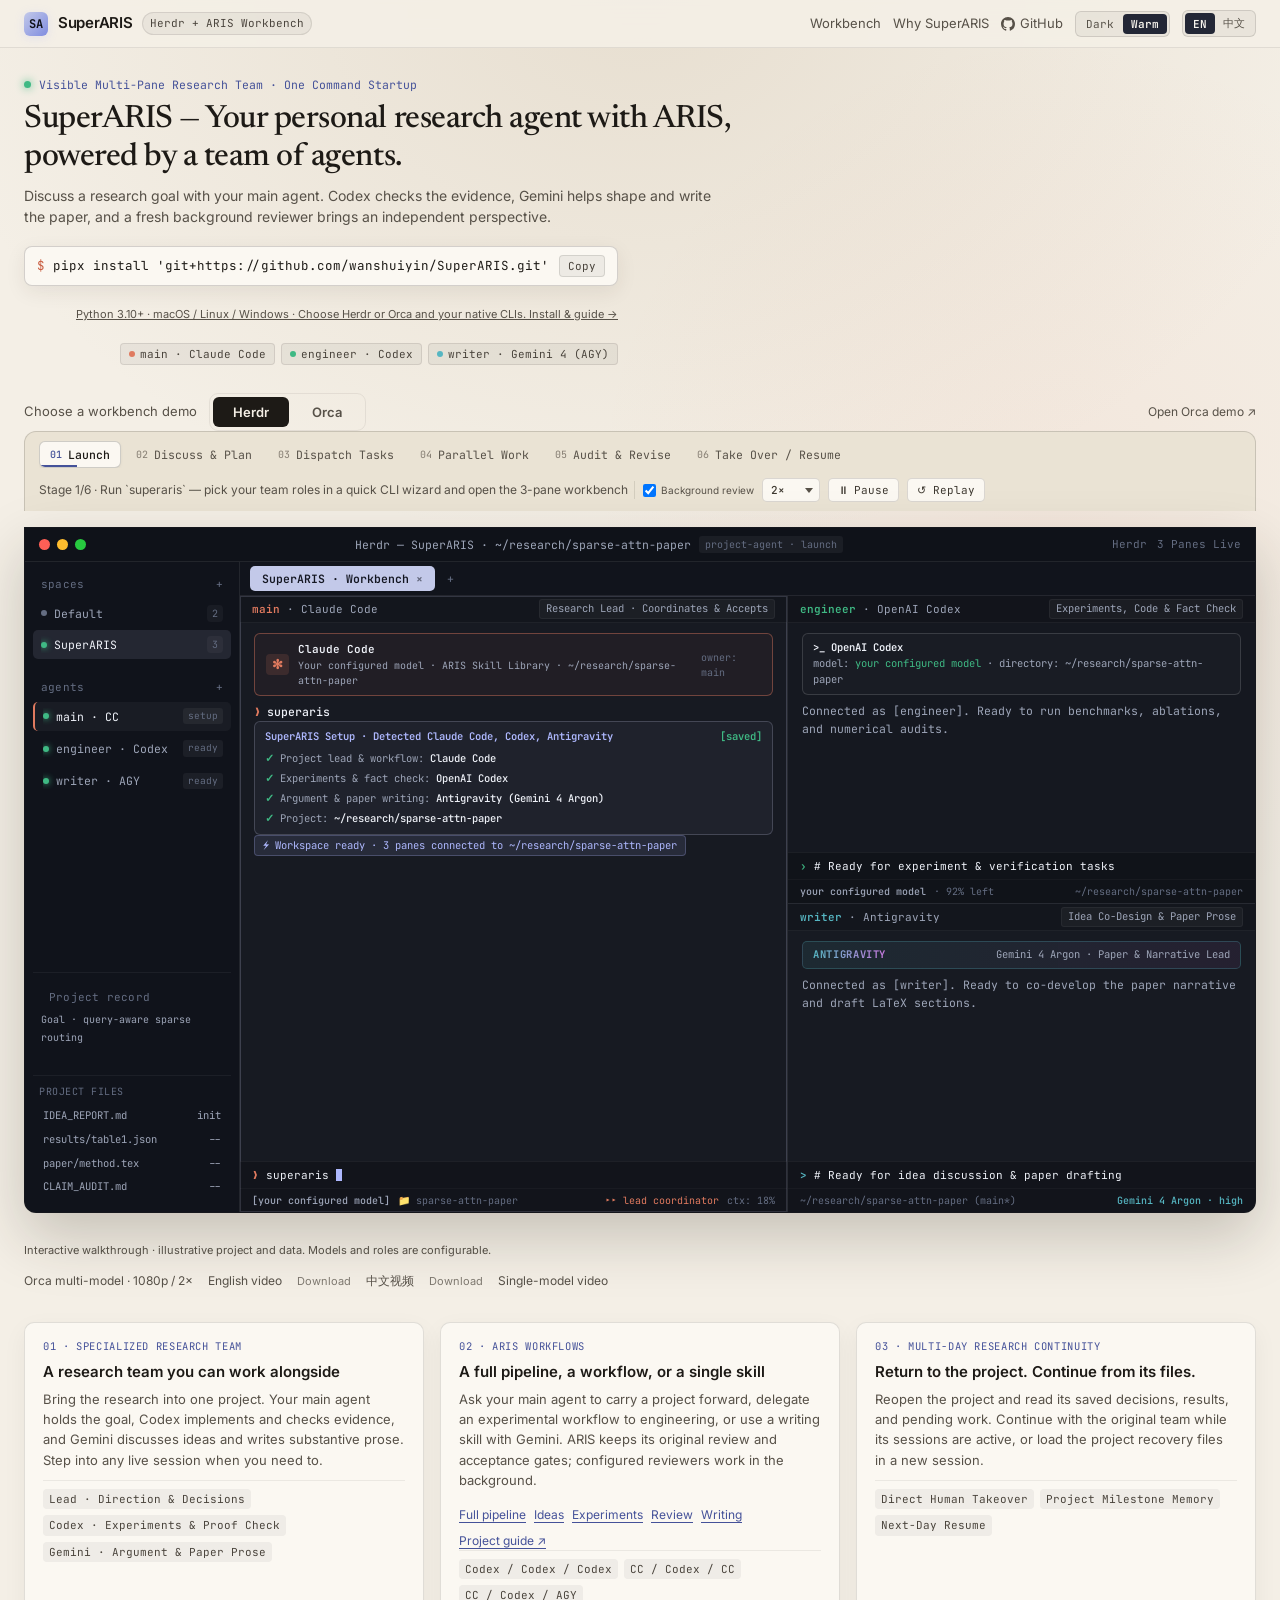
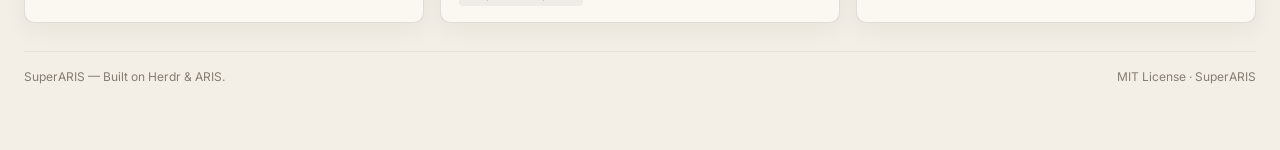
<file: site/index.html>
<!DOCTYPE html>
<html lang="en">
<head>
  <meta charset="UTF-8" />
  <meta name="viewport" content="width=device-width, initial-scale=1.0" />
  <title>SuperARIS — Your personal research agent with ARIS, powered by a team of agents.</title>
  <meta name="description" content="SuperARIS — Your personal research agent with ARIS, powered by a team of agents. Live inside a real multi-pane CLI workbench with Claude Code, Codex, and Gemini." />
  <link rel="icon" href="./favicon.svg" type="image/svg+xml" />
  <link rel="preconnect" href="https://fonts.googleapis.com" />
  <link rel="preconnect" href="https://fonts.gstatic.com" crossorigin />
  <link href="https://fonts.googleapis.com/css2?family=Inter:wght@400;500;600;700&family=JetBrains+Mono:ital,wght@0,400;0,500;0,600;1,400&family=Newsreader:ital,opsz,wght@0,6..72,500;0,6..72,600;1,6..72,400&display=swap" rel="stylesheet" />
  <style>
    :root {
      --bg-canvas: #090b10;
      --bg-canvas-elev: #0e1118;
      --herdr-chrome: #13161f;
      --herdr-sidebar: #10131b;
      --herdr-pane: #171a22;
      --herdr-pane-alt: #151820;
      --herdr-tab-active: #c3c9e9;
      --herdr-tab-text: #141722;
      --border-outer: rgba(255, 255, 255, 0.11);
      --border-pane: rgba(255, 255, 255, 0.08);
      --border-subtle: rgba(255, 255, 255, 0.05);

      --text-primary: #eef1f8;
      --text-secondary: #9da5b8;
      --text-muted: #646d82;

      --cc-coral: #e07a5f;
      --cc-coral-soft: rgba(224, 122, 95, 0.14);
      --codex-green: #3fb984;
      --codex-green-soft: rgba(63, 185, 132, 0.14);
      --agy-cyan: #56b6c2;
      --agy-purple: #c678dd;
      --agy-soft: rgba(86, 182, 194, 0.14);
      --amber-warn: #e5c07b;
      --periwinkle: #aeb8fe;
      --periwinkle-glow: rgba(174, 184, 254, 0.18);

      --font-sans: 'Inter', -apple-system, BlinkMacSystemFont, "Segoe UI", Roboto, "PingFang SC", "Microsoft YaHei", sans-serif;
      --font-serif: 'Newsreader', Georgia, "Songti SC", serif;
      --font-mono: 'JetBrains Mono', ui-monospace, SFMono-Regular, Menlo, Monaco, Consolas, monospace;
    }

    * {
      box-sizing: border-box;
      margin: 0;
      padding: 0;
    }

    html, body {
      width: 100%;
      max-width: 100%;
      overflow-x: hidden;
      background-color: var(--bg-canvas);
      color: var(--text-primary);
      font-family: var(--font-sans);
      -webkit-font-smoothing: antialiased;
      -moz-osx-font-smoothing: grayscale;
      line-height: 1.5;
    }

    body {
      background-image:
        radial-gradient(ellipse 80% 45% at 50% 0%, rgba(138, 152, 240, 0.09), transparent 70%),
        radial-gradient(ellipse 55% 40% at 82% 28%, rgba(86, 182, 194, 0.05), transparent 65%);
      min-height: 100vh;
    }

    a {
      color: inherit;
      text-decoration: none;
    }

    button {
      font-family: inherit;
      cursor: pointer;
      border: none;
      background: none;
      color: inherit;
    }

    /* Top Navigation */
    .topbar {
      position: sticky;
      top: 0;
      z-index: 40;
      backdrop-filter: blur(14px);
      -webkit-backdrop-filter: blur(14px);
      background: rgba(9, 11, 16, 0.82);
      border-bottom: 1px solid var(--border-subtle);
    }

    .topbar-inner {
      max-width: 1440px;
      margin: 0 auto;
      padding: 10px 24px;
      display: flex;
      align-items: center;
      justify-content: space-between;
      gap: 12px;
    }

    .brand {
      display: flex;
      align-items: center;
      gap: 10px;
      min-width: 0;
      flex-shrink: 0;
    }

    .brand-mark {
      width: 24px;
      height: 24px;
      border-radius: 6px;
      background: linear-gradient(135deg, #c3c9e9 0%, #7f8ce0 100%);
      color: #0e1118;
      font-family: var(--font-mono);
      font-weight: 700;
      font-size: 12px;
      display: grid;
      place-items: center;
      box-shadow: 0 2px 10px rgba(174, 184, 254, 0.25);
      flex-shrink: 0;
    }

    .brand-name {
      font-weight: 600;
      font-size: 15px;
      letter-spacing: -0.02em;
      color: var(--text-primary);
      white-space: nowrap;
    }

    .brand-badge {
      font-family: var(--font-mono);
      font-size: 11px;
      padding: 2px 7px;
      border-radius: 999px;
      background: rgba(255, 255, 255, 0.06);
      border: 1px solid var(--border-pane);
      color: var(--text-secondary);
      white-space: nowrap;
    }

    .topbar-actions {
      display: flex;
      align-items: center;
      gap: 12px;
      flex-shrink: 0;
    }

    .nav-link {
      font-size: 13px;
      color: var(--text-secondary);
      transition: color 0.15s ease;
      display: inline-flex;
      align-items: center;
      gap: 5px;
      white-space: nowrap;
    }

    .nav-link:hover {
      color: var(--text-primary);
    }

    .lang-switch {
      display: inline-flex;
      background: rgba(255, 255, 255, 0.05);
      border: 1px solid var(--border-pane);
      border-radius: 6px;
      padding: 2px;
    }

    .lang-btn {
      font-size: 11px;
      font-family: var(--font-mono);
      padding: 3px 8px;
      border-radius: 4px;
      color: var(--text-secondary);
      transition: all 0.15s ease;
    }

    .lang-btn.active {
      background: var(--herdr-tab-active);
      color: var(--herdr-tab-text);
      font-weight: 600;
    }

    /* Main Container */
    .page-shell {
      max-width: 1440px;
      width: 100%;
      margin: 0 auto;
      padding: 22px 24px 64px;
    }

    /* Compact Hero Header */
    .hero-header {
      display: flex;
      flex-wrap: wrap;
      align-items: flex-end;
      justify-content: space-between;
      gap: 18px;
      margin-bottom: 16px;
    }

    .hero-copy {
      max-width: 790px;
      min-width: 0;
    }

    .hero-eyebrow {
      display: inline-flex;
      align-items: center;
      gap: 8px;
      font-family: var(--font-mono);
      font-size: 11.5px;
      color: var(--periwinkle);
      margin-bottom: 8px;
      flex-wrap: wrap;
    }

    .eyebrow-dot {
      width: 7px;
      height: 7px;
      border-radius: 50%;
      background: var(--codex-green);
      box-shadow: 0 0 8px var(--codex-green);
      flex-shrink: 0;
    }

    .hero-title {
      font-family: var(--font-serif);
      font-size: clamp(23px, 2.5vw, 35px);
      font-weight: 500;
      line-height: 1.18;
      letter-spacing: -0.015em;
      color: var(--text-primary);
      margin-bottom: 8px;
    }

    .hero-subtitle {
      font-size: 14px;
      color: var(--text-secondary);
      line-height: 1.55;
      max-width: 700px;
    }

    .hero-install-box {
      display: flex;
      flex-direction: column;
      align-items: flex-end;
      gap: 7px;
      max-width: 100%;
    }

    .install-pill {
      display: flex;
      align-items: center;
      gap: 10px;
      background: #12151e;
      border: 1px solid var(--border-outer);
      border-radius: 8px;
      padding: 8px 12px;
      font-family: var(--font-mono);
      font-size: 12.5px;
      color: var(--text-primary);
      box-shadow: 0 8px 24px rgba(0, 0, 0, 0.35);
      max-width: 100%;
      overflow-x: auto;
    }

    .install-pill .prompt-dollar {
      color: var(--cc-coral);
      user-select: none;
    }

    .install-pill .cmd-divider {
      color: var(--text-muted);
    }

    .copy-btn {
      font-family: var(--font-mono);
      font-size: 11px;
      padding: 3px 8px;
      border-radius: 4px;
      background: rgba(255, 255, 255, 0.07);
      color: var(--text-secondary);
      border: 1px solid var(--border-subtle);
      transition: all 0.15s ease;
      flex-shrink: 0;
    }

    .copy-btn:hover {
      background: rgba(255, 255, 255, 0.13);
      color: var(--text-primary);
    }

    .hero-role-badges {
      display: flex;
      flex-wrap: wrap;
      gap: 6px;
      font-family: var(--font-mono);
      font-size: 11px;
      color: var(--text-secondary);
    }

    .role-chip {
      display: inline-flex;
      align-items: center;
      gap: 5px;
      padding: 2px 8px;
      border-radius: 4px;
      background: rgba(255, 255, 255, 0.035);
      border: 1px solid var(--border-subtle);
    }

    .chip-dot {
      width: 6px;
      height: 6px;
      border-radius: 50%;
      flex-shrink: 0;
    }

    /* Stage Director Bar (Above Workbench) */
    .director-bar {
      display: flex;
      flex-wrap: wrap;
      align-items: center;
      justify-content: space-between;
      gap: 10px;
      background: #11141d;
      border: 1px solid var(--border-outer);
      border-bottom: none;
      border-radius: 12px 12px 0 0;
      padding: 9px 14px;
    }

    .stage-steps {
      display: flex;
      align-items: center;
      gap: 4px;
      overflow-x: auto;
      max-width: 100%;
      scrollbar-width: none;
    }

    .stage-steps::-webkit-scrollbar {
      display: none;
    }

    .stage-btn {
      display: inline-flex;
      align-items: center;
      gap: 6px;
      padding: 5px 10px;
      border-radius: 6px;
      font-family: var(--font-mono);
      font-size: 11.5px;
      color: var(--text-secondary);
      background: transparent;
      border: 1px solid transparent;
      transition: all 0.15s ease;
      white-space: nowrap;
      position: relative;
      overflow: hidden;
    }

    .stage-btn:hover {
      color: var(--text-primary);
      background: rgba(255, 255, 255, 0.04);
    }

    .stage-btn.active {
      color: var(--text-primary);
      background: rgba(195, 201, 233, 0.12);
      border-color: rgba(195, 201, 233, 0.28);
      font-weight: 500;
    }

    .stage-num {
      font-size: 10px;
      color: var(--text-muted);
    }

    .stage-btn.active .stage-num {
      color: var(--periwinkle);
    }

    .stage-progress {
      position: absolute;
      left: 0;
      bottom: 0;
      height: 2px;
      background: var(--periwinkle);
      width: 0%;
    }

    .director-controls {
      display: flex;
      align-items: center;
      gap: 8px;
      flex-shrink: 0;
    }

    .stage-caption-pill {
      font-size: 12px;
      color: var(--text-secondary);
      padding-right: 6px;
      border-right: 1px solid var(--border-pane);
    }

    .ctrl-btn {
      display: inline-flex;
      align-items: center;
      gap: 5px;
      font-family: var(--font-mono);
      font-size: 11px;
      padding: 4px 9px;
      border-radius: 5px;
      background: rgba(255, 255, 255, 0.05);
      border: 1px solid var(--border-pane);
      color: var(--text-secondary);
      transition: all 0.15s ease;
      white-space: nowrap;
    }

    .ctrl-btn:hover {
      background: rgba(255, 255, 255, 0.1);
      color: var(--text-primary);
    }

    /* =====================================================
       HERDR NATIVE WORKBENCH WINDOW
       ===================================================== */
    .herdr-window {
      background: var(--herdr-chrome);
      border: 1px solid var(--border-outer);
      border-radius: 0 0 12px 12px;
      box-shadow:
        0 26px 70px rgba(0, 0, 0, 0.65),
        0 0 0 1px rgba(255, 255, 255, 0.03) inset;
      overflow: hidden;
      position: relative;
    }

    /* macOS Window Titlebar */
    .herdr-titlebar {
      height: 34px;
      background: #0f1219;
      border-bottom: 1px solid var(--border-pane);
      display: flex;
      align-items: center;
      justify-content: space-between;
      padding: 0 14px;
      user-select: none;
      gap: 8px;
    }

    .window-Lights {
      display: flex;
      align-items: center;
      gap: 7px;
      flex-shrink: 0;
    }

    .light {
      width: 11px;
      height: 11px;
      border-radius: 50%;
    }
    .light.red { background: #ff5f56; }
    .light.yellow { background: #ffbd2e; }
    .light.green { background: #27c93f; }

    .window-title {
      font-family: var(--font-mono);
      font-size: 11.5px;
      color: var(--text-secondary);
      display: flex;
      align-items: center;
      gap: 8px;
      min-width: 0;
      overflow: hidden;
      text-overflow: ellipsis;
      white-space: nowrap;
    }

    .window-title-badge {
      font-size: 10px;
      padding: 1px 6px;
      border-radius: 3px;
      background: rgba(255, 255, 255, 0.05);
      color: var(--text-muted);
    }

    .window-meta {
      font-family: var(--font-mono);
      font-size: 11px;
      color: var(--text-muted);
      display: flex;
      align-items: center;
      gap: 10px;
      flex-shrink: 0;
    }

    /* Main Herdr Body: Left Sidebar + Right Workspace */
    .herdr-body {
      display: grid;
      grid-template-columns: 215px minmax(0, 1fr);
      height: 650px;
      position: relative;
    }

    /* Left Herdr Sidebar (spaces + agents) */
    .herdr-sidebar {
      background: var(--herdr-sidebar);
      border-right: 1px solid var(--border-pane);
      padding: 10px 8px;
      display: flex;
      flex-direction: column;
      justify-content: space-between;
      font-family: var(--font-mono);
      user-select: none;
      min-width: 0;
    }

    .sidebar-section {
      margin-bottom: 16px;
    }

    .sidebar-heading {
      display: flex;
      align-items: center;
      justify-content: space-between;
      font-size: 11px;
      color: var(--text-muted);
      padding: 4px 8px 6px;
      letter-spacing: 0.02em;
    }

    .sidebar-item {
      display: flex;
      align-items: center;
      justify-content: space-between;
      padding: 6px 8px;
      border-radius: 5px;
      font-size: 11.5px;
      color: var(--text-secondary);
      margin-bottom: 2px;
      transition: background 0.15s ease;
    }

    .sidebar-item.active {
      background: rgba(195, 201, 233, 0.11);
      color: var(--text-primary);
    }

    .sidebar-item-left {
      display: flex;
      align-items: center;
      gap: 7px;
      min-width: 0;
      overflow: hidden;
      text-overflow: ellipsis;
      white-space: nowrap;
    }

    .status-dot {
      width: 6px;
      height: 6px;
      border-radius: 50%;
      background: var(--text-muted);
      flex-shrink: 0;
    }

    .status-dot.live {
      background: var(--codex-green);
      box-shadow: 0 0 6px var(--codex-green);
    }

    .status-dot.busy {
      background: var(--amber-warn);
      box-shadow: 0 0 6px var(--amber-warn);
    }

    .sidebar-count {
      font-size: 10px;
      color: var(--text-muted);
      padding: 1px 5px;
      border-radius: 4px;
      background: rgba(255, 255, 255, 0.04);
      flex-shrink: 0;
    }

    .agent-row {
      display: flex;
      align-items: center;
      justify-content: space-between;
      padding: 6px 8px;
      border-radius: 5px;
      font-size: 11.5px;
      color: var(--text-secondary);
      margin-bottom: 3px;
      border-left: 2px solid transparent;
      transition: all 0.15s ease;
    }

    .agent-row.active-role {
      background: rgba(255, 255, 255, 0.04);
      color: var(--text-primary);
    }

    .agent-row.role-main.active-role { border-left-color: var(--cc-coral); }
    .agent-row.role-eng.active-role { border-left-color: var(--codex-green); }
    .agent-row.role-writer.active-role { border-left-color: var(--agy-cyan); }

    .agent-badge {
      font-size: 9.5px;
      padding: 1px 5px;
      border-radius: 3px;
      background: rgba(255, 255, 255, 0.05);
      color: var(--text-muted);
    }

    .sidebar-footer {
      border-top: 1px solid var(--border-subtle);
      padding: 8px 6px 2px;
      font-size: 10.5px;
      color: var(--text-muted);
    }

    .artifact-tree-title {
      font-size: 10px;
      text-transform: uppercase;
      letter-spacing: 0.05em;
      color: var(--text-muted);
      margin-bottom: 6px;
    }

    .artifact-file {
      display: flex;
      align-items: center;
      justify-content: space-between;
      padding: 3px 4px;
      border-radius: 4px;
      font-size: 10.5px;
      color: var(--text-secondary);
      margin-bottom: 2px;
      transition: all 0.2s ease;
    }

    .artifact-file.updated {
      background: rgba(63, 185, 132, 0.12);
      color: #a8f0ce;
    }

    /* Right Workspace Area (Top Tabbar + 3-Pane Split) */
    .herdr-workspace {
      display: flex;
      flex-direction: column;
      height: 100%;
      min-width: 0;
      min-height: 0;
      background: var(--herdr-pane);
      position: relative;
    }

    /* Herdr Space Tabbar */
    .herdr-tabbar {
      height: 34px;
      background: #11141c;
      border-bottom: 1px solid var(--border-pane);
      display: flex;
      align-items: center;
      justify-content: space-between;
      padding: 0 10px;
      font-family: var(--font-mono);
      font-size: 11.5px;
      flex-shrink: 0;
    }

    .herdr-tabs-left {
      display: flex;
      align-items: center;
      gap: 6px;
      min-width: 0;
    }

    .herdr-tab {
      display: inline-flex;
      align-items: center;
      gap: 7px;
      padding: 4px 12px;
      border-radius: 5px;
      background: var(--herdr-tab-active);
      color: var(--herdr-tab-text);
      font-weight: 600;
      font-size: 11.5px;
      white-space: nowrap;
    }

    .herdr-tab-add {
      color: var(--text-muted);
      padding: 2px 6px;
    }

    /* Mobile Pane Switcher (Only visible on small screens) */
    .mobile-pane-tabs {
      display: none;
      gap: 4px;
    }

    .mobile-pane-btn {
      font-family: var(--font-mono);
      font-size: 10.5px;
      padding: 3px 7px;
      border-radius: 4px;
      background: rgba(255, 255, 255, 0.05);
      color: var(--text-secondary);
      border: 1px solid var(--border-subtle);
      white-space: nowrap;
    }

    .mobile-pane-btn.active {
      background: rgba(195, 201, 233, 0.18);
      color: var(--text-primary);
      border-color: var(--periwinkle);
    }

    /* 3-Pane Split Grid: Left Full Height (CC), Right Stacked (Codex Top, AGY Bottom) */
    .panes-grid {
      flex: 1;
      display: grid;
      grid-template-columns: 1.08fr 0.92fr;
      grid-template-rows: 1fr 1fr;
      min-height: 0;
      position: relative;
    }

    .cli-pane {
      display: flex;
      flex-direction: column;
      min-width: 0;
      min-height: 0;
      background: var(--herdr-pane);
      position: relative;
      transition: box-shadow 0.2s ease, background-color 0.2s ease;
    }

    .cli-pane.pane-main {
      grid-column: 1 / 2;
      grid-row: 1 / 3;
      border-right: 1px solid var(--border-pane);
    }

    .cli-pane.pane-engineer {
      grid-column: 2 / 3;
      grid-row: 1 / 2;
      border-bottom: 1px solid var(--border-pane);
      background: var(--herdr-pane-alt);
    }

    .cli-pane.pane-writer {
      grid-column: 2 / 3;
      grid-row: 2 / 3;
    }

    .cli-pane.pane-focused {
      box-shadow: inset 0 0 0 1px rgba(195, 201, 233, 0.22);
    }

    /* Pane Header Bar */
    .pane-topbar {
      height: 27px;
      padding: 0 12px;
      border-bottom: 1px solid var(--border-subtle);
      display: flex;
      align-items: center;
      justify-content: space-between;
      font-family: var(--font-mono);
      font-size: 11px;
      background: rgba(0, 0, 0, 0.16);
      flex-shrink: 0;
      gap: 6px;
    }

    .pane-id {
      display: flex;
      align-items: center;
      gap: 7px;
      color: var(--text-secondary);
      min-width: 0;
      white-space: nowrap;
    }

    .pane-role-tag {
      font-weight: 600;
      color: var(--text-primary);
    }

    .pane-main .pane-role-tag { color: var(--cc-coral); }
    .pane-engineer .pane-role-tag { color: var(--codex-green); }
    .pane-writer .pane-role-tag { color: var(--agy-cyan); }

    .pane-right-meta {
      display: flex;
      align-items: center;
      gap: 8px;
      font-size: 10.5px;
      color: var(--text-muted);
      min-width: 0;
      overflow: hidden;
      text-overflow: ellipsis;
      white-space: nowrap;
    }

    .write-scope-pill {
      padding: 1px 6px;
      border-radius: 3px;
      background: rgba(255, 255, 255, 0.04);
      border: 1px solid var(--border-subtle);
      color: var(--text-secondary);
    }

    /* Terminal Scroll Content */
    .pane-stream {
      flex: 1;
      padding: 10px 14px;
      font-family: var(--font-mono);
      font-size: 11.5px;
      line-height: 1.52;
      overflow-y: auto;
      display: flex;
      flex-direction: column;
      gap: 7px;
      scrollbar-width: thin;
      scrollbar-color: rgba(255,255,255,0.12) transparent;
    }

    /* Native CLI Banner Boxes */
    .cc-welcome-box {
      border: 1px solid rgba(224, 122, 95, 0.42);
      border-radius: 6px;
      padding: 7px 11px;
      background: rgba(224, 122, 95, 0.05);
      display: flex;
      align-items: center;
      justify-content: space-between;
      gap: 10px;
      font-size: 11px;
      flex-shrink: 0;
    }

    .cc-welcome-left {
      display: flex;
      align-items: center;
      gap: 9px;
      min-width: 0;
    }

    .cc-mascot {
      color: var(--cc-coral);
      font-weight: 700;
      font-size: 13px;
      line-height: 1;
      padding: 4px 6px;
      background: rgba(224, 122, 95, 0.14);
      border-radius: 4px;
      flex-shrink: 0;
    }

    .codex-banner-box {
      border: 1px solid rgba(255, 255, 255, 0.14);
      border-radius: 6px;
      padding: 6px 10px;
      background: rgba(255, 255, 255, 0.02);
      font-size: 10.5px;
      color: var(--text-secondary);
      flex-shrink: 0;
    }

    .agy-banner-box {
      display: flex;
      align-items: center;
      justify-content: space-between;
      padding: 5px 10px;
      border-radius: 5px;
      background: linear-gradient(90deg, rgba(86, 182, 194, 0.1), rgba(198, 120, 221, 0.08));
      border: 1px solid rgba(86, 182, 194, 0.25);
      font-size: 10.5px;
      flex-shrink: 0;
    }

    .agy-logo-text {
      font-weight: 700;
      letter-spacing: 0.06em;
      background: linear-gradient(90deg, #56b6c2, #c678dd);
      -webkit-background-clip: text;
      -webkit-text-fill-color: transparent;
    }

    /* Terminal History Separator */
    .history-divider {
      display: flex;
      align-items: center;
      gap: 8px;
      font-size: 10px;
      color: var(--text-muted);
      margin: 2px 0;
      user-select: none;
    }

    .history-divider::before,
    .history-divider::after {
      content: "";
      flex: 1;
      height: 1px;
      background: var(--border-subtle);
    }

    /* Terminal Log Lines */
    .t-entry {
      opacity: 0;
      transform: translateY(3px);
      animation: termFadeIn 0.2s ease forwards;
    }

    .t-entry.t-history {
      opacity: 0.72;
      transform: none;
      animation: none;
    }

    @keyframes termFadeIn {
      to {
        opacity: 1;
        transform: translateY(0);
      }
    }

    .t-cmd {
      color: var(--text-primary);
      font-weight: 500;
    }

    .t-cmd .p-char {
      color: var(--cc-coral);
      margin-right: 6px;
    }

    .pane-engineer .t-cmd .p-char { color: var(--codex-green); }
    .pane-writer .t-cmd .p-char { color: var(--agy-cyan); }

    .t-skill {
      display: inline-flex;
      align-items: center;
      gap: 6px;
      padding: 2px 8px;
      border-radius: 4px;
      background: rgba(174, 184, 254, 0.11);
      border: 1px solid rgba(174, 184, 254, 0.25);
      color: var(--periwinkle);
      font-size: 10.5px;
    }

    .t-info {
      color: var(--text-secondary);
    }

    .t-muted {
      color: var(--text-muted);
      font-size: 10.5px;
    }

    .t-file-card {
      background: rgba(0, 0, 0, 0.26);
      border: 1px solid var(--border-pane);
      border-left: 2px solid var(--periwinkle);
      border-radius: 5px;
      padding: 6px 9px;
      font-size: 10.5px;
    }

    .pane-engineer .t-file-card { border-left-color: var(--codex-green); }
    .pane-writer .t-file-card { border-left-color: var(--agy-cyan); }

    .t-file-head {
      display: flex;
      align-items: center;
      justify-content: space-between;
      color: var(--text-primary);
      font-weight: 500;
      margin-bottom: 3px;
      gap: 8px;
    }

    .t-diff-add { color: #58d68d; }
    .t-diff-del { color: #ec7063; }

    /* Compact Inline CLI Wizard inside Main Pane (Scene 1) */
    .t-cli-wizard {
      background: rgba(195, 201, 233, 0.05);
      border: 1px solid rgba(195, 201, 233, 0.22);
      border-radius: 6px;
      padding: 7px 10px;
      font-size: 10.5px;
      display: flex;
      flex-direction: column;
      gap: 4px;
    }

    .t-cli-wizard-title {
      color: var(--periwinkle);
      font-weight: 600;
      display: flex;
      align-items: center;
      justify-content: space-between;
      margin-bottom: 2px;
    }

    .t-cli-wizard-row {
      display: flex;
      align-items: baseline;
      gap: 6px;
      color: var(--text-secondary);
    }

    .t-cli-wizard-row .q-mark {
      color: var(--codex-green);
      font-weight: 600;
      flex-shrink: 0;
    }

    .t-cli-wizard-row .ans-val {
      color: var(--text-primary);
      font-weight: 500;
    }

    .t-handoff {
      display: flex;
      align-items: center;
      gap: 7px;
      padding: 5px 9px;
      border-radius: 5px;
      background: rgba(224, 122, 95, 0.09);
      border: 1px solid rgba(224, 122, 95, 0.25);
      color: #f3b5a4;
      font-size: 10.5px;
    }

    /* Native CLI Input & Status Bar at Bottom of Each Pane */
    .pane-bottom {
      border-top: 1px solid var(--border-subtle);
      background: rgba(0, 0, 0, 0.22);
      font-family: var(--font-mono);
      flex-shrink: 0;
    }

    .pane-input-line {
      padding: 5px 12px;
      font-size: 11px;
      color: var(--text-primary);
      display: flex;
      align-items: center;
      gap: 7px;
      border-bottom: 1px solid rgba(255, 255, 255, 0.03);
      min-height: 27px;
    }

    .input-prompt-char {
      color: var(--cc-coral);
      font-weight: 600;
      flex-shrink: 0;
    }
    .pane-engineer .input-prompt-char { color: var(--codex-green); }
    .pane-writer .input-prompt-char { color: var(--agy-cyan); }

    .typing-text {
      color: var(--text-primary);
      white-space: nowrap;
      overflow: hidden;
      text-overflow: ellipsis;
    }

    .cursor-block {
      display: inline-block;
      width: 6px;
      height: 12px;
      background: var(--periwinkle);
      vertical-align: middle;
      animation: blink 1s step-end infinite;
      flex-shrink: 0;
    }

    @keyframes blink {
      50% { opacity: 0; }
    }

    .pane-statusbar {
      padding: 4px 12px;
      font-size: 10px;
      color: var(--text-muted);
      display: flex;
      align-items: center;
      justify-content: space-between;
      gap: 6px;
    }

    .status-left, .status-right {
      display: flex;
      align-items: center;
      gap: 8px;
      white-space: nowrap;
      overflow: hidden;
      text-overflow: ellipsis;
    }

    .model-tag {
      color: var(--text-secondary);
      font-weight: 500;
    }

    /* Background Review Drawer (Docked above bottom status bar so writer input stays visible) */
    .mcp-drawer {
      position: absolute;
      right: 14px;
      bottom: 64px;
      z-index: 25;
      width: 390px;
      max-width: calc(100% - 28px);
      background: rgba(15, 18, 26, 0.96);
      backdrop-filter: blur(12px);
      border: 1px solid rgba(229, 192, 123, 0.45);
      border-radius: 8px;
      padding: 10px 12px;
      box-shadow: 0 14px 36px rgba(0, 0, 0, 0.65);
      font-family: var(--font-mono);
      font-size: 11px;
      opacity: 0;
      pointer-events: none;
      transform: translateY(8px);
      transition: all 0.22s ease;
    }

    .mcp-drawer.visible {
      opacity: 1;
      pointer-events: auto;
      transform: translateY(0);
    }

    .mcp-head {
      display: flex;
      align-items: center;
      justify-content: space-between;
      margin-bottom: 5px;
      color: var(--amber-warn);
      font-weight: 600;
      gap: 8px;
    }

    .mcp-body {
      color: var(--text-secondary);
      font-size: 10.5px;
      line-height: 1.45;
    }

    /* Compact Secondary Section Below Workbench (3 Cards) */
    .below-fold {
      margin-top: 24px;
      display: grid;
      grid-template-columns: repeat(3, 1fr);
      gap: 16px;
    }

    .info-card {
      background: #11141d;
      border: 1px solid var(--border-pane);
      border-radius: 10px;
      padding: 16px 18px;
    }

    .info-card-kicker {
      font-family: var(--font-mono);
      font-size: 10.5px;
      text-transform: uppercase;
      letter-spacing: 0.06em;
      color: var(--periwinkle);
      margin-bottom: 6px;
    }

    .info-card-title {
      font-size: 15px;
      font-weight: 600;
      color: var(--text-primary);
      margin-bottom: 6px;
    }

    .info-card-desc {
      font-size: 13px;
      color: var(--text-secondary);
      line-height: 1.55;
      margin-bottom: 10px;
    }

    .info-card-meta {
      font-family: var(--font-mono);
      font-size: 11px;
      color: var(--text-muted);
      padding-top: 8px;
      border-top: 1px solid var(--border-subtle);
      display: flex;
      flex-wrap: wrap;
      gap: 6px;
    }

    .meta-tag {
      padding: 2px 6px;
      border-radius: 4px;
      background: rgba(255, 255, 255, 0.04);
      color: var(--text-secondary);
    }

    /* Footer */
    .page-footer {
      margin-top: 28px;
      padding-top: 16px;
      border-top: 1px solid var(--border-subtle);
      display: flex;
      flex-wrap: wrap;
      align-items: center;
      justify-content: space-between;
      gap: 12px;
      font-size: 12px;
      color: var(--text-muted);
    }

    /* Responsive adjustments */
    @media (max-width: 1080px) {
      .herdr-body {
        grid-template-columns: 175px minmax(0, 1fr);
        height: 620px;
      }
      .below-fold {
        grid-template-columns: 1fr;
      }
    }

    @media (max-width: 780px) {
      .topbar-inner {
        padding: 8px 12px;
        gap: 8px;
      }
      .brand-badge,
      .nav-link-anchor {
        display: none;
      }
      .page-shell {
        padding: 14px 10px 44px;
      }
      .hero-header {
        flex-direction: column;
        align-items: flex-start;
        gap: 12px;
      }
      .hero-install-box {
        align-items: flex-start;
        width: 100%;
      }
      .install-pill {
        width: 100%;
        justify-content: space-between;
        font-size: 11.5px;
        padding: 7px 10px;
      }
      .director-bar {
        padding: 8px 10px;
      }
      .stage-caption-pill,
      .window-meta {
        display: none;
      }
      .herdr-body {
        grid-template-columns: 1fr;
        grid-template-rows: auto minmax(0, 1fr);
        height: 560px;
      }
      .herdr-sidebar {
        height: auto;
        border-right: none;
        border-bottom: 1px solid var(--border-pane);
        padding: 6px 10px;
        flex-direction: row;
        align-items: center;
         gap: 8px;
        overflow-x: auto;
      }
      .sidebar-section {
        margin-bottom: 0;
        display: flex;
        align-items: center;
        gap: 6px;
        flex-shrink: 0;
      }
      .sidebar-heading,
      .sidebar-footer {
        display: none;
      }
      .herdr-tabbar {
        height: auto;
        min-height: 34px;
        padding: 5px 8px;
        flex-wrap: wrap;
        gap: 6px;
      }
      .herdr-tab {
        padding: 3px 8px;
        font-size: 10.5px;
      }
      .herdr-tab-add {
        display: none;
      }
      .mobile-pane-tabs {
        display: flex;
        flex-wrap: wrap;
      }
      .panes-grid {
        grid-template-columns: 1fr;
        grid-template-rows: 1fr;
      }
      .cli-pane {
        display: none;
      }
      .cli-pane.mobile-active {
        display: flex;
        grid-column: 1 / -1;
        grid-row: 1 / -1;
      }
      .mcp-drawer {
        left: 10px;
        right: 10px;
        bottom: 62px;
        width: auto;
      }
    }

    @media (prefers-reduced-motion: reduce) {
      *, *::before, *::after {
        animation-duration: 0.01ms !important;
        animation-iteration-count: 1 !important;
        transition-duration: 0.01ms !important;
      }
    }
      /* =====================================================
       THEME SWITCHER, PLAYBACK SPEED & WARM BEIGE PAGE THEME
       ===================================================== */
    .theme-switch {
      display: inline-flex;
      background: rgba(255, 255, 255, 0.05);
      border: 1px solid var(--border-pane);
      border-radius: 6px;
      padding: 2px;
      gap: 1px;
    }

    .theme-btn {
      font-size: 11px;
      font-family: var(--font-mono);
      padding: 3px 8px;
      border-radius: 4px;
      color: var(--text-secondary);
      transition: all 0.15s ease;
      white-space: nowrap;
    }

    .theme-btn:hover {
      color: var(--text-primary);
    }

    .theme-btn.active,
    body:not([data-theme="warm"]) #themeDarkBtn,
    body[data-theme="warm"] #themeWarmBtn {
      background: var(--herdr-tab-active);
      color: var(--herdr-tab-text);
      font-weight: 600;
    }

    .speed-select {
      appearance: none;
      -webkit-appearance: none;
      font-family: var(--font-mono);
      font-size: 11px;
      font-weight: 500;
      padding: 4px 20px 4px 8px;
      border-radius: 5px;
      background-color: rgba(255, 255, 255, 0.05);
      background-image: url("data:image/svg+xml,%3Csvg xmlns='http://www.w3.org/2000/svg' width='8' height='5' viewBox='0 0 8 5'%3E%3Cpath fill='%239da5b8' d='M0 0l4 5 4-5z'/%3E%3C/svg%3E");
      background-repeat: no-repeat;
      background-position: right 6px center;
      border: 1px solid var(--border-pane);
      color: var(--text-secondary);
      cursor: pointer;
      transition: all 0.15s ease;
    }

    .speed-select:hover,
    .speed-select:focus {
      color: var(--text-primary);
      border-color: var(--border-outer);
      outline: none;
    }

    .speed-select option {
      background: #13161f;
      color: #eef1f8;
    }

    /* Warm Beige Outer Page Theme (Herdr terminal stays native dark) */
    body[data-theme="warm"] {
      --bg-canvas: #f4efe6;
      --bg-canvas-elev: #fbf8f2;
      --text-primary: #1d1a16;
      --text-secondary: #575148;
      --text-muted: #857d72;
      --border-outer: rgba(29, 26, 22, 0.16);
      --border-pane: rgba(29, 26, 22, 0.11);
      --border-subtle: rgba(29, 26, 22, 0.07);
      --periwinkle: #455299;

      background-color: var(--bg-canvas);
      background-image:
        radial-gradient(ellipse 80% 45% at 50% 0%, rgba(186, 165, 132, 0.22), transparent 70%),
        radial-gradient(ellipse 55% 40% at 82% 28%, rgba(224, 122, 95, 0.07), transparent 65%);
      color: var(--text-primary);
    }

    body[data-theme="warm"] .topbar {
      background: rgba(244, 239, 230, 0.88);
      border-bottom-color: rgba(29, 26, 22, 0.09);
    }

    body[data-theme="warm"] .brand-badge,
    body[data-theme="warm"] .role-chip,
    body[data-theme="warm"] .meta-tag {
      background: rgba(29, 26, 22, 0.05);
      border-color: rgba(29, 26, 22, 0.1);
      color: #4a443c;
    }

    body[data-theme="warm"] .theme-switch,
    body[data-theme="warm"] .lang-switch {
      background: rgba(29, 26, 22, 0.05);
      border-color: rgba(29, 26, 22, 0.13);
    }

    body[data-theme="warm"] #themeDarkBtn {
      background: transparent;
      color: var(--text-secondary);
      font-weight: 400;
    }

    body[data-theme="warm"] #themeWarmBtn,
    body[data-theme="warm"] .lang-btn.active {
      background: #232736;
      color: #f7f4ed;
      font-weight: 600;
    }

    body[data-theme="warm"] .install-pill {
      background: #fbf8f2;
      border-color: rgba(29, 26, 22, 0.18);
      color: #1d1a16;
      box-shadow: 0 6px 20px rgba(45, 38, 28, 0.08);
    }

    body[data-theme="warm"] .install-pill .prompt-dollar {
      color: #c85a3d;
    }

    body[data-theme="warm"] .copy-btn {
      background: rgba(29, 26, 22, 0.06);
      border-color: rgba(29, 26, 22, 0.12);
      color: #4a443c;
    }

    body[data-theme="warm"] .copy-btn:hover {
      background: rgba(29, 26, 22, 0.11);
      color: #1d1a16;
    }

    body[data-theme="warm"] .director-bar {
      background: #eae3d4;
      border-color: rgba(29, 26, 22, 0.16);
    }

    body[data-theme="warm"] .stage-btn:hover {
      background: rgba(29, 26, 22, 0.05);
    }

    body[data-theme="warm"] .stage-btn.active {
      background: #fbf8f2;
      border-color: rgba(29, 26, 22, 0.2);
      color: #1d1a16;
      box-shadow: 0 1px 3px rgba(29, 26, 22, 0.06);
    }

    body[data-theme="warm"] .ctrl-btn,
    body[data-theme="warm"] .speed-select {
      background-color: #fbf8f2;
      border-color: rgba(29, 26, 22, 0.15);
      color: #3d3830;
    }

    body[data-theme="warm"] .speed-select {
      background-image: url("data:image/svg+xml,%3Csvg xmlns='http://www.w3.org/2000/svg' width='8' height='5' viewBox='0 0 8 5'%3E%3Cpath fill='%23575148' d='M0 0l4 5 4-5z'/%3E%3C/svg%3E");
    }

    body[data-theme="warm"] .ctrl-btn:hover,
    body[data-theme="warm"] .speed-select:hover {
      background-color: #ffffff;
      color: #1d1a16;
    }

    body[data-theme="warm"] .info-card {
      background: #fbf8f2;
      border-color: rgba(29, 26, 22, 0.12);
      box-shadow: 0 8px 24px rgba(45, 38, 28, 0.05);
    }

    /* Strictly lock Herdr workbench internal tokens so terminal stays 100% dark */
    body[data-theme="warm"] .herdr-window {
      --text-primary: #eef1f8;
      --text-secondary: #9da5b8;
      --text-muted: #646d82;
      --border-outer: rgba(255, 255, 255, 0.11);
      --border-pane: rgba(255, 255, 255, 0.08);
      --border-subtle: rgba(255, 255, 255, 0.05);
      --periwinkle: #aeb8fe;
      color: #eef1f8;
      border-color: rgba(29, 26, 22, 0.24);
      box-shadow:
        0 24px 60px rgba(36, 30, 20, 0.22),
        0 0 0 1px rgba(255, 255, 255, 0.04) inset;
    }

    @media (max-width: 780px) {
      .topbar-actions {
        gap: 6px;
      }
      .topbar-actions .nav-link span {
        display: none;
      }
      .theme-btn,
      .lang-btn {
        padding: 3px 6px;
        font-size: 10.5px;
      }
      .director-controls {
        gap: 5px;
      }
      .speed-select,
      .ctrl-btn {
        padding: 4px 7px;
        font-size: 10.5px;
      }
      .speed-select {
        padding-right: 17px;
      }
    }

    .project-record {margin-top:auto;padding:12px 8px;border-top:1px solid var(--border-subtle)}
    @media(max-width:780px){.project-record {display:none}.review-control{font-size:9px!important}}
    .workflow-links {display:flex;flex-wrap:wrap;gap:8px;margin-top:16px;font-size:12px;color:var(--periwinkle)}
    .workflow-links a {text-decoration:underline;text-underline-offset:3px}
    .demo-note,.install-note {font-size:11px;color:var(--text-secondary);margin:12px 0;line-height:1.7}
    .install-note a {text-decoration:underline}
    .install-pill {min-width:0;max-width:100%}
    .install-pill > span {overflow-wrap:anywhere;min-width:0}
    button:focus-visible,a:focus-visible,select:focus-visible {outline:2px solid var(--periwinkle);outline-offset:3px}
  </style>
  <link rel="stylesheet" href="workbench-hosts.css">
</head>
<body data-theme="warm">

  <!-- Top Bar -->
  <header class="topbar">
    <div class="topbar-inner">
      <div class="brand">
        <div class="brand-mark">SA</div>
        <span class="brand-name">SuperARIS</span>
        <span class="brand-badge">Herdr + ARIS Workbench</span>
      </div>
      <div class="topbar-actions">
        <a href="#workbench" class="nav-link nav-link-anchor" data-i18n="nav_workbench">Workbench</a>
        <a href="#capabilities" class="nav-link nav-link-anchor" data-i18n="nav_architecture">Why SuperARIS</a>
        <a href="https://github.com/wanshuiyin/SuperARIS" target="_blank" rel="noopener" class="nav-link">
          <svg width="14" height="14" viewBox="0 0 16 16" fill="currentColor"><path d="M8 0C3.58 0 0 3.58 0 8c0 3.54 2.29 6.53 5.47 7.59.4.07.55-.17.55-.38 0-.19-.01-.82-.01-1.49-2.01.37-2.53-.49-2.69-.94-.09-.23-.48-.94-.82-1.13-.28-.15-.68-.52-.01-.53.63-.01 1.08.58 1.23.82.72 1.21 1.87.87 2.33.66.07-.52.28-.87.51-1.07-1.78-.2-3.64-.89-3.64-3.95 0-.87.31-1.59.82-2.15-.08-.2-.36-1.02.08-2.12 0 0 .67-.21 2.2.82.64-.18 1.32-.27 2-.27.68 0 1.36.09 2 .27 1.53-1.04 2.2-.82 2.2-.82.44 1.1.16 1.92.08 2.12.51.56.82 1.27.82 2.15 0 3.07-1.87 3.75-3.65 3.95.29.25.54.73.54 1.48 0 1.07-.01 1.93-.01 2.2 0 .21.15.46.55.38A8.013 8.013 0 0016 8c0-4.42-3.58-8-8-8z"/></svg>
          <span>GitHub</span>
        </a>
        <div class="theme-switch" role="group" aria-label="Page theme">
<button type="button" class="theme-btn" id="themeDarkBtn" aria-pressed="false" data-i18n="theme_dark">Dark</button>
<button type="button" class="theme-btn active" id="themeWarmBtn" aria-pressed="true" data-i18n="theme_warm">Warm</button>
</div>
<div class="lang-switch" role="group" aria-label="Language switch">
          <button type="button" class="lang-btn active" id="lang-en" data-lang="en">EN</button>
          <button type="button" class="lang-btn" id="lang-zh" data-lang="zh">中文</button>
        </div>
      </div>
    </div>
  </header>

  <!-- Main Content -->
  <main class="page-shell">

    <!-- Compact Hero Header -->
    <section class="hero-header">
      <div class="hero-copy">
        <div class="hero-eyebrow">
          <span class="eyebrow-dot"></span>
          <span data-i18n="eyebrow">Visible Multi-Pane Research Team · One Command Startup</span>
        </div>
        <h1 class="hero-title">SuperARIS — Your personal research agent with ARIS, powered by a team of agents.</h1>
        <p class="hero-subtitle" id="hero-subtitle">Discuss a research goal with your main agent. Codex checks the evidence, Gemini helps shape and write the paper, and a fresh background reviewer brings an independent perspective.</p>
      </div>

      <div class="hero-install-box">
        <div class="install-pill">
          <span><span class="prompt-dollar">$</span> pipx install 'git+https://github.com/wanshuiyin/SuperARIS.git'</span>
          <button type="button" class="copy-btn" id="copy-cmd-btn">Copy</button>
        </div>
        <p class="install-note"><a href="https://github.com/wanshuiyin/SuperARIS#install-and-open" data-i18n="install_note">Python 3.10+ · macOS / Linux / Windows · Choose Herdr or Orca and your native CLIs. Install &amp; guide →</a></p>
        <div class="hero-role-badges">
          <span class="role-chip"><span class="chip-dot" style="background: var(--cc-coral)"></span>main · Claude Code</span>
          <span class="role-chip"><span class="chip-dot" style="background: var(--codex-green)"></span>engineer · Codex</span>
          <span class="role-chip"><span class="chip-dot" style="background: var(--agy-cyan)"></span>writer · Gemini 4 (AGY)</span>
        </div>
      </div>
    </section>

    <section class="host-picker" id="workbench" aria-label="Workbench demo">
      <div class="host-picker-title" data-host-i18n="choose">Choose a workbench demo</div>
      <div class="host-picker-tabs" role="tablist" aria-label="Workbench host">
        <button type="button" id="host-herdr" role="tab" aria-selected="true" aria-controls="herdr-demo-panel">Herdr</button>
        <button type="button" id="host-orca" role="tab" aria-selected="false" aria-controls="orca-demo-panel">Orca</button>
      </div>
      <a class="host-standalone" id="host-standalone" href="orca-demo/?lang=en" data-host-i18n="standalone">Open Orca demo ↗</a>
    </section>
    <div id="herdr-demo-panel" class="host-panel" role="tabpanel" aria-labelledby="host-herdr">
    <!-- Stage Director Bar -->
    <div class="director-bar" id="herdr-workflow">
      <div class="stage-steps" id="stage-steps" role="tablist" aria-label="Research workflow stages">
        <!-- Populated by JS -->
      </div>
      <div class="director-controls">
        <span class="stage-caption-pill" id="stage-caption">Stage 1/6 · One-command setup</span>
        <label class="review-control" style="display:inline-flex;gap:5px;align-items:center;font-size:10px;color:var(--text-secondary)"><input type="checkbox" id="includeReview" checked><span data-i18n="review_toggle">Background review</span></label>
<select class="speed-select" id="playbackSpeed" aria-label="Playback speed"><option value="1">1×</option><option value="1.5">1.5×</option><option value="2" selected>2×</option></select>
<button type="button" class="ctrl-btn" id="play-pause-btn" aria-label="Pause or play">
          <span id="play-pause-icon">⏸</span>
          <span id="play-pause-label">Pause</span>
        </button>
        <button type="button" class="ctrl-btn" id="replay-btn" aria-label="Replay workflow" data-i18n="replay">↺ Replay</button>
      </div>
    </div>

    <!-- =====================================================
         HERDR NATIVE WORKBENCH SHOWCASE
         ===================================================== -->
    <section class="herdr-window" aria-label="SuperARIS Herdr Multi-Agent Workbench">

      <!-- Window Chrome -->
      <div class="herdr-titlebar">
        <div class="window-Lights">
          <span class="light red"></span>
          <span class="light yellow"></span>
          <span class="light green"></span>
        </div>
        <div class="window-title">
          <span>Herdr — SuperARIS · ~/research/sparse-attn-paper</span>
          <span class="window-title-badge" id="window-stage-badge">project-agent · active</span>
        </div>
        <div class="window-meta">
          <span>Herdr</span>
          <span>3 Panes Live</span>
        </div>
      </div>

      <!-- Herdr Body: Left Sidebar + Right 3-Pane Split -->
      <div class="herdr-body">

        <!-- Left Herdr Sidebar -->
        <aside class="herdr-sidebar" aria-label="Herdr spaces and agents">
          <div>
            <div class="sidebar-section">
              <div class="sidebar-heading">
                <span>spaces</span>
                <span>+</span>
              </div>
              <div class="sidebar-item">
                <div class="sidebar-item-left">
                  <span class="status-dot"></span>
                  <span>Default</span>
                </div>
                <span class="sidebar-count">2</span>
              </div>
              <div class="sidebar-item active">
                <div class="sidebar-item-left">
                  <span class="status-dot live"></span>
                  <span>SuperARIS</span>
                </div>
                <span class="sidebar-count">3</span>
              </div>
            </div>

            <div class="sidebar-section">
              <div class="sidebar-heading">
                <span>agents</span>
                <span>+</span>
              </div>
              <div class="agent-row role-main active-role" id="sidebar-agent-main">
                <div class="sidebar-item-left">
                  <span class="status-dot live" id="dot-main"></span>
                  <span>main · CC</span>
                </div>
                <span class="agent-badge" id="badge-main">lead</span>
              </div>
              <div class="agent-row role-eng" id="sidebar-agent-eng">
                <div class="sidebar-item-left">
                  <span class="status-dot live" id="dot-eng"></span>
                  <span>engineer · Codex</span>
                </div>
                <span class="agent-badge" id="badge-eng">ready</span>
              </div>
              <div class="agent-row role-writer" id="sidebar-agent-writer">
                <div class="sidebar-item-left">
                  <span class="status-dot live" id="dot-writer"></span>
                  <span>writer · AGY</span>
                </div>
                <span class="agent-badge" id="badge-writer">ready</span>
              </div>
            </div>
          </div>

          <div class="sidebar-section project-record" aria-label="Project record">
            <div class="sidebar-heading"><span data-i18n="record_title">Project record</span></div>
            <div id="project-record" style="font-size:10px;line-height:1.8;color:var(--text-secondary)"></div>
          </div>
          <!-- Project Files Tree -->
          <div class="sidebar-footer">
            <div class="artifact-tree-title" data-i18n="sidebar_artifacts">Project Files</div>
            <div class="artifact-file" id="file-plan">
              <span>IDEA_REPORT.md</span>
              <span id="file-plan-stat">v1</span>
            </div>
            <div class="artifact-file" id="file-exp">
              <span>results/table1.json</span>
              <span id="file-exp-stat">--</span>
            </div>
            <div class="artifact-file" id="file-tex">
              <span>paper/method.tex</span>
              <span id="file-tex-stat">--</span>
            </div>
            <div class="artifact-file" id="file-audit">
              <span>CLAIM_AUDIT.md</span>
              <span id="file-audit-stat">--</span>
            </div>
          </div>
        </aside>

        <!-- Right Workspace -->
        <div class="herdr-workspace">

          <!-- Top Space Tabbar -->
          <div class="herdr-tabbar">
            <div class="herdr-tabs-left">
              <div class="herdr-tab">
                <span>SuperARIS · Workbench</span>
                <span style="opacity:0.55">×</span>
              </div>
              <span class="herdr-tab-add">+</span>
            </div>

            <!-- Mobile Pane Selector -->
            <div class="mobile-pane-tabs" id="mobile-pane-tabs">
              <button type="button" class="mobile-pane-btn active" data-pane="main">main·CC</button>
              <button type="button" class="mobile-pane-btn" data-pane="engineer">engineer·Codex</button>
              <button type="button" class="mobile-pane-btn" data-pane="writer">writer·AGY</button>
            </div>
          </div>

          <!-- 3-Pane Split Grid -->
          <div class="panes-grid">

            <!-- LEFT FULL-HEIGHT PANE: main · Claude Code -->
            <article class="cli-pane pane-main mobile-active" id="pane-main">
              <div class="pane-topbar">
                <div class="pane-id">
                  <span class="pane-role-tag">main</span>
                  <span>· Claude Code</span>
                </div>
                <div class="pane-right-meta">
                  <span class="write-scope-pill" id="scope-main">Research Lead · Coordinates &amp; Accepts</span>
                </div>
              </div>

              <div class="pane-stream" id="stream-main">
                <div class="cc-welcome-box">
                  <div class="cc-welcome-left">
                    <span class="cc-mascot">✻</span>
                    <div>
                      <div style="color:var(--text-primary);font-weight:600;">Claude Code</div>
                      <div style="color:var(--text-secondary);font-size:10px;">Your configured model · ARIS Skill Library · ~/research/sparse-attn-paper</div>
                    </div>
                  </div>
                  <span style="color:var(--text-muted);font-size:10px;">owner: main</span>
                </div>
                <div id="logs-main"></div>
              </div>

              <div class="pane-bottom">
                <div class="pane-input-line">
                  <span class="input-prompt-char">❯</span>
                  <span class="typing-text" id="input-main"></span>
                  <span class="cursor-block" id="cursor-main"></span>
                </div>
                <div class="pane-statusbar">
                  <div class="status-left">
                    <span class="model-tag">[your configured model]</span>
                    <span>📁 sparse-attn-paper</span>
                  </div>
                  <div class="status-right">
                    <span style="color:var(--cc-coral)">▸▸ lead coordinator</span>
                    <span id="ctx-main">ctx: 18%</span>
                  </div>
                </div>
              </div>
            </article>

            <!-- TOP-RIGHT PANE: engineer · Codex -->
            <article class="cli-pane pane-engineer" id="pane-engineer">
              <div class="pane-topbar">
                <div class="pane-id">
                  <span class="pane-role-tag">engineer</span>
                  <span>· OpenAI Codex</span>
                </div>
                <div class="pane-right-meta">
                  <span class="write-scope-pill" id="scope-eng">Experiments, Code &amp; Fact Check</span>
                </div>
              </div>

              <div class="pane-stream" id="stream-engineer">
                <div class="codex-banner-box">
                  <div style="color:var(--text-primary);font-weight:600;">&gt;_ OpenAI Codex</div>
                  <div>model: <span style="color:var(--codex-green)">your configured model</span> · directory: ~/research/sparse-attn-paper</div>
                </div>
                <div id="logs-engineer"></div>
              </div>

              <div class="pane-bottom">
                <div class="pane-input-line">
                  <span class="input-prompt-char">›</span>
                  <span class="typing-text" id="input-engineer"></span>
                  <span class="cursor-block" id="cursor-engineer" style="display:none"></span>
                </div>
                <div class="pane-statusbar">
                  <div class="status-left">
                    <span class="model-tag">your configured model</span>
                    <span>· 92% left</span>
                  </div>
                  <div class="status-right">
                    <span id="status-eng">~/research/sparse-attn-paper</span>
                  </div>
                </div>
              </div>
            </article>

            <!-- BOTTOM-RIGHT PANE: writer · Antigravity (Gemini 4) -->
            <article class="cli-pane pane-writer" id="pane-writer">
              <div class="pane-topbar">
                <div class="pane-id">
                  <span class="pane-role-tag">writer</span>
                  <span>· Antigravity</span>
                </div>
                <div class="pane-right-meta">
                  <span class="write-scope-pill" id="scope-writer">Idea Co-Design &amp; Paper Prose</span>
                </div>
              </div>

              <div class="pane-stream" id="stream-writer">
                <div class="agy-banner-box">
                  <span class="agy-logo-text">ANTIGRAVITY</span>
                  <span style="color:var(--text-secondary)">Gemini 4 Argon · Paper &amp; Narrative Lead</span>
                </div>
                <div id="logs-writer"></div>
              </div>

              <div class="pane-bottom">
                <div class="pane-input-line">
                  <span class="input-prompt-char">&gt;</span>
                  <span class="typing-text" id="input-writer"></span>
                  <span class="cursor-block" id="cursor-writer" style="display:none"></span>
                </div>
                <div class="pane-statusbar">
                  <div class="status-left">
                    <span>~/research/sparse-attn-paper (main*)</span>
                  </div>
                  <div class="status-right">
                    <span class="model-tag" style="color:var(--agy-cyan)">Gemini 4 Argon · high</span>
                  </div>
                </div>
              </div>
            </article>

          </div>

          <!-- Background Reviewer Notification Drawer (Scene 5) -->
          <div class="mcp-drawer" id="mcp-drawer" role="status" aria-live="polite">
            <div class="mcp-head">
              <span id="mcp-title">⚡ Background reviewer · Fresh context</span>
              <span style="font-size:10px;color:var(--text-muted)" data-i18n="fresh_context">Fresh context</span>
            </div>
            <div class="mcp-body" id="mcp-body">Read <code>paper/method.tex</code> alongside <code>results/table1.json</code>. The reviewer asks for a clearer uncertainty statement; Gemini revises it and Codex checks the values.</div>
          </div>

        </div>
      </div>
    </section>

    <p class="demo-note" data-i18n="demo_note">Interactive walkthrough · illustrative project and data. Models and roles are configurable.</p>
    </div>
    <div id="orca-demo-panel" class="host-panel" role="tabpanel" aria-labelledby="host-orca" hidden>
      <iframe id="orca-demo-frame" src="orca-demo/?embedded=1&amp;lang=en" title="SuperARIS Orca Terminal demo" loading="lazy"></iframe>
    </div>
    <nav class="demo-recordings" aria-label="Orca demo videos">
      <span data-host-i18n="videos">Orca multi-model · 1080p / 2×</span>
      <a href="media/orca-multi-demo-en.mp4" data-video-language="en" data-host-i18n="enVideo">English video</a>
      <a href="media/orca-multi-demo-en.mp4" data-video-language="en" download="SuperARIS-orca-multi-demo-en.mp4" data-host-i18n="download">Download</a>
      <a href="media/orca-multi-demo-zh.mp4" data-video-language="zh" data-host-i18n="zhVideo">中文视频</a>
      <a href="media/orca-multi-demo-zh.mp4" data-video-language="zh" download="SuperARIS-orca-multi-demo-zh.mp4" data-host-i18n="download">Download</a>
      <a id="orca-other-video" href="media/orca-demo-en.mp4" data-host-i18n="other">Single-model video</a>
    </nav>
    <!-- Below the Fold: 3 Researcher-Focused Cards -->
    <section class="below-fold" id="capabilities">
      <div class="info-card">
        <div class="info-card-kicker" data-i18n="card1_kicker">01 · Specialized Research Team</div>
        <h2 class="info-card-title" data-i18n="card1_title">A research team you can work alongside</h2>
        <p class="info-card-desc" data-i18n="card1_desc">Bring the research into one project. Your main agent holds the goal, Codex implements and checks evidence, and Gemini discusses ideas and writes substantive prose. Step into any live session when you need to.</p>
        <div class="info-card-meta">
          <span class="meta-tag">Lead · Direction &amp; Decisions</span>
          <span class="meta-tag">Codex · Experiments &amp; Proof Check</span>
          <span class="meta-tag">Gemini · Argument &amp; Paper Prose</span>
        </div>
      </div>

      <div class="info-card">
        <div class="info-card-kicker" data-i18n="card2_kicker">02 · ARIS Workflows</div>
        <h2 class="info-card-title" data-i18n="card2_title">A full pipeline, a workflow, or a single skill</h2>
        <p class="info-card-desc" data-i18n="card2_desc">Ask your main agent to carry a project forward, delegate an experimental workflow to engineering, or use a writing skill with Gemini. ARIS keeps its original review and acceptance gates; configured reviewers work in the background.</p>
        <nav class="workflow-links" aria-label="ARIS workflows"><a href="https://github.com/wanshuiyin/Auto-claude-code-research-in-sleep/blob/main/skills/research-pipeline/SKILL.md" data-i18n="link_pipeline">Full pipeline</a><a href="https://github.com/wanshuiyin/Auto-claude-code-research-in-sleep/blob/main/skills/idea-discovery/SKILL.md" data-i18n="link_ideas">Ideas</a><a href="https://github.com/wanshuiyin/Auto-claude-code-research-in-sleep/blob/main/skills/experiment-bridge/SKILL.md" data-i18n="link_experiments">Experiments</a><a href="https://github.com/wanshuiyin/Auto-claude-code-research-in-sleep/blob/main/skills/auto-review-loop/SKILL.md" data-i18n="link_review">Review</a><a href="https://github.com/wanshuiyin/Auto-claude-code-research-in-sleep/blob/main/skills/paper-writing/SKILL.md" data-i18n="link_writing">Writing</a><a href="https://github.com/wanshuiyin/SuperARIS/blob/main/docs/PROJECT_CONTEXT.md" data-i18n="link_guide">Project guide ↗</a></nav><div class="info-card-meta">
          <span class="meta-tag">Codex / Codex / Codex</span>
          <span class="meta-tag">CC / Codex / CC</span>
          <span class="meta-tag">CC / Codex / AGY</span>
        </div>
      </div>

      <div class="info-card">
        <div class="info-card-kicker" data-i18n="card3_kicker">03 · Multi-Day Research Continuity</div>
        <h2 class="info-card-title" data-i18n="card3_title">Return to the project. Continue from its files.</h2>
        <p class="info-card-desc" data-i18n="card3_desc">Reopen the project and read its saved decisions, results, and pending work. Continue with the original team while its sessions are active, or load the project recovery files in a new session.</p>
        <div class="info-card-meta">
          <span class="meta-tag">Direct Human Takeover</span>
          <span class="meta-tag">Project Milestone Memory</span>
          <span class="meta-tag">Next-Day Resume</span>
        </div>
      </div>
    </section>

    <footer class="page-footer">
      <div>SuperARIS — Built on <a href="https://herdr.dev">Herdr</a> &amp; <a href="https://github.com/wanshuiyin/Auto-claude-code-research-in-sleep">ARIS</a>.</div>
      <div><a href="https://github.com/wanshuiyin/SuperARIS/blob/main/LICENSE">MIT License</a> · SuperARIS</div>
    </footer>

  </main>

  <script>
    (function () {
      "use strict";

      const I18N = {
        en: {
          nav_workbench: "Workbench",
          nav_architecture: "Why SuperARIS",
          eyebrow: "Visible Multi-Pane Research Team · One Command Startup",
          hero_subtitle: "Discuss a research goal with your main agent. Codex checks the evidence, Gemini helps shape and write the paper, and a fresh background reviewer brings an independent perspective.",
          sidebar_artifacts: "Project Files",
          card1_kicker: "01 · Specialized Research Team",
          card1_title: "A research team you can work alongside",
          card1_desc: "Bring the research into one project. Your main agent holds the goal, Codex implements and checks evidence, and Gemini discusses ideas and writes substantive prose. Step into any live session when you need to.",
          card2_kicker: "02 · ARIS Workflows",
          card2_title: "A full pipeline, a workflow, or a single skill",
          card2_desc: "Ask your main agent to carry a project forward, delegate an experimental workflow to engineering, or use a writing skill with Gemini. ARIS keeps its original review and acceptance gates; configured reviewers work in the background.",
          card3_kicker: "03 · Multi-Day Research Continuity",
          card3_title: "Return to the project. Continue from its files.",
          card3_desc: "Reopen the project and read its saved decisions, results, and pending work. Continue with the original team while its sessions are active, or load the project recovery files in a new session.",
          mcp_title: "⚡ Background reviewer · Fresh context",
          mcp_body: "Read <code>paper/method.tex</code> alongside <code>results/table1.json</code>. The reviewer asks for a clearer uncertainty statement; Gemini revises it and Codex checks the values.",
          link_pipeline:"Full pipeline",link_ideas:"Ideas",link_experiments:"Experiments",link_review:"Review",link_writing:"Writing",link_guide:"Project guide ↗",fresh_context:"Fresh context",record_title:"Project record",review_toggle:"Background review",theme_dark:"Dark",theme_warm:"Warm",replay:"↺ Replay",demo_note:"Interactive walkthrough · illustrative project and data. Models and roles are configurable.",install_note:"Python 3.10+ · macOS / Linux / Windows · Choose Herdr or Orca and your native CLIs. Install & guide →",
          history_label: "Earlier in this session"
        },
        zh: {
          nav_workbench: "实景工作台",
          nav_architecture: "核心价值",
          eyebrow: "三窗格可见科研团队 · 单命令即刻启动",
          hero_subtitle: "与主 Agent 讨论研究目标，让 Codex 核查证据，Gemini 共同构思并主写论文，再由全新上下文的后台 reviewer 提出独立意见。",
          sidebar_artifacts: "项目产物",
          card1_kicker: "01 · 科研角色按专长分工",
          card1_title: "与你共同推进研究的团队",
          card1_desc: "把研究放在同一个项目里：主 Agent 持有目标，Codex 实现并核查证据，Gemini 参与想法讨论并主写正文。你可以随时进入常驻会话，直接交流与接手。",
          card2_kicker: "02 · ARIS 科研流程",
          card2_title: "完整 pipeline、单段 workflow，或一个 skill",
          card2_desc: "主 Agent 可以推进完整项目，也可将实验 workflow 委派给工程角色、将写作 skill 交给 Gemini。ARIS 保留原有 review 与验收门槛，已配置的独立 reviewer 继续在后台协作。",
          card3_kicker: "03 · 跨天科研连续性",
          card3_title: "回到项目，沿保存的记录继续",
          card3_desc: "重新打开项目，读取已保存的决定、结果与待办。仍在运行的原团队直接续接；新会话则从项目恢复文件重新接上上下文。",
          mcp_title: "⚡ 后台 reviewer · 全新上下文",
          mcp_body: "对照读取 <code>paper/method.tex</code> 与 <code>results/table1.json</code>。reviewer 提醒补全不确定性说明，Gemini 修订表述，Codex 核对数值。",
          link_pipeline:"完整科研",link_ideas:"选题",link_experiments:"实验",link_review:"评审",link_writing:"论文",link_guide:"项目指南 ↗",fresh_context:"全新上下文",record_title:"项目记录",review_toggle:"后台 review",theme_dark:"深色",theme_warm:"暖米",replay:"↺ 重播",demo_note:"交互演示 · 示例项目与数据。模型与分工可按需配置。",install_note:"Python 3.10+ · macOS / Linux / Windows · 选择 Herdr 或 Orca 与所需原生 CLI。安装与指南 →",
          history_label: "本轮会话前序记录"
        }
      };

      const SCENES = [
        {
          id: "launch",
          num: "01",
          label: { en: "Launch", zh: "一键启动" },
          caption: {
            en: "Stage 1/6 · Run `superaris` — pick your team roles in a quick CLI wizard and open the 3-pane workbench",
            zh: "第 1/6 幕 · 运行 `superaris` — 在终端内快速确认角色分工，一键拉起三窗格科研工作台"
          },
          focusedPane: "main",
          badges: { main: "setup", eng: "ready", writer: "ready" },
          files: { plan: "init", exp: "--", tex: "--", audit: "--" },
          mcpVisible: false,
          inputs: {
            main: "superaris",
            engineer: "# Ready for experiment & verification tasks",
            writer: "# Ready for idea discussion & paper drafting"
          },
          panes: {
            main: {
              history: [],
              steps: [
                { at: 150, type: "cmd", text: "superaris" },
                {
                  at: 950,
                  type: "wizard",
                  title: {
                    en: "SuperARIS Setup · Detected Claude Code, Codex, Antigravity",
                    zh: "SuperARIS 启动向导 · 已检测到 Claude Code、Codex、Antigravity"
                  },
                  rows: {
                    en: [
                      ["Project lead & workflow:", "Claude Code"],
                      ["Experiments & fact check:", "OpenAI Codex"],
                      ["Argument & paper writing:", "Antigravity (Gemini 4 Argon)"],
                      ["Project:", "~/research/sparse-attn-paper"]
                    ],
                    zh: [
                      ["课题统筹与推进主控:", "Claude Code"],
                      ["代码实现、跑实验与核查:", "OpenAI Codex"],
                      ["立意共创与论文正文主写:", "Antigravity (Gemini 4 Argon)"],
                      ["项目目录:", "~/research/sparse-attn-paper"]
                    ]
                  }
                },
                {
                  at: 2200,
                  type: "skill",
                  text: {
                    en: "⚡ Workspace ready · 3 panes connected to ~/research/sparse-attn-paper",
                    zh: "⚡ 工作台已就绪 · 三窗格已连接至 ~/research/sparse-attn-paper"
                  }
                }
              ]
            },
            engineer: {
              history: [],
              steps: [
                {
                  at: 700,
                  type: "info",
                  text: {
                    en: "Connected as [engineer]. Ready to run benchmarks, ablations, and numerical audits.",
                    zh: "已作为 [engineer] 就绪，随时可执行基准实验、消融对比与数值核查。"
                  }
                }
              ]
            },
            writer: {
              history: [],
              steps: [
                {
                  at: 900,
                  type: "info",
                  text: {
                    en: "Connected as [writer]. Ready to co-develop the paper narrative and draft LaTeX sections.",
                    zh: "已作为 [writer] 就绪，随时可参与核心立意讨论并撰写 LaTeX 论文正文。"
                  }
                }
              ]
            }
          }
        },
        {
          id: "recover",
          num: "02",
          label: { en: "Discuss & Plan", zh: "研究讨论" },
          caption: {
            en: "Stage 2/6 · Discuss the research bottleneck with your lead agent and co-design the formulation with Gemini",
            zh: "第 2/6 幕 · 与主 Agent 梳理研究痛点，并拉入 Gemini 共同打磨核心方法立意"
          },
          focusedPane: "main",
          badges: { main: "planning", eng: "ready", writer: "co-design" },
          files: { plan: "updated", exp: "--", tex: "--", audit: "--" },
          mcpVisible: false,
          inputs: {
            main: "/research-refine Focus on sub-quadratic KV routing without accuracy drop on 32k context",
            engineer: "# Standing by for baseline & ablation plan",
            writer: "Framing Theorem 1: bounded routing regret under top-k block sparsity"
          },
          panes: {
            main: {
              history: [
                { type: "cmd", text: "superaris" },
                {
                  type: "info",
                  text: {
                    en: "✓ 3-pane research team active (Lead: CC, Engineer: Codex, Writer: Gemini 4).",
                    zh: "✓ 三窗格科研团队已激活（主控: CC，实验核查: Codex，讨论与主写: Gemini 4）。"
                  }
                }
              ],
              steps: [
                { at: 150, type: "cmd", text: "/research-refine Focus on sub-quadratic KV routing without accuracy drop on 32k context" },
                {
                  at: 1050,
                  type: "skill",
                  text: {
                    en: "⚡ Skill(/research-refine) · Synthesizing literature gap & method hypothesis",
                    zh: "⚡ 调用技能(/research-refine) · 梳理相关文献缺口与核心方法假设"
                  }
                },
                {
                  at: 2150,
                  type: "file",
                  head: "IDEA_REPORT.md",
                  meta: "+48 lines",
                  body: {
                    en: "Hypothesis: Block-wise sinkhorn routing keeps 99.1% recall at 4.2x prefill speedup.",
                    zh: "核心假设：分块 Sinkhorn 路由在 4.2 倍预填充加速下保持 99.1% 注意力召回率。"
                  }
                }
              ]
            },
            engineer: {
              history: [],
              steps: [
                {
                  at: 1300,
                  type: "info",
                  text: {
                    en: "Checked dataset cache: LongBench-32k and RULER splits verified on local NVMe.",
                    zh: "已检查本地数据集缓存：LongBench-32k 与 RULER 评测集已在本地 NVMe 就绪。"
                  }
                }
              ]
            },
            writer: {
              history: [],
              steps: [
                {
                  at: 600,
                  type: "cmd",
                  text: "Co-designing problem formulation for IDEA_REPORT.md"
                },
                {
                  at: 1750,
                  type: "file",
                  head: "notes/formulation.md",
                  meta: "Gemini 4 Argon",
                  body: {
                    en: " sharpened motivation: contrast static local windows vs. query-aware block routing.",
                    zh: "提炼核心故事线：对比静态局部窗口与查询感知动态分块路由的本质差异。"
                  }
                }
              ]
            }
          }
        },
        {
          id: "delegate",
          num: "03",
          label: { en: "Dispatch Tasks", zh: "分工派发" },
          caption: {
            en: "Stage 3/6 · Lead agent dispatches parallel tasks: Codex runs the 32k benchmark while Gemini drafts Section 3",
            zh: "第 3/6 幕 · 主 Agent 并行派发任务：Codex 跑 32k 对比实验，Gemini 同步撰写第 3 章方法正文"
          },
          focusedPane: "main",
          badges: { main: "dispatching", eng: "assigned", writer: "assigned" },
          files: { plan: "v2", exp: "queued", tex: "queued", audit: "--" },
          mcpVisible: false,
          inputs: {
            main: "Dispatch 32k ablation sweep to Codex and Section 3 method draft to Gemini",
            engineer: "pytest tests/test_kernel.py && python experiments/run_ablation.py --ctx 32k",
            writer: "Read the prepared ARIS paper-write skill; draft paper/method.tex from IDEA_REPORT.md"
          },
          panes: {
            main: {
              history: [
                { type: "cmd", text: "/research-refine Focus on sub-quadratic KV routing..." },
                {
                  type: "info",
                  text: {
                    en: "✓ Updated IDEA_REPORT.md with Gemini's query-aware routing formulation.",
                    zh: "✓ 已结合 Gemini 的动态分块路由立意更新 IDEA_REPORT.md。"
                  }
                }
              ],
              steps: [
                { at: 150, type: "cmd", text: "Dispatch 32k ablation sweep to Codex and Section 3 method draft to Gemini" },
                {
                  at: 1050,
                  type: "handoff",
                  text: {
                    en: "➔ Assigned to [engineer · Codex]: Run FlashAttention-2 vs. Ours (8k/16k/32k) & export results/table1.json",
                    zh: "➔ 派发给 [engineer · Codex]：运行 FlashAttention-2 与本文方法 (8k/16k/32k) 对比并导出 results/table1.json"
                  }
                },
                {
                  at: 2150,
                  type: "handoff",
                  text: {
                    en: "➔ Assigned to [writer · Gemini 4]: Write Section 3 (Unified Sparse Routing) in paper/method.tex",
                    zh: "➔ 派发给 [writer · Gemini 4]：在 paper/method.tex 主笔撰写第 3 章《统一稀疏路由机制》"
                  }
                }
              ]
            },
            engineer: {
              history: [
                {
                  type: "info",
                  text: {
                    en: "✓ LongBench-32k & RULER evaluation splits verified.",
                    zh: "✓ LongBench-32k 与 RULER 评测集已校验通过。"
                  }
                }
              ],
              steps: [
                {
                  at: 1250,
                  type: "skill",
                  text: {
                    en: "⚡ Task received · Preparing 3-seed benchmark sweep on 32k context",
                    zh: "⚡ 已接收实验任务 · 准备启动 32k 上下文 3 随机种子对比实验"
                  }
                }
              ]
            },
            writer: {
              history: [
                {
                  type: "info",
                  text: {
                    en: "✓ Problem formulation notes synced to IDEA_REPORT.md.",
                    zh: "✓ 核心立意与形式化定义已同步至 IDEA_REPORT.md。"
                  }
                }
              ],
              steps: [
                {
                  at: 2300,
                  type: "skill",
                  text: {
                    en: "⚡ Task received · Structuring Section 3 equations & complexity table",
                    zh: "⚡ 已接收写作任务 · 正在组织第 3 章公式推导与复杂度对比表"
                  }
                }
              ]
            }
          }
        },
        {
          id: "execute",
          num: "04",
          label: { en: "Parallel Work", zh: "并行实干" },
          caption: {
            en: "Stage 4/6 · Codex executes experiments & records the experiment output while Gemini writes `paper/method.tex` in parallel",
            zh: "第 4/6 幕 · Codex 执行实验并保存表格数据，Gemini 同步完成 `paper/method.tex` 正文撰写"
          },
          focusedPane: "engineer",
          badges: { main: "watching", eng: "running", writer: "writing" },
          files: { plan: "v2", exp: "updated", tex: "updated", audit: "--" },
          mcpVisible: false,
          inputs: {
            main: "# Monitoring live experiment metrics & section draft...",
            engineer: "python experiments/run_ablation.py --ctx 32768 --seeds 3 --out results/table1.json",
            writer: "Writing Section 3.2: Differentiable Top-K Block Selection & Theorem 1"
          },
          panes: {
            main: {
              history: [
                { type: "cmd", text: "Dispatch 32k ablation sweep to Codex and Section 3 draft to Gemini" },
                {
                  type: "info",
                  text: {
                    en: "✓ Tasks running in parallel across [engineer · Codex] and [writer · Gemini 4].",
                    zh: "✓ 实验与论文撰写正在 [engineer · Codex] 与 [writer · Gemini 4] 并行推进。"
                  }
                }
              ],
              steps: [
                {
                  at: 900,
                  type: "info",
                  text: {
                    en: "Live update from Codex: 32k kernel unit tests passed (12/12); benchmark sweep in progress.",
                    zh: "收到 Codex 实时进度：32k 算子单元测试全部通过 (12/12)，正在汇总基准评测指标。"
                  }
                },
                {
                  at: 2500,
                  type: "skill",
                  text: {
                    en: "⚡ Both artifacts arrived: results/table1.json + paper/method.tex ready for cross-check",
                    zh: "⚡ 双端成果已就位：results/table1.json 与 paper/method.tex 已落盘，准备启动交叉核对"
                  }
                }
              ]
            },
            engineer: {
              history: [
                {
                  type: "info",
                  text: {
                    en: "✓ Task received: 3-seed benchmark sweep (8k / 16k / 32k).",
                    zh: "✓ 已接收任务：3 随机种子对比实验 (8k / 16k / 32k)。"
                  }
                }
              ],
              steps: [
                { at: 150, type: "cmd", text: "python experiments/run_ablation.py --ctx 32768 --seeds 3" },
                {
                  at: 1100,
                  type: "info",
                  text: {
                    en: "Dense-32k: 142.4ms | FlashAttn-2: 68.1ms | Ours (SparseSinkhorn): 33.8ms (2.01x vs FA2)",
                    zh: "Dense-32k: 142.4ms | FlashAttn-2: 68.1ms | 本文方法: 33.8ms (较 FA2 提速 2.01x)"
                  }
                },
                {
                  at: 2150,
                  type: "file",
                  head: "results/table1.json",
                  meta: "+64 lines · verified",
                  body: {
                    en: "+ \"longbench_32k_acc\": { \"fa2\": 41.8, \"ours\": 41.7, \"std\": 0.18 }",
                    zh: "+ \"longbench_32k_acc\": { \"fa2\": 41.8, \"ours\": 41.7, \"std\": 0.18 }"
                  }
                }
              ]
            },
            writer: {
              history: [
                {
                  type: "info",
                  text: {
                    en: "✓ Task received: Draft Section 3 in paper/method.tex.",
                    zh: "✓ 已接收任务：撰写 paper/method.tex 第 3 章方法正文。"
                  }
                }
              ],
              steps: [
                { at: 350, type: "cmd", text: "Read the prepared ARIS paper-write skill; draft Section 3 in paper/method.tex" },
                {
                  at: 1450,
                  type: "file",
                  head: "paper/method.tex",
                  meta: "+118 lines · Gemini 4",
                  body: {
                    en: "+ \\section{Query-Aware Block Routing}\\n+ \\begin{theorem}[Bounded Routing Regret] ...",
                    zh: "+ \\section{查询感知动态分块路由}\\n+ \\begin{theorem}[有界路由遗憾界] ..."
                  }
                },
                {
                  at: 2450,
                  type: "info",
                  text: {
                    en: "Drafted complexity comparison table and integrated empirical latency placeholders.",
                    zh: "已完成复杂度对比表与定理叙述，并填入实测吞吐率数据。"
                  }
                }
              ]
            }
          }
        },
        {
          id: "review",
          num: "05",
          label: { en: "Audit & Revise", zh: "审稿核查" },
          caption: {
            en: "Stage 5/6 · Independent background reviewer & Codex check the draft against the supplied evidence; Gemini tightens wording",
            zh: "第 5/6 幕 · 独立后台审稿人与 Codex 对照已提供的证据核查论文结论，Gemini 当场完成措辞修订"
          },
          focusedPane: "writer",
          badges: { main: "auditing", eng: "verifying", writer: "revising" },
          files: { plan: "v2", exp: "verified", tex: "revised", audit: "updated" },
          mcpVisible: true,
          inputs: {
            main: "/paper-claim-audit Verify paper/method.tex against results/table1.json",
            engineer: "python tools/verify_numbers.py --tex paper/method.tex --json results/table1.json",
            writer: "Applying precision fix on line 84: report exact 41.7 ± 0.18 on LongBench-32k"
          },
          panes: {
            main: {
              history: [
                {
                  type: "info",
                  text: {
                    en: "✓ Collected results/table1.json (Codex) and paper/method.tex (Gemini 4).",
                    zh: "✓ 已收回 results/table1.json (Codex) 与 paper/method.tex (Gemini 4)。"
                  }
                }
              ],
              steps: [
                { at: 150, type: "cmd", text: "/paper-claim-audit Verify paper/method.tex against results/table1.json" },
                {
                  at: 1050,
                  type: "skill",
                  text: {
                    en: "⚡ Fresh-context reviewer found 1 precision note on LongBench-32k std (±0.18 vs ±0.1)",
                    zh: "⚡ 独立审稿发现 1 处数字精度待收紧：LongBench-32k 标准差应写为 ±0.18 而非 ±0.1"
                  }
                },
                {
                  at: 2400,
                  type: "file",
                  head: "CLAIM_AUDIT.md",
                  meta: "14/14 claims matched",
                  body: {
                    en: "All latency & accuracy numbers in paper/method.tex now match results/table1.json.",
                    zh: "paper/method.tex 中全部 14 项时延与准确率数字均已与原始实验 JSON 严格对齐。"
                  }
                }
              ]
            },
            engineer: {
              history: [
                {
                  type: "info",
                  text: {
                    en: "✓ Exported results/table1.json (2.01x speedup over FA2 at 32k).",
                    zh: "✓ 已导出 results/table1.json (32k 下较 FA2 提速 2.01 倍)。"
                  }
                }
              ],
              steps: [
                { at: 500, type: "cmd", text: "python tools/verify_numbers.py --tex paper/method.tex --json results/table1.json" },
                {
                  at: 1950,
                  type: "info",
                  text: {
                    en: "✓ Fact check complete: table values match the supplied experiment JSON.",
                    zh: "✓ 事实核查完成：表格数值与提供的实验 JSON 一致。"
                  }
                }
              ]
            },
            writer: {
              history: [
                {
                  type: "info",
                  text: {
                    en: "✓ Completed initial draft of paper/method.tex (+118 lines).",
                    zh: "✓ 已完成 paper/method.tex 初稿 (+118 行)。"
                  }
                }
              ],
              steps: [
                {
                  at: 1350,
                  type: "file",
                  head: "paper/method.tex (Line 84)",
                  meta: "precision fix",
                  body: {
                    en: "- achieves 41.7 \\pm 0.1 on LongBench-32k\\n+ achieves 41.7 \\pm 0.18 on LongBench-32k (matching Table 1)",
                    zh: "- achieves 41.7 \\pm 0.1 on LongBench-32k\\n+ achieves 41.7 \\pm 0.18 on LongBench-32k (与表 1 严格一致)"
                  }
                }
              ]
            }
          }
        },
        {
          id: "handoff",
          num: "06",
          label: { en: "Take Over / Resume", zh: "随时接手与续接" },
          caption: {
            en: "Stage 6/6 · Type directly into any pane to steer, or run `superaris` tomorrow to pick up right where you left off",
            zh: "第 6/6 幕 · 你随时可在任一窗格直接输入接手，或隔天运行 `superaris` 原地续接全部研究脉络"
          },
          focusedPane: "main",
          badges: { main: "interactive", eng: "idle", writer: "idle" },
          files: { plan: "saved", exp: "verified", tex: "ready", audit: "clean" },
          mcpVisible: false,
          inputs: {
            main: "Let's add a 64k extrapolation plot in Figure 2 before compiling the PDF",
            engineer: "# Ready for your direct command or next benchmark run",
            writer: "# Ready to refine abstract & Figure 2 caption"
          },
          panes: {
            main: {
              history: [
                { type: "cmd", text: "/paper-claim-audit Verify paper/method.tex against results/table1.json" },
                {
                  type: "info",
                  text: {
                    en: "✓ Section 3 and Table 1 verified (14/14 claims matched).",
                    zh: "✓ 第 3 章正文与表 1 数据已全部核对通过 (14/14 处结论对齐)。"
                  }
                }
              ],
              steps: [
                {
                  at: 200,
                  type: "skill",
                  text: {
                    en: "⚡ Open project recovery → read IDEA_REPORT.md, results/table1.json and the next work item. Continue with the original team while its sessions are active",
                    zh: "⚡ 打开项目恢复入口 → 读回 IDEA_REPORT.md、results/table1.json 与下一项工作；续接仍在运行的原团队"
                  }
                },
                {
                  at: 1200,
                  type: "cmd",
                  text: "Let's add a 64k extrapolation plot in Figure 2 before compiling the PDF"
                },
                {
                  at: 2250,
                  type: "info",
                  text: {
                    en: "Lead agent: Read task notice → open packet. Understood — routing 64k scaling sweep to Codex and Figure 2 caption update to Gemini.",
                    zh: "主控 Agent：读取任务通知 → 打开工作包。收到你的指令 — 正在将 64k 外推实验派给 Codex，并由 Gemini 同步更新图 2 图注。"
                  }
                }
              ]
            },
            engineer: {
              history: [
                {
                  type: "info",
                  text: {
                    en: "✓ Fact check complete: 14/14 table cells exact match.",
                    zh: "✓ 事实核查完成：14/14 处数值完全一致。"
                  }
                }
              ],
              steps: [
                {
                  at: 1500,
                  type: "info",
                  text: {
                    en: "Interactive shell open — you can also click here and run any custom script directly.",
                    zh: "原生终端保持开启 — 你随时可点击本窗格直接运行自定义实验脚本。"
                  }
                }
              ]
            },
            writer: {
              history: [
                {
                  type: "info",
                  text: {
                    en: "✓ Revised paper/method.tex (Line 84 variance aligned).",
                    zh: "✓ 已完成 paper/method.tex 精度修订。"
                  }
                }
              ],
              steps: [
                {
                  at: 1700,
                  type: "info",
                  text: {
                    en: "Open task notice → read the next packet. Ready to co-edit Figure 2 discussion and compile `paper/main.pdf`.",
                    zh: "打开任务通知 → 读取下一份工作包。继续与你共创图 2 结果分析并编译 `paper/main.pdf`。"
                  }
                }
              ]
            }
          }
        }
      ];

      const SCENE_DURATION_MS = 6400;
      const TYPE_CHAR_MS = 22;
      const reducedMotionQuery = window.matchMedia("(prefers-reduced-motion: reduce)");

      const state = {
        speed:2, theme:"warm", showReview:true, hostActive:true,
        lang: "en",
        sceneIndex: 0,
        isPlaying: !reducedMotionQuery.matches,
        isDocHidden: Boolean(document.hidden),
        isInViewport: true,
        reducedMotion: Boolean(reducedMotionQuery.matches),
        mobilePane: "main",
        elapsedMs: 0,
        lastFrameTs: 0,
        rafId: null,
        revealedCounts: { main: 0, engineer: 0, writer: 0 }
      };

      // DOM elements
      const stageStepsEl = document.getElementById("stage-steps");
      const stageCaptionEl = document.getElementById("stage-caption");
      const playPauseBtn = document.getElementById("play-pause-btn");
      const playPauseIcon = document.getElementById("play-pause-icon");
      const playPauseLabel = document.getElementById("play-pause-label");
      const replayBtn = document.getElementById("replay-btn");
      const mcpDrawerEl = document.getElementById("mcp-drawer");
      const mcpTitleEl = document.getElementById("mcp-title");
      const mcpBodyEl = document.getElementById("mcp-body");
      const windowStageBadge = document.getElementById("window-stage-badge");

      function pickLang(val) {
        if (val && typeof val === "object" && !Array.isArray(val)) {
          return val[state.lang] || val.en || "";
        }
        return val || "";
      }

      function escapeHtml(str) {
        return String(str)
          .replace(/&/g, "&amp;")
          .replace(/</g, "&lt;")
          .replace(/>/g, "&gt;");
      }

      function isEffectivelyRunning() {
        return state.isPlaying && state.hostActive && !state.isDocHidden && state.isInViewport && !state.reducedMotion;
      }

      function typingDuration(sc) { return (sc.inputs[sc.focusedPane] || "").length * TYPE_CHAR_MS; }
      function sceneDuration(sc) {
        const last = Math.max(0, ...Object.values(sc.panes).flatMap(p => (p.steps || []).map(x => x.at || 0)));
        return Math.max(SCENE_DURATION_MS, typingDuration(sc) + last + 950);
      }
      function syncClock() {
        if (!isEffectivelyRunning()) {
          if (state.rafId !== null) cancelAnimationFrame(state.rafId);
          state.rafId = null; state.lastFrameTs = 0;
        } else if (state.rafId === null) state.rafId = requestAnimationFrame(onAnimationFrame);
      }

      function syncPlayButtonUI() {
        if (state.reducedMotion) {
          playPauseIcon.textContent="→";playPauseLabel.textContent=state.lang === "zh" ? "下一幕" : "Next";
        } else if (state.isPlaying) {
          playPauseIcon.textContent = "⏸";
          playPauseLabel.textContent = state.lang === "zh" ? "暂停" : "Pause";
        } else {
          playPauseIcon.textContent = "▶";
          playPauseLabel.textContent = state.lang === "zh" ? "播放" : "Play";
        }
      }

      function buildStageButtons() {
        stageStepsEl.innerHTML = "";
        SCENES.forEach((sc, idx) => {
          const btn = document.createElement("button");
          btn.type = "button";
          btn.className = "stage-btn" + (idx === state.sceneIndex ? " active" : "");
          btn.setAttribute("role", "tab");
          btn.setAttribute("aria-selected", idx === state.sceneIndex ? "true" : "false");
          btn.innerHTML =
            '<span class="stage-num">' + sc.num + "</span>" +
            "<span>" + escapeHtml(pickLang(sc.label)) + "</span>" +
            '<span class="stage-progress" id="prog-' + idx + '"></span>';
          btn.addEventListener("click", function () {
            // Manual stage selection pauses auto-advance so user can inspect freely
            state.isPlaying = false;
            syncPlayButtonUI();
            loadScene(idx, { revealImmediately: true });
          });
          stageStepsEl.appendChild(btn);
        });
      }

      function renderEntryElement(item, paneKey, isHistory) {
        const div = document.createElement("div");
        div.className = "t-entry" + (isHistory ? " t-history" : "");
        const pChar = paneKey === "main" ? "❯" : (paneKey === "engineer" ? "›" : ">");

        if (item.type === "cmd") {
          div.className += " t-cmd";
          div.innerHTML = '<span class="p-char">' + pChar + "</span>" + escapeHtml(pickLang(item.text));
        } else if (item.type === "skill") {
          div.innerHTML = '<span class="t-skill">' + escapeHtml(pickLang(item.text)) + "</span>";
        } else if (item.type === "info") {
          div.className += " t-info";
          div.textContent = pickLang(item.text);
        } else if (item.type === "handoff") {
          div.className += " t-handoff";
          div.textContent = pickLang(item.text);
        } else if (item.type === "wizard") {
          const rows = pickLang(item.rows) || [];
          const rowsHtml = rows.map(function (r) {
            return (
              '<div class="t-cli-wizard-row">' +
                '<span class="q-mark">✓</span>' +
                '<span>' + escapeHtml(r[0]) + '</span>' +
                '<span class="ans-val">' + escapeHtml(r[1]) + '</span>' +
              '</div>'
            );
          }).join("");
          div.className += " t-cli-wizard";
          div.innerHTML =
            '<div class="t-cli-wizard-title">' +
              '<span>' + escapeHtml(pickLang(item.title)) + '</span>' +
              '<span style="color:var(--codex-green)">[saved]</span>' +
            '</div>' + rowsHtml;
        } else if (item.type === "file") {
          const rawBody = pickLang(item.body);
          const bodyHtml = escapeHtml(rawBody)
            .split("\\n")
            .map(function (line) {
              if (line.trim().startsWith("+")) return '<div class="t-diff-add">' + line + "</div>";
              if (line.trim().startsWith("-")) return '<div class="t-diff-del">' + line + "</div>";
              return "<div>" + line + "</div>";
            })
            .join("");
          div.className += " t-file-card";
          div.innerHTML =
            '<div class="t-file-head"><span>📄 ' + escapeHtml(item.head) + "</span>" +
            '<span class="t-muted">' + escapeHtml(item.meta || "") + "</span></div>" +
            "<div>" + bodyHtml + "</div>";
        }
        return div;
      }

      function updateInputsForElapsed(sc, elapsedMs, revealAll) {
        ["main", "engineer", "writer"].forEach(function (paneKey) {
          const inputEl = document.getElementById("input-" + paneKey);
          const fullText = sc.inputs[paneKey] || "";
          if (revealAll || paneKey !== sc.focusedPane) {
            inputEl.textContent = fullText;
          } else {
            const charsToShow = Math.min(fullText.length, Math.floor(elapsedMs / TYPE_CHAR_MS));
            inputEl.textContent = fullText.slice(0, charsToShow);
          }
        });
      }

      function revealStepsUpTo(sc, elapsedMs, revealAll) {
        ["main", "engineer", "writer"].forEach(function (paneKey) {
          const paneData = sc.panes[paneKey] || { history: [], steps: [] };
          const steps = paneData.steps || [];
          const container = document.getElementById("logs-" + paneKey);
          const streamEl = document.getElementById("stream-" + paneKey);

          let targetCount = 0;
          for (let i = 0; i < steps.length; i++) {
            const threshold = revealAll ? 0 : typingDuration(sc) + (steps[i].at || 0);
            if (revealAll || elapsedMs >= threshold) {
              targetCount = i + 1;
            }
          }

          while (state.revealedCounts[paneKey] < targetCount) {
            const stepItem = steps[state.revealedCounts[paneKey]];
            container.appendChild(renderEntryElement(stepItem, paneKey, false));
            state.revealedCounts[paneKey]++;
            streamEl.scrollTop = streamEl.scrollHeight;
          }
        });
      }

      function updateRecord(sc, complete) {
        const lines = state.lang === "zh" ? ["目标 · 查询感知稀疏路由", "决定 · 对比静态分块基线", "分工 · 工程核查 / 共同写作", "交付 · 实验 JSON + 方法正文", "修订 · 不确定性说明与数值对齐", "恢复 · 读回决定、结果与下一步"] :
          ["Goal · query-aware sparse routing", "Decision · compare static blocks", "Owners · evidence / paper prose", "Received · results JSON + method", "Revised · uncertainty statement", "Recover · read decisions & next work"];
        const count = Math.max(1, state.sceneIndex + (complete ? 1 : 0));
        document.getElementById("project-record").textContent = lines.slice(0,count).join("\n");
        document.getElementById("project-record").style.whiteSpace="pre-line";
        mcpDrawerEl.classList.toggle("visible", Boolean(sc.mcpVisible && state.showReview && complete));
      }

      function updateProgressBars(pct) {
        SCENES.forEach(function (_, idx) {
          const bar = document.getElementById("prog-" + idx);
          if (!bar) return;
          if (idx < state.sceneIndex) {
            bar.style.width = "100%";
          } else if (idx === state.sceneIndex) {
            bar.style.width = Math.min(100, Math.max(0, pct)) + "%";
          } else {
            bar.style.width = "0%";
          }
        });
      }

      function loadScene(index, opts) {
        const options = opts || {};
        const revealAll = options.revealImmediately === undefined ? state.reducedMotion : Boolean(options.revealImmediately);

        state.sceneIndex = (index + SCENES.length) % SCENES.length;
        state.elapsedMs = revealAll ? sceneDuration(SCENES[state.sceneIndex]) : (options.elapsedMs || 0);
        state.revealedCounts = { main: 0, engineer: 0, writer: 0 };

        const sc = SCENES[state.sceneIndex];

        // Update stage buttons active state
        const btns = stageStepsEl.querySelectorAll(".stage-btn");
        btns.forEach(function (b, idx) {
          b.classList.toggle("active", idx === state.sceneIndex);
          b.setAttribute("aria-selected", idx === state.sceneIndex ? "true" : "false");
        });

        stageCaptionEl.textContent = pickLang(sc.caption);
        windowStageBadge.textContent = "project-agent · " + sc.id;

        // Focused pane & cursors
        ["main", "engineer", "writer"].forEach(function (paneKey) {
          const paneEl = document.getElementById("pane-" + paneKey);
          const cursorEl = document.getElementById("cursor-" + paneKey);
          const isFocus = sc.focusedPane === paneKey;
          paneEl.classList.toggle("pane-focused", isFocus);
          cursorEl.style.display = isFocus ? "inline-block" : "none";
        });

        // Sidebar role status
        document.getElementById("badge-main").textContent = sc.badges.main;
        document.getElementById("badge-eng").textContent = sc.badges.eng;
        document.getElementById("badge-writer").textContent = sc.badges.writer;

        document.getElementById("sidebar-agent-main").classList.toggle("active-role", sc.focusedPane === "main");
        document.getElementById("sidebar-agent-eng").classList.toggle("active-role", sc.focusedPane === "engineer");
        document.getElementById("sidebar-agent-writer").classList.toggle("active-role", sc.focusedPane === "writer");

        // Sidebar files status
        const fileMap = [
          ["file-plan", "file-plan-stat", sc.files.plan],
          ["file-exp", "file-exp-stat", sc.files.exp],
          ["file-tex", "file-tex-stat", sc.files.tex],
          ["file-audit", "file-audit-stat", sc.files.audit]
        ];
        fileMap.forEach(function (pair) {
          const rowEl = document.getElementById(pair[0]);
          const statEl = document.getElementById(pair[1]);
          statEl.textContent = pair[2];
          rowEl.classList.toggle("updated", pair[2] === "updated" || pair[2] === "revised" || pair[2] === "verified");
        });

        // Render history items for each pane
        ["main", "engineer", "writer"].forEach(function (paneKey) {
          const container = document.getElementById("logs-" + paneKey);
          container.innerHTML = "";
          const paneData = sc.panes[paneKey] || { history: [], steps: [] };
          const historyItems = paneData.history || [];

          if (historyItems.length > 0) {
            historyItems.forEach(function (hItem) {
              container.appendChild(renderEntryElement(hItem, paneKey, true));
            });
            const divider = document.createElement("div");
            divider.className = "history-divider";
            divider.textContent = I18N[state.lang].history_label;
            container.appendChild(divider);
          }
        });

        // Background reviewer drawer
        updateRecord(sc, revealAll || state.elapsedMs >= sceneDuration(sc)-950);

        // Update input lines & reveal steps
        updateInputsForElapsed(sc, state.elapsedMs, revealAll);
        revealStepsUpTo(sc, state.elapsedMs, revealAll);
        updateProgressBars(state.elapsedMs / sceneDuration(sc) * 100);
        syncClock();
      }

      function onAnimationFrame(ts) {
        state.rafId = null;
        if (!state.lastFrameTs) {
          state.lastFrameTs = ts;
        }
        const delta = Math.min(120, Math.max(0, ts - state.lastFrameTs));
        state.lastFrameTs = ts;

        if (isEffectivelyRunning()) {
          state.elapsedMs += delta * state.speed;
          const sc = SCENES[state.sceneIndex];
          updateInputsForElapsed(sc, state.elapsedMs, false);
          revealStepsUpTo(sc, state.elapsedMs, false);
          updateRecord(sc, state.elapsedMs >= sceneDuration(sc)-950);
          updateProgressBars((state.elapsedMs / sceneDuration(sc)) * 100);

          if (state.elapsedMs >= sceneDuration(SCENES[state.sceneIndex])) {
            loadScene((state.sceneIndex + 1) % SCENES.length, { revealImmediately: false });
          }
        }

        syncClock();
      }

      function setMobilePane(paneKey) {
        state.mobilePane = paneKey;
        ["main", "engineer", "writer"].forEach(function (k) {
          document.getElementById("pane-" + k).classList.toggle("mobile-active", k === paneKey);
        });
        document.querySelectorAll(".mobile-pane-btn").forEach(function (btn) {
          btn.classList.toggle("active", btn.getAttribute("data-pane") === paneKey);
        });
      }

      function applyLanguage(lang) {
        state.lang = lang;
        document.documentElement.lang = lang === "zh" ? "zh-CN" : "en";
        document.getElementById("lang-en").classList.toggle("active", lang === "en");
        document.getElementById("lang-zh").classList.toggle("active", lang === "zh");

        const dict = I18N[lang];
        document.querySelectorAll("[data-i18n]").forEach(function (el) {
          const key = el.getAttribute("data-i18n");
          if (dict[key]) el.textContent = dict[key];
        });

        document.getElementById("hero-subtitle").textContent = dict.hero_subtitle;
        mcpTitleEl.textContent = dict.mcp_title;
        mcpBodyEl.innerHTML = dict.mcp_body;

        syncPlayButtonUI();
        buildStageButtons();
        loadScene(state.sceneIndex, { revealImmediately: state.reducedMotion, elapsedMs:state.elapsedMs });
      }

      // Controls
      playPauseBtn.addEventListener("click", function () {
        if (state.reducedMotion) {loadScene(state.sceneIndex+1,{revealImmediately:true});return;}
        state.isPlaying = !state.isPlaying;
        syncPlayButtonUI();
        if (state.isPlaying && state.elapsedMs >= sceneDuration(SCENES[state.sceneIndex])) {
          loadScene(state.sceneIndex, { revealImmediately: false });
        }
        syncClock();
      });

      replayBtn.addEventListener("click", function () {
        if (state.reducedMotion) {
          state.isPlaying = false;
          syncPlayButtonUI();
          loadScene(0, { revealImmediately: true });
        } else {
          state.isPlaying = true;
          syncPlayButtonUI();
          loadScene(0, { revealImmediately: false });
        }
      });

      document.getElementById("lang-en").addEventListener("click", function () { applyLanguage("en"); });
      document.getElementById("lang-zh").addEventListener("click", function () { applyLanguage("zh"); });

      document.querySelectorAll(".mobile-pane-btn").forEach(function (btn) {
        btn.addEventListener("click", function () {
          setMobilePane(btn.getAttribute("data-pane"));
        });
      });

      // Copy install command
      const copyBtn = document.getElementById("copy-cmd-btn");
      copyBtn.addEventListener("click", async function () {
        const cmd = "pipx install 'git+https://github.com/wanshuiyin/SuperARIS.git'";
        try {
          if (!navigator.clipboard?.writeText) throw new Error("Clipboard unavailable");
          await navigator.clipboard.writeText(cmd);
          copyBtn.textContent = state.lang === "zh" ? "已复制" : "Copied";
        } catch (_) {
          copyBtn.textContent = state.lang === "zh" ? "请手动复制" : "Select & copy";
          const range=document.createRange();range.selectNodeContents(copyBtn.previousElementSibling);
          const selection=window.getSelection();selection.removeAllRanges();selection.addRange(range);
        }
      });
      document.getElementById("includeReview").addEventListener("change", function(e) {
        state.showReview=e.target.checked;
        const sc=SCENES[state.sceneIndex];updateRecord(sc,state.elapsedMs>=sceneDuration(sc)-950);
      });
      document.getElementById("playbackSpeed").addEventListener("change", function(e) {
        state.speed = Number(e.target.value); state.lastFrameTs=0;
      });
      ["dark","warm"].forEach(function(theme) {
        document.getElementById(theme === "dark" ? "themeDarkBtn" : "themeWarmBtn").addEventListener("click",function() {
          state.theme=theme; document.body.dataset.theme=theme;
          ["dark","warm"].forEach(function(t) {
            const b=document.getElementById(t === "dark" ? "themeDarkBtn" : "themeWarmBtn");
            b.classList.toggle("active", t===theme);b.setAttribute("aria-pressed",String(t===theme));
          });
        });
      });

      // Separate visibility & viewport listeners so neither overwrites user's Play/Pause choice
      document.addEventListener("visibilitychange", function () {
        state.isDocHidden = Boolean(document.hidden);
        state.lastFrameTs = 0;
        syncClock();
      });

      if ("IntersectionObserver" in window) {
        const workbenchEl = document.querySelector(".herdr-window");
        const io = new IntersectionObserver(function (entries) {
          entries.forEach(function (entry) {
            state.isInViewport = Boolean(entry.isIntersecting);
            state.lastFrameTs = 0;
            syncClock();
          });
        }, { threshold: 0.15 });
        if (workbenchEl) io.observe(workbenchEl);
      }

      if (reducedMotionQuery.addEventListener) {
        reducedMotionQuery.addEventListener("change", function (e) {
          state.reducedMotion = Boolean(e.matches);
          if (state.reducedMotion) {
            state.isPlaying = false;
            loadScene(state.sceneIndex, { revealImmediately: true });
          }
          syncPlayButtonUI();
        });
      }

      // Read-only state hook for verification
      window.SuperARISDemo = {
        setHostActive: function(active) { state.hostActive=Boolean(active); state.lastFrameTs=0; syncClock(); },
        setLanguage: function(lang) { if (lang !== state.lang) applyLanguage(lang); },
        getState: function () {
          const sc = SCENES[state.sceneIndex];
          return {
            language:state.lang, step:state.sceneIndex, playing:state.isPlaying, hostActive:state.hostActive,
            visible:state.isInViewport, documentVisible:!state.isDocHidden,
            speed:state.speed,theme:state.theme,showReview:state.showReview,elapsed:state.elapsedMs,
            progress:state.elapsedMs/sceneDuration(sc), pendingCount:state.rafId===null?0:1,
            sceneDuration:sceneDuration(sc),typingDuration:typingDuration(sc),
            sceneIndex: state.sceneIndex,
            sceneId: sc ? sc.id : "",
            isPlaying: state.isPlaying,
            isDocHidden: state.isDocHidden,
            isInViewport: state.isInViewport,
            isPausedByVisibility: state.isDocHidden || !state.isInViewport,
            reducedMotion: state.reducedMotion,
            lang: state.lang,
            mobilePane: state.mobilePane,
            elapsedMs: Math.round(state.elapsedMs),
            revealedCounts: Object.assign({}, state.revealedCounts)
          };
        }
      };

      // Initialize
      applyLanguage(new URLSearchParams(location.search).get("lang") === "zh" ? "zh" : "en");
      loadScene(0, { revealImmediately: state.reducedMotion });
      syncClock();
    })();
  </script>
  <script src="workbench-hosts.js"></script>
</body>
</html>
</file>
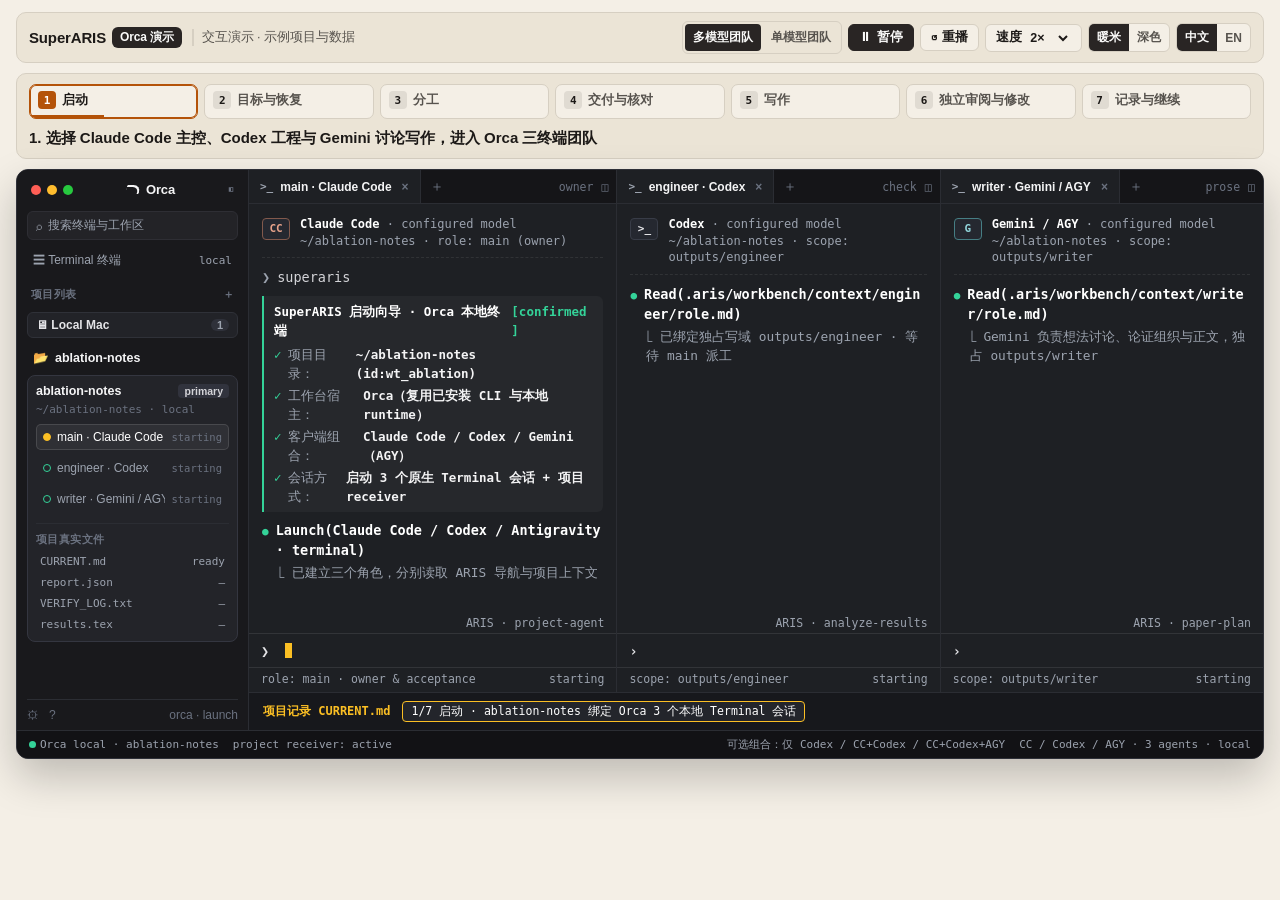
<file: site/orca-demo/index.html>
<!DOCTYPE html>
<html lang="zh-CN">
<head>
  <meta charset="UTF-8" />
  <meta name="viewport" content="width=device-width, initial-scale=1.0" />
  <title>SuperARIS · Orca Terminal 交互演示</title>
  <style>
    :root {
      --bg-page: #f4efe6;
      --bg-bar: #ebe4d6;
      --text-main: #1c1917;
      --text-muted: #57534e;
      --border-page: #d6cfc2;
      --accent-amber: #b45309;
      --accent-pill: #292524;
      --accent-pill-text: #fafaf9;

      /* Official Orca dark charcoal & raw terminal tokens */
      --orca-window: #161618;
      --orca-sidebar: #19191c;
      --orca-tabbar: #151518;
      --orca-tab-active: #1e2024;
      --orca-terminal: #1e2024;
      --orca-card: #24262b;
      --orca-border: #2b2d33;
      --orca-border-soft: rgba(255, 255, 255, 0.09);
      --orca-text: #e4e4e7;
      --orca-dim: #9ca3af;
      --orca-faint: #6b7280;
      --orca-green: #34d399;
      --orca-diff-bg: #1d4d2b;
      --orca-diff-text: #a7f3d0;
      --orca-amber: #fbbf24;
      --orca-coral: #e07a5f;
      --orca-blue: #60a5fa;
      --font-sans: -apple-system, BlinkMacSystemFont, "SF Pro Text", "PingFang SC", "Hiragino Sans GB", "Microsoft YaHei", sans-serif;
      --font-mono: "JetBrains Mono", "SF Mono", "Menlo", "Monaco", "Cascadia Mono", "Consolas", monospace;
    }

    body[data-theme="dark"] {
      --bg-page: #0f1012;
      --bg-bar: #17181c;
      --text-main: #f4f4f5;
      --text-muted: #a1a1aa;
      --border-page: #27272a;
      --accent-amber: #f59e0b;
      --accent-pill: #f4f4f5;
      --accent-pill-text: #18181b;
    }

    * {
      box-sizing: border-box;
      margin: 0;
      padding: 0;
    }

    html, body {
      width: 100%;
      min-height: 100vh;
      background: var(--bg-page);
      color: var(--text-main);
      font-family: var(--font-sans);
      -webkit-font-smoothing: antialiased;
      overflow-x: hidden;
      transition: background-color 0.2s ease, color 0.2s ease;
    }

    .page-shell {
      max-width: 1420px;
      margin: 0 auto;
      padding: 12px 16px 24px;
      display: flex;
      flex-direction: column;
      gap: 10px;
    }

    /* Compact Top Bar */
    .topbar {
      display: flex;
      align-items: center;
      justify-content: space-between;
      gap: 10px;
      flex-wrap: wrap;
      padding: 8px 12px;
      background: var(--bg-bar);
      border: 1px solid var(--border-page);
      border-radius: 10px;
    }

    .brand-group {
      display: flex;
      align-items: center;
      gap: 10px;
      flex-wrap: wrap;
    }

    .brand-title {
      font-size: 15px;
      font-weight: 700;
      letter-spacing: -0.01em;
      display: inline-flex;
      align-items: center;
      gap: 6px;
    }

    .brand-badge {
      font-size: 12px;
      font-weight: 600;
      padding: 2px 8px;
      border-radius: 6px;
      background: var(--accent-pill);
      color: var(--accent-pill-text);
    }

    .demo-note {
      font-size: 12.5px;
      color: var(--text-muted);
      padding-left: 8px;
      border-left: 2px solid var(--border-page);
    }

    .controls-group {
      display: flex;
      align-items: center;
      gap: 6px;
      flex-wrap: wrap;
    }

    .ctrl-btn, .ctrl-select {
      appearance: none;
      border: 1px solid var(--border-page);
      background: var(--bg-page);
      color: var(--text-main);
      font-family: var(--font-sans);
      font-size: 12.5px;
      font-weight: 600;
      padding: 5px 10px;
      border-radius: 6px;
      cursor: pointer;
      display: inline-flex;
      align-items: center;
      gap: 5px;
      line-height: 1.2;
    }

    .ctrl-btn:hover, .ctrl-select:hover {
      border-color: var(--text-muted);
    }

    .ctrl-btn.primary {
      background: var(--accent-pill);
      color: var(--accent-pill-text);
      border-color: var(--accent-pill);
    }

    .seg-group {
      display: inline-flex;
      border: 1px solid var(--border-page);
      border-radius: 6px;
      overflow: hidden;
      background: var(--bg-page);
    }

    .seg-btn {
      border: none;
      background: transparent;
      color: var(--text-muted);
      font-size: 12px;
      font-weight: 600;
      padding: 5px 8px;
      cursor: pointer;
    }

    .seg-btn.active {
      background: var(--accent-pill);
      color: var(--accent-pill-text);
    }

    /* Stage Step Bar & Caption */
    .stage-deck {
      display: flex;
      flex-direction: column;
      gap: 8px;
      padding: 10px 12px;
      background: var(--bg-bar);
      border: 1px solid var(--border-page);
      border-radius: 10px;
    }

    .stage-steps {
      display: grid;
      grid-template-columns: repeat(7, minmax(0, 1fr));
      gap: 6px;
    }

    .stage-btn {
      position: relative;
      border: 1px solid var(--border-page);
      background: var(--bg-page);
      color: var(--text-muted);
      border-radius: 7px;
      padding: 6px 8px 9px;
      font-size: 12.5px;
      font-weight: 600;
      text-align: left;
      cursor: pointer;
      overflow: hidden;
      display: flex;
      align-items: center;
      gap: 6px;
      white-space: nowrap;
    }

    .stage-btn.active {
      color: var(--text-main);
      border-color: var(--accent-amber);
      box-shadow: 0 0 0 1px var(--accent-amber) inset;
    }

    .stage-num {
      display: inline-flex;
      align-items: center;
      justify-content: center;
      width: 18px;
      height: 18px;
      border-radius: 4px;
      font-family: var(--font-mono);
      font-size: 11px;
      background: rgba(120, 113, 108, 0.16);
      color: var(--text-main);
      flex-shrink: 0;
    }

    .stage-btn.active .stage-num {
      background: var(--accent-amber);
      color: #fff;
    }

    .stage-progress {
      position: absolute;
      left: 0;
      bottom: 0;
      height: 3px;
      width: 0%;
      background: var(--accent-amber);
      transition: width 0.08s linear;
    }

    .caption-row {
      display: flex;
      align-items: center;
      justify-content: space-between;
      gap: 12px;
      flex-wrap: wrap;
    }

    .stage-caption {
      font-size: 15px;
      font-weight: 600;
      color: var(--text-main);
      line-height: 1.4;
    }

    .handoff-pill {
      display: none;
      align-items: center;
      gap: 6px;
      font-family: var(--font-mono);
      font-size: 12px;
      font-weight: 600;
      padding: 3px 10px;
      border-radius: 999px;
      background: rgba(52, 211, 153, 0.16);
      color: #047857;
      border: 1px solid rgba(16, 185, 129, 0.4);
      animation: pulseSlide 0.35s ease-out;
    }

    body[data-theme="dark"] .handoff-pill {
      color: #6ee7b7;
    }

    .handoff-pill.visible {
      display: inline-flex;
    }

    @keyframes pulseSlide {
      from { opacity: 0; transform: translateX(-6px); }
      to { opacity: 1; transform: translateX(0); }
    }

    /* Official Orca Workbench Window */
    .orca-window {
      background: var(--orca-window);
      color: var(--orca-text);
      border: 1px solid #2e3038;
      border-radius: 12px;
      box-shadow: 0 18px 42px rgba(0, 0, 0, 0.22);
      overflow: hidden;
      display: flex;
      flex-direction: column;
    }

    .orca-main-area {
      display: grid;
      grid-template-columns: 232px minmax(0, 1fr);
      min-height: 560px;
    }

    /* Left Sidebar (Official Orca Hierarchy) */
    .orca-sidebar {
      background: var(--orca-sidebar);
      border-right: 1px solid var(--orca-border);
      display: flex;
      flex-direction: column;
      justify-content: space-between;
      padding: 10px 10px 8px;
      user-select: none;
    }

    .sb-top {
      display: flex;
      flex-direction: column;
      gap: 8px;
    }

    .sb-window-bar {
      display: flex;
      align-items: center;
      justify-content: space-between;
      padding: 2px 4px 6px;
    }

    .traffic-lights {
      display: inline-flex;
      gap: 6px;
      align-items: center;
    }

    .tl-dot {
      width: 10px;
      height: 10px;
      border-radius: 50%;
    }
    .tl-red { background: #ff5f56; }
    .tl-yellow { background: #ffbd2e; }
    .tl-green { background: #27c93f; }

    .orca-wordmark {
      font-size: 13px;
      font-weight: 700;
      color: #f4f4f5;
      letter-spacing: -0.01em;
      display: inline-flex;
      align-items: center;
      gap: 6px;
    }

    .orca-glyph {
      display: inline-block;
      width: 14px;
      height: 9px;
      border-top: 2px solid #f4f4f5;
      border-right: 2px solid #f4f4f5;
      border-radius: 0 8px 0 6px;
      transform: skewX(-18deg);
    }

    .sb-search {
      background: #232327;
      border: 1px solid #2e2e34;
      border-radius: 6px;
      padding: 5px 8px;
      font-size: 12px;
      color: var(--orca-dim);
      display: flex;
      align-items: center;
      gap: 6px;
    }

    .sb-nav-row {
      display: flex;
      align-items: center;
      justify-content: space-between;
      padding: 4px 6px;
      font-size: 12px;
      color: var(--orca-dim);
    }

    .sb-section-hdr {
      display: flex;
      align-items: center;
      justify-content: space-between;
      padding: 6px 4px 2px;
      font-size: 11px;
      font-weight: 600;
      color: var(--orca-faint);
      text-transform: uppercase;
      letter-spacing: 0.04em;
    }

    .sb-host-pill {
      background: #222328;
      border: 1px solid #2f3138;
      border-radius: 6px;
      padding: 5px 8px;
      font-size: 12px;
      font-weight: 600;
      color: #e4e4e7;
      display: flex;
      align-items: center;
      justify-content: space-between;
    }

    .sb-host-count {
      font-size: 11px;
      padding: 0 6px;
      border-radius: 99px;
      background: #2f313a;
      color: var(--orca-dim);
    }

    .sb-project-name {
      padding: 4px 6px 2px;
      font-size: 12.5px;
      font-weight: 700;
      color: #f4f4f5;
      display: flex;
      align-items: center;
      gap: 6px;
    }

    .sb-worktree-card {
      background: #232429;
      border: 1px solid #343640;
      border-radius: 8px;
      padding: 8px;
      display: flex;
      flex-direction: column;
      gap: 5px;
    }

    .sb-wt-head {
      display: flex;
      align-items: center;
      justify-content: space-between;
      font-size: 12.5px;
      font-weight: 600;
      color: #f4f4f5;
    }

    .sb-wt-tag {
      font-size: 10.5px;
      padding: 1px 6px;
      border-radius: 4px;
      background: #31333d;
      color: #d4d4d8;
    }

    .sb-wt-sub {
      font-family: var(--font-mono);
      font-size: 11px;
      color: var(--orca-faint);
      margin-bottom: 3px;
    }

    .sb-term-row {
      display: flex;
      align-items: center;
      justify-content: space-between;
      gap: 6px;
      padding: 5px 6px;
      border-radius: 5px;
      font-size: 12px;
      color: var(--orca-dim);
      border: 1px solid transparent;
    }

    .sb-term-row.active-role {
      background: rgba(255, 255, 255, 0.06);
      color: #ffffff;
      border-color: rgba(255, 255, 255, 0.12);
    }

    .sb-term-left {
      display: flex;
      align-items: center;
      gap: 6px;
      min-width: 0;
      overflow: hidden;
      text-overflow: ellipsis;
      white-space: nowrap;
    }

    .sb-ring {
      width: 8px;
      height: 8px;
      border-radius: 50%;
      border: 1.5px solid var(--orca-green);
      flex-shrink: 0;
    }

    .sb-term-row.active-role .sb-ring {
      background: var(--orca-amber);
      border-color: var(--orca-amber);
    }

    .sb-term-badge {
      font-family: var(--font-mono);
      font-size: 10.5px;
      color: var(--orca-faint);
      flex-shrink: 0;
    }

    .sb-files-box {
      margin-top: 6px;
      padding-top: 6px;
      border-top: 1px solid var(--orca-border);
      display: flex;
      flex-direction: column;
      gap: 4px;
    }

    .sb-file-item {
      display: flex;
      align-items: center;
      justify-content: space-between;
      gap: 8px;
      font-family: var(--font-mono);
      font-size: 11px;
      color: var(--orca-dim);
      padding: 2px 4px;
      border-radius: 4px;
    }

    .sb-file-name {
      min-width: 0;
      overflow: hidden;
      text-overflow: ellipsis;
      white-space: nowrap;
    }

    .sb-file-stat {
      flex-shrink: 0;
    }

    .sb-file-item.updated {
      color: var(--orca-green);
      background: rgba(52, 211, 153, 0.08);
    }

    .sb-bottom-chrome {
      display: flex;
      align-items: center;
      justify-content: space-between;
      padding-top: 8px;
      border-top: 1px solid var(--orca-border);
      font-size: 12px;
      color: var(--orca-faint);
    }

    /* Mobile Compact Project Header & Role Switcher (hidden on desktop) */
    .mobile-orca-bar {
      display: none;
      flex-direction: column;
      gap: 6px;
      padding: 8px 10px;
      background: var(--orca-sidebar);
      border-bottom: 1px solid var(--orca-border);
    }

    .mobile-proj-meta {
      display: flex;
      align-items: center;
      justify-content: space-between;
      font-size: 12px;
      color: var(--orca-dim);
      font-family: var(--font-mono);
    }

    .mobile-role-tabs {
      display: grid;
      grid-template-columns: repeat(3, 1fr);
      gap: 6px;
    }

    .mobile-pane-btn {
      border: 1px solid var(--orca-border);
      background: #222328;
      color: var(--orca-dim);
      padding: 6px 8px;
      border-radius: 6px;
      font-size: 12.5px;
      font-weight: 600;
      cursor: pointer;
      text-align: center;
    }

    .mobile-pane-btn.active {
      background: var(--orca-tab-active);
      color: #fff;
      border-color: var(--orca-amber);
    }

    /* Right Terminal Workspace: 3 Simultaneous Terminal Tab Groups + Bottom Record Strip */
    .orca-workspace-column {
      display: flex;
      flex-direction: column;
      min-width: 0;
      background: var(--orca-window);
    }

    .terminals-stage {
      flex: 1;
      display: grid;
      grid-template-columns: 1.14fr 1fr 1fr;
      background: var(--orca-border);
      gap: 1px;
      min-height: 490px;
    }

    /* Individual Raw Orca Terminal Surface */
    .orca-term-pane {
      background: var(--orca-terminal);
      display: flex;
      flex-direction: column;
      min-width: 0;
      position: relative;
    }

    .orca-term-pane.pane-focused {
      box-shadow: 0 2px 0 0 var(--orca-amber) inset;
    }

    .term-tabbar {
      height: 34px;
      background: var(--orca-tabbar);
      border-bottom: 1px solid var(--orca-border);
      display: flex;
      align-items: stretch;
      justify-content: space-between;
      padding-right: 8px;
      user-select: none;
    }

    .term-tabs-left {
      display: flex;
      align-items: stretch;
      min-width: 0;
    }

    .term-tab {
      background: var(--orca-tab-active);
      border-right: 1px solid var(--orca-border);
      padding: 0 11px;
      display: inline-flex;
      align-items: center;
      gap: 7px;
      font-size: 12px;
      font-weight: 600;
      color: #f4f4f5;
      white-space: nowrap;
    }

    .term-tab-spark {
      color: var(--orca-dim);
      font-family: var(--font-mono);
      font-size: 11px;
      font-weight: 700;
    }

    .term-tab-close {
      color: var(--orca-faint);
      font-size: 12px;
      margin-left: 3px;
    }

    .term-tab-plus {
      padding: 0 9px;
      display: inline-flex;
      align-items: center;
      color: var(--orca-faint);
      font-size: 14px;
    }

    .term-tab-actions {
      display: inline-flex;
      align-items: center;
      gap: 8px;
      color: var(--orca-faint);
      font-size: 11.5px;
      font-family: var(--font-mono);
    }

    /* Raw Terminal Stream Body */
    .term-stream {
      flex: 1;
      padding: 12px 13px;
      overflow-y: auto;
      font-family: var(--font-mono);
      font-size: 13.5px;
      line-height: 1.52;
      color: var(--orca-text);
      display: flex;
      flex-direction: column;
      gap: 9px;
    }

    /* Native CLI Banner inside Terminal */
    .cli-banner {
      display: flex;
      align-items: flex-start;
      gap: 10px;
      padding-bottom: 8px;
      border-bottom: 1px dashed rgba(255, 255, 255, 0.08);
    }

    .cli-mascot {
      width: 28px;
      height: 22px;
      background: #252830;
      border: 1px solid #383c47;
      border-radius: 4px;
      flex-shrink: 0;
      margin-top: 2px;
      display: inline-flex;
      align-items: center;
      justify-content: center;
      font-family: var(--font-mono);
      font-size: 11px;
      font-weight: 700;
      color: #e4e4e7;
    }

    .cli-mascot::before {
      content: ">_";
    }

    .cli-banner-meta {
      font-size: 12px;
      line-height: 1.38;
    }

    .cli-banner-title {
      font-weight: 700;
      color: #ffffff;
    }

    .cli-banner-sub {
      color: var(--orca-dim);
    }

    .t-logs {
      display: flex;
      flex-direction: column;
      gap: 8px;
    }

    .t-entry {
      word-break: break-word;
    }

    .t-history {
      opacity: 0.68;
    }

    .history-divider {
      font-size: 11px;
      color: var(--orca-faint);
      text-transform: uppercase;
      letter-spacing: 0.05em;
      border-bottom: 1px solid rgba(255, 255, 255, 0.07);
      padding-bottom: 3px;
      margin: 2px 0;
    }

    /* Prompt echoed line (> ...) */
    .t-cmd {
      color: #d4d4d8;
      font-weight: 500;
    }

    .t-cmd .p-char {
      color: var(--orca-dim);
      margin-right: 7px;
    }

    /* Official Orca Terminal Tool Call: green dot + bold Tool(arg) + ⎿ subline */
    .t-tool {
      display: flex;
      flex-direction: column;
      gap: 2px;
    }

    .t-tool-head {
      display: flex;
      align-items: baseline;
      gap: 7px;
      color: #ffffff;
      font-weight: 700;
    }

    .t-tool-dot {
      color: var(--orca-green);
      font-size: 11px;
      flex-shrink: 0;
    }

    .t-tool-sub {
      color: var(--orca-dim);
      padding-left: 16px;
      font-weight: 400;
      font-size: 12.8px;
    }

    .t-info {
      color: #f3f4f6;
      padding-left: 2px;
    }

    .t-info::before {
      content: "• ";
      color: #f3f4f6;
    }

    /* Inline CLI Wizard inside Terminal (compact, never a web modal) */
    .t-cli-wizard {
      background: rgba(255, 255, 255, 0.035);
      border-left: 2px solid var(--orca-green);
      padding: 6px 10px;
      border-radius: 0 6px 6px 0;
      font-size: 12.5px;
      display: flex;
      flex-direction: column;
      gap: 3px;
    }

    .t-cli-wizard-title {
      display: flex;
      justify-content: space-between;
      font-weight: 700;
      color: #fff;
      margin-bottom: 2px;
    }

    .t-cli-wizard-row {
      display: flex;
      gap: 6px;
      color: var(--orca-dim);
    }

    .t-cli-wizard-row .q-mark {
      color: var(--orca-green);
    }

    .t-cli-wizard-row .ans-val {
      color: #f4f4f5;
      font-weight: 600;
    }

    /* File / Diff Result Block matching ORCA_OFFICIAL_TERMINAL.jpg */
    .t-file-card {
      background: #17191c;
      border: 1px solid var(--orca-border);
      border-radius: 6px;
      padding: 7px 9px;
      font-size: 12.5px;
      display: flex;
      flex-direction: column;
      gap: 4px;
    }

    .t-file-head {
      display: flex;
      align-items: baseline;
      justify-content: space-between;
      gap: 8px;
      color: #e4e4e7;
      font-weight: 700;
      border-bottom: 1px solid rgba(255, 255, 255, 0.07);
      padding-bottom: 3px;
    }

    .t-file-title {
      min-width: 0;
      overflow: hidden;
      text-overflow: ellipsis;
      white-space: nowrap;
    }

    .t-file-path {
      color: var(--orca-dim);
      font-weight: 400;
      font-size: 11.5px;
      margin-left: 6px;
    }

    .t-muted {
      color: var(--orca-faint);
      font-weight: 400;
      flex-shrink: 0;
      white-space: nowrap;
    }

    .t-diff-add {
      background: var(--orca-diff-bg);
      color: var(--orca-diff-text);
      padding: 1px 6px;
      border-radius: 3px;
    }

    .t-diff-del {
      background: rgba(153, 27, 27, 0.38);
      color: #fca5a5;
      padding: 1px 6px;
      border-radius: 3px;
    }

    /* Raw Terminal Bottom Composer & Status Bar (from ORCA_OFFICIAL_TERMINAL.jpg) */
    .term-footer-wrap {
      margin-top: auto;
      background: var(--orca-terminal);
      font-family: var(--font-mono);
    }

    .term-effort-row {
      display: flex;
      justify-content: flex-end;
      padding: 3px 12px;
      font-size: 11.5px;
      color: var(--orca-dim);
    }

    .term-prompt-box {
      border-top: 1px solid var(--orca-border-soft);
      border-bottom: 1px solid var(--orca-border-soft);
      padding: 7px 12px;
      min-height: 35px;
      display: flex;
      align-items: center;
      gap: 7px;
      font-size: 13.5px;
      color: #ffffff;
    }

    .prompt-chevron {
      color: #e4e4e7;
      font-weight: 700;
      flex-shrink: 0;
    }

    .term-cursor {
      display: inline-block;
      width: 7px;
      height: 15px;
      background: var(--orca-amber);
      vertical-align: text-bottom;
      margin-left: 2px;
      animation: blink 1s steps(2, start) infinite;
    }

    @keyframes blink {
      to { visibility: hidden; }
    }

    .term-mode-line {
      padding: 4px 12px 6px;
      font-size: 11.5px;
      color: var(--orca-dim);
      display: flex;
      align-items: center;
      justify-content: space-between;
      gap: 8px;
    }

    .term-mode-accent {
      color: var(--orca-dim);
      font-weight: 500;
    }

    .input-placeholder {
      color: var(--orca-faint);
    }

    /* Background Fresh-Context MCP Reviewer Drawer (Beat 6) */
    .mcp-drawer {
      display: none;
      background: #1b2230;
      border-top: 1px solid #3b82f6;
      padding: 9px 14px;
      font-family: var(--font-mono);
      font-size: 12.5px;
      color: #dbeafe;
      align-items: center;
      justify-content: space-between;
      gap: 12px;
      flex-wrap: wrap;
    }

    .mcp-drawer.visible {
      display: flex;
    }

    .mcp-badge {
      display: inline-flex;
      align-items: center;
      gap: 6px;
      font-weight: 700;
      color: #93c5fd;
    }

    /* Subtle Project Record Strip (CURRENT.md / MEMORY.md) */
    .record-strip {
      background: #17181c;
      border-top: 1px solid var(--orca-border);
      padding: 8px 14px;
      display: flex;
      align-items: center;
      justify-content: space-between;
      gap: 12px;
      flex-wrap: wrap;
      font-family: var(--font-mono);
      font-size: 12px;
    }

    .record-label {
      color: var(--orca-amber);
      font-weight: 700;
      flex-shrink: 0;
    }

    .record-entries {
      display: flex;
      align-items: center;
      gap: 8px;
      flex-wrap: wrap;
      flex: 1;
      color: var(--orca-text);
    }

    .record-chip {
      background: #23252b;
      border: 1px solid #32353e;
      padding: 2px 8px;
      border-radius: 4px;
      font-size: 11.5px;
    }

    /* Bottom Orca Status Footer */
    .orca-statusbar {
      height: 28px;
      background: #121215;
      border-top: 1px solid var(--orca-border);
      padding: 0 12px;
      display: flex;
      align-items: center;
      justify-content: space-between;
      font-family: var(--font-mono);
      font-size: 11px;
      color: var(--orca-dim);
      user-select: none;
    }

    .status-group {
      display: inline-flex;
      align-items: center;
      gap: 14px;
      overflow: hidden;
      white-space: nowrap;
    }

    .status-dot-ok {
      display: inline-block;
      width: 7px;
      height: 7px;
      border-radius: 50%;
      background: var(--orca-green);
      margin-right: 4px;
    }

    /* Responsive Mobile / Tablet (<= 980px & 390px phone) */
    @media (max-width: 980px) {
      .page-shell {
        padding: 6px 8px 14px;
        gap: 6px;
      }
      .topbar {
        padding: 6px 8px;
        gap: 6px;
      }
      .stage-deck {
        padding: 6px 8px;
        gap: 5px;
      }
      .stage-steps {
        display: flex;
        overflow-x: auto;
        gap: 5px;
        scrollbar-width: none;
        -webkit-overflow-scrolling: touch;
      }
      .stage-steps::-webkit-scrollbar {
        display: none;
      }
      .stage-btn {
        flex: 0 0 auto;
        padding: 4px 8px 7px;
        font-size: 12px;
      }
      .stage-caption {
        font-size: 13px;
        line-height: 1.3;
      }
      .handoff-pill {
        font-size: 11px;
        padding: 2px 8px;
      }
      .orca-main-area {
        grid-template-columns: 1fr;
        min-height: 0;
      }
      .orca-sidebar {
        display: none;
      }
      .mobile-orca-bar {
        display: flex;
        padding: 6px 8px;
        gap: 5px;
      }
      .terminals-stage {
        grid-template-columns: 1fr;
        min-height: 360px;
      }
      .orca-term-pane {
        display: none;
      }
      .orca-term-pane.mobile-active {
        display: flex;
      }
    }

    @media (max-width: 520px) {
      .demo-note {
        font-size: 11.5px;
        padding-left: 6px;
      }
      .ctrl-btn, .ctrl-select {
        font-size: 11.5px;
        padding: 4px 7px;
      }
      .seg-btn {
        font-size: 11.5px;
        padding: 4px 6px;
      }
      .term-stream {
        font-size: 13.5px;
        padding: 8px 10px;
        gap: 6px;
      }
      .term-prompt-box {
        font-size: 13.5px;
        padding: 5px 10px;
        min-height: 30px;
      }
      .orca-statusbar .hide-sm {
        display: none;
      }
    }

    html.embedded, html.embedded body { min-height:0; }
    html.embedded .page-shell { max-width:none; padding:0; gap:10px; }
    html.embedded .topbar { border:0; border-radius:0; padding:4px 0; background:transparent; }
    html.embedded .topbar .brand-title, html.embedded .topbar .seg-group { display:none; }
    html.embedded .orca-window { box-shadow:none; }

    .team-mode-switch { display:inline-flex; gap:2px; padding:2px; border:1px solid var(--border-page); border-radius:6px; }
    .team-mode-switch .seg-btn { border:0; border-radius:4px; }
    .cli-mascot::before { content:attr(data-mark); }
    .orca-term-pane[data-harness="claude"] .cli-mascot { color:#e6a28a; border-color:#82594c; }
    .orca-term-pane[data-harness="agy"] .cli-mascot { color:#91d5db; border-color:#467e84; }
    .t-delivery-notice { padding:7px 9px; border:1px solid #62553a; border-radius:5px; color:#ead6a4; background:rgba(160,126,61,.08); }
    .t-open-action { color:#a3d7d3; padding:4px 0; font-weight:600; }
    @media(max-width:520px) { .controls-group { gap:4px; } .team-mode-switch .seg-btn { font-size:11px; padding:4px 6px; } .ctrl-select > span { display:none; } }
  </style>
</head>
<body data-theme="warm">
  <div class="page-shell">
    <!-- Compact Header -->
    <header class="topbar">
      <div class="brand-group">
        <div class="brand-title">
          <span>SuperARIS</span>
          <span class="brand-badge" data-i18n="header_badge">Orca 演示</span>
        </div>
        <span class="demo-note" data-i18n="demo_note">交互演示 · 示例项目与数据</span>
      </div>

      <div class="controls-group">
        <div class="team-mode-switch" role="group" aria-label="Team mode">
          <button type="button" class="seg-btn active" id="team-multi" aria-pressed="true" data-i18n="team_multi" title="切换后从头播放">多模型团队</button>
          <button type="button" class="seg-btn" id="team-codex" aria-pressed="false" data-i18n="team_codex" title="切换后从头播放">单模型团队</button>
        </div>
        <button type="button" class="ctrl-btn primary" id="play-pause-btn">
          <span id="play-pause-icon">⏸</span>
          <span id="play-pause-label">暂停</span>
        </button>
        <button type="button" class="ctrl-btn" id="replay-btn">
          <span>↺</span>
          <span data-i18n="replay_label">重播</span>
        </button>
        <label class="ctrl-select" style="gap:4px;">
          <span data-i18n="speed_label">速度</span>
          <select id="playbackSpeed" aria-label="Playback speed" style="border:none;background:transparent;color:inherit;font:inherit;cursor:pointer;">
            <option value="1">1×</option>
            <option value="1.5">1.5×</option>
            <option value="2" selected>2×</option>
          </select>
        </label>
        <div class="seg-group" role="group" aria-label="Theme">
          <button type="button" class="seg-btn active" id="themeWarmBtn" aria-pressed="true" data-i18n="theme_warm">暖米</button>
          <button type="button" class="seg-btn" id="themeDarkBtn" aria-pressed="false" data-i18n="theme_dark">深色</button>
        </div>
        <div class="seg-group" role="group" aria-label="Language">
          <button type="button" class="seg-btn active" id="lang-zh">中文</button>
          <button type="button" class="seg-btn" id="lang-en">EN</button>
        </div>
      </div>
    </header>

    <!-- 7-Beat Stage Bar & Caption -->
    <section class="stage-deck" aria-label="Demo stages">
      <div class="stage-steps" id="stage-steps" role="tablist"></div>
      <div class="caption-row">
        <div class="stage-caption" id="stage-caption"></div>
        <div class="handoff-pill" id="handoff-pill"></div>
      </div>
    </section>

    <!-- Official Orca Workbench Frame -->
    <main class="orca-window" id="orca-workbench">
      <!-- Mobile Compact Bar (<=980px) -->
      <div class="mobile-orca-bar">
        <div class="mobile-proj-meta">
          <span>📁 ablation-notes · local</span>
          <span id="mobile-stage-tag">step 1/7</span>
        </div>
        <div class="mobile-role-tabs">
          <button type="button" class="mobile-pane-btn active" data-pane="main" id="mob-tab-main">主会话 · main</button>
          <button type="button" class="mobile-pane-btn" data-pane="engineer" id="mob-tab-engineer">工程 · engineer</button>
          <button type="button" class="mobile-pane-btn" data-pane="writer" id="mob-tab-writer">写作 · writer</button>
        </div>
      </div>

      <div class="orca-main-area">
        <!-- Official Orca Sidebar -->
        <aside class="orca-sidebar" aria-label="Orca Sidebar">
          <div class="sb-top">
            <div class="sb-window-bar">
              <div class="traffic-lights">
                <span class="tl-dot tl-red"></span>
                <span class="tl-dot tl-yellow"></span>
                <span class="tl-dot tl-green"></span>
              </div>
              <span class="orca-wordmark"><span class="orca-glyph"></span>Orca</span>
              <span style="color:var(--orca-faint);font-size:12px;">◧</span>
            </div>

            <div class="sb-search">
              <span>⌕</span>
              <span data-i18n="sb_search">搜索终端与工作区</span>
            </div>

            <div class="sb-nav-row">
              <span>☰ <span data-i18n="sb_surface">Terminal 终端</span></span>
              <span style="font-family:var(--font-mono);font-size:11px;">local</span>
            </div>

            <div class="sb-section-hdr">
              <span data-i18n="sb_projects">项目列表</span>
              <span>＋</span>
            </div>

            <div class="sb-host-pill">
              <span>🖥 Local Mac</span>
              <span class="sb-host-count">1</span>
            </div>

            <div class="sb-project-name">
              <span>📂</span>
              <span>ablation-notes</span>
            </div>

            <div class="sb-worktree-card">
              <div class="sb-wt-head">
                <span>ablation-notes</span>
                <span class="sb-wt-tag">primary</span>
              </div>
              <div class="sb-wt-sub">~/ablation-notes · local</div>

              <div class="sb-term-row active-role" id="sidebar-agent-main">
                <div class="sb-term-left">
                  <span class="sb-ring"></span>
                  <span>&gt;_ main · Codex</span>
                </div>
                <span class="sb-term-badge" id="badge-main">idle</span>
              </div>

              <div class="sb-term-row" id="sidebar-agent-eng">
                <div class="sb-term-left">
                  <span class="sb-ring"></span>
                  <span>&gt;_ engineer · Codex</span>
                </div>
                <span class="sb-term-badge" id="badge-eng">waiting</span>
              </div>

              <div class="sb-term-row" id="sidebar-agent-writer">
                <div class="sb-term-left">
                  <span class="sb-ring"></span>
                  <span>&gt;_ writer · Codex</span>
                </div>
                <span class="sb-term-badge" id="badge-writer">waiting</span>
              </div>

              <div class="sb-files-box">
                <div class="sb-section-hdr" style="padding:2px 0;">
                  <span data-i18n="sb_artifacts">项目真实文件</span>
                </div>
                <div class="sb-file-item" id="file-plan" title="CURRENT.md">
                  <span class="sb-file-name">CURRENT.md</span>
                  <span class="sb-file-stat" id="file-plan-stat">ready</span>
                </div>
                <div class="sb-file-item" id="file-exp" title="outputs/engineer/report.json">
                  <span class="sb-file-name">report.json</span>
                  <span class="sb-file-stat" id="file-exp-stat">—</span>
                </div>
                <div class="sb-file-item" id="file-audit" title="VERIFY_LOG.txt">
                  <span class="sb-file-name">VERIFY_LOG.txt</span>
                  <span class="sb-file-stat" id="file-audit-stat">—</span>
                </div>
                <div class="sb-file-item" id="file-tex" title="outputs/writer/results.tex">
                  <span class="sb-file-name">results.tex</span>
                  <span class="sb-file-stat" id="file-tex-stat">—</span>
                </div>
              </div>
            </div>
          </div>

          <div class="sb-bottom-chrome">
            <span>⚙ &nbsp; ?</span>
            <span id="window-stage-badge">orca · local</span>
          </div>
        </aside>

        <!-- Right Column: 3 Simultaneous Native Terminal Surfaces + Record Strip -->
        <div class="orca-workspace-column">
          <div class="terminals-stage">
            <!-- Terminal 1: main (Codex) -->
            <section class="orca-term-pane pane-focused mobile-active" id="pane-main" aria-label="Main Terminal">
              <div class="term-tabbar">
                <div class="term-tabs-left">
                  <div class="term-tab">
                    <span class="term-tab-spark">&gt;_</span>
                    <span id="tab-title-main">main · Codex</span>
                    <span class="term-tab-close">×</span>
                  </div>
                  <span class="term-tab-plus">＋</span>
                </div>
                <div class="term-tab-actions">
                  <span>owner</span>
                  <span>◫</span>
                </div>
              </div>

              <div class="term-stream" id="stream-main">
                <div class="cli-banner">
                  <div class="cli-mascot"></div>
                  <div class="cli-banner-meta">
                    <div class="cli-banner-title">Codex <span style="font-weight:400;color:var(--orca-dim);">· configured model</span></div>
                    <div class="cli-banner-sub">~/ablation-notes · role: main (owner)</div>
                  </div>
                </div>
                <div class="t-logs" id="logs-main"></div>
              </div>

              <div class="term-footer-wrap">
                <div class="term-effort-row">
                  <span>ARIS · project-agent</span>
                </div>
                <div class="term-prompt-box">
                  <span class="prompt-chevron">›</span>
                  <span id="input-main"></span><span class="term-cursor" id="cursor-main"></span>
                </div>
                <div class="term-mode-line">
                  <span class="term-mode-accent">role: main · owner &amp; acceptance</span>
                  <span id="foot-state-main">ready</span>
                </div>
              </div>
            </section>

            <!-- Terminal 2: engineer (Codex) -->
            <section class="orca-term-pane" id="pane-engineer" aria-label="Engineer Terminal">
              <div class="term-tabbar">
                <div class="term-tabs-left">
                  <div class="term-tab">
                    <span class="term-tab-spark">&gt;_</span>
                    <span id="tab-title-eng">engineer · Codex</span>
                    <span class="term-tab-close">×</span>
                  </div>
                  <span class="term-tab-plus">＋</span>
                </div>
                <div class="term-tab-actions">
                  <span>check</span>
                  <span>◫</span>
                </div>
              </div>

              <div class="term-stream" id="stream-engineer">
                <div class="cli-banner">
                  <div class="cli-mascot"></div>
                  <div class="cli-banner-meta">
                    <div class="cli-banner-title">Codex <span style="font-weight:400;color:var(--orca-dim);">· configured model</span></div>
                    <div class="cli-banner-sub">~/ablation-notes · scope: outputs/engineer</div>
                  </div>
                </div>
                <div class="t-logs" id="logs-engineer"></div>
              </div>

              <div class="term-footer-wrap">
                <div class="term-effort-row">
                  <span>ARIS · analyze-results</span>
                </div>
                <div class="term-prompt-box">
                  <span class="prompt-chevron">›</span>
                  <span id="input-engineer"></span><span class="term-cursor" id="cursor-engineer" style="display:none;"></span>
                </div>
                <div class="term-mode-line">
                  <span class="term-mode-accent">scope: outputs/engineer</span>
                  <span id="foot-state-eng">waiting</span>
                </div>
              </div>
            </section>

            <!-- Terminal 3: writer (Codex) -->
            <section class="orca-term-pane" id="pane-writer" aria-label="Writer Terminal">
              <div class="term-tabbar">
                <div class="term-tabs-left">
                  <div class="term-tab">
                    <span class="term-tab-spark">&gt;_</span>
                    <span id="tab-title-writer">writer · Codex</span>
                    <span class="term-tab-close">×</span>
                  </div>
                  <span class="term-tab-plus">＋</span>
                </div>
                <div class="term-tab-actions">
                  <span>prose</span>
                  <span>◫</span>
                </div>
              </div>

              <div class="term-stream" id="stream-writer">
                <div class="cli-banner">
                  <div class="cli-mascot"></div>
                  <div class="cli-banner-meta">
                    <div class="cli-banner-title">Codex <span style="font-weight:400;color:var(--orca-dim);">· configured model</span></div>
                    <div class="cli-banner-sub">~/ablation-notes · scope: outputs/writer</div>
                  </div>
                </div>
                <div class="t-logs" id="logs-writer"></div>
              </div>

              <div class="term-footer-wrap">
                <div class="term-effort-row">
                  <span>ARIS · paper-write</span>
                </div>
                <div class="term-prompt-box">
                  <span class="prompt-chevron">›</span>
                  <span id="input-writer"></span><span class="term-cursor" id="cursor-writer" style="display:none;"></span>
                </div>
                <div class="term-mode-line">
                  <span class="term-mode-accent">scope: outputs/writer</span>
                  <span id="foot-state-writer">waiting</span>
                </div>
              </div>
            </section>
          </div>

          <!-- Background Fresh-Context MCP Review Drawer (Shown in Beat 6) -->
          <div class="mcp-drawer" id="mcp-drawer">
            <div class="mcp-badge">
              <span>⚡</span>
              <span id="mcp-title">独立 Fresh-Context 审阅（后台 MCP 调用，非第四常驻窗格）</span>
            </div>
            <div id="mcp-body">审阅意见：将「观测均值差（A=6.0, B=7.0, Δ=+1.0）」与「统计显著性」分开表述；6 条记录（每组 3 条）不宣称显著性。</div>
          </div>

          <!-- Subtle Project Record Strip (CURRENT.md / MEMORY.md) -->
          <div class="record-strip">
            <span class="record-label" data-i18n="record_label">项目记录 CURRENT.md · MEMORY.md</span>
            <div class="record-entries" id="project-record"></div>
          </div>
        </div>
      </div>

      <!-- Official Orca Bottom Status Bar -->
      <footer class="orca-statusbar">
        <div class="status-group">
          <span><span class="status-dot-ok"></span>Orca local · ablation-notes</span>
          <span class="hide-sm" id="receiver-status-text">project receiver: active</span>
        </div>
        <div class="status-group">
          <span class="hide-sm" data-i18n="preset_note">可选组合：仅 Codex / CC+Codex / CC+Codex+AGY</span>
          <span>&gt;_ 3 Codex terminals · 1 local host</span>
        </div>
      </footer>
    </main>
  </div>

  <script src="team-modes.js"></script>
  <script>
    (function () {
      const I18N = {
        zh: {
          team_multi:"多模型团队", team_codex:"单模型团队",
          header_badge: "Orca 演示",
          demo_note: "交互演示 · 示例项目与数据",
          replay_label: "重播",
          speed_label: "速度",
          theme_warm: "暖米",
          theme_dark: "深色",
          sb_search: "搜索终端与工作区",
          sb_surface: "Terminal 终端",
          sb_projects: "项目列表",
          sb_artifacts: "项目真实文件",
          record_label: "项目记录 CURRENT.md",
          preset_note: "可选组合：仅 Codex / CC+Codex / CC+Codex+AGY",
          history_label: "本轮已执行",
          mob_main: "主会话 · main",
          mob_eng: "工程 · engineer",
          mob_writer: "写作 · writer",
          mcp_title: "独立 Fresh-Context 审阅（后台 MCP 调用，非第四常驻窗格）",
          mcp_body: "审阅意见：将「观测均值差（A=6.0, B=7.0, Δ=+1.0）」与「统计显著性」分开表述；6 条记录（每组 3 条）不宣称显著性。"
        },
        en: {
          team_multi:"Multi-model", team_codex:"Single-model",
          header_badge: "Orca Demo",
          demo_note: "Interactive demo · sample project & data",
          replay_label: "Replay",
          speed_label: "Speed",
          theme_warm: "Warm",
          theme_dark: "Dark",
          sb_search: "Search terminals & worktrees",
          sb_surface: "Terminal Surfaces",
          sb_projects: "Projects",
          sb_artifacts: "Project Artifacts",
          record_label: "Project Record CURRENT.md",
          preset_note: "Presets: Codex-only / CC+Codex / CC+Codex+AGY",
          history_label: "Completed in session",
          mob_main: "Main · owner",
          mob_eng: "Engineer · check",
          mob_writer: "Writer · prose",
          mcp_title: "Fresh-Context Review (Background MCP call, not a 4th resident pane)",
          mcp_body: "Review note: Separate observed mean shift (A=6.0, B=7.0, Δ=+1.0) from statistical significance on 6 records (3 per group)."
        }
      };

      const SINGLE_SCENES = [
        {
          id: "launch",
          num: "1",
          label: { zh: "启动", en: "Launch" },
          caption: {
            zh: "1. 在终端运行 superaris，选择 ablation-notes 与 Orca，启动三个 Codex Terminal 会话",
            en: "1. Run superaris in terminal, select ablation-notes & Orca, and start three Codex Terminal sessions"
          },
          focusedPane: "main",
          handoff: null,
          mcpVisible: false,
          badges: { main: "starting", eng: "starting", writer: "starting" },
          files: { plan: "ready", exp: "—", audit: "—", tex: "—" },
          inputs: {
            main: "superaris",
            engineer: "",
            writer: ""
          },
          panes: {
            main: {
              history: [],
              steps: [
                {
                  at: 180,
                  type: "cmd",
                  text: { zh: "superaris", en: "superaris" }
                },
                {
                  at: 520,
                  type: "wizard",
                  title: { zh: "SuperARIS 启动向导 · Orca 本地终端", en: "SuperARIS Wizard · Orca Local Terminals" },
                  rows: {
                    zh: [
                      ["项目目录", "~/ablation-notes (id:wt_ablation)"],
                      ["工作台宿主", "Orca（复用已安装 CLI 与本地 runtime）"],
                      ["客户端组合", "仅 Codex（三角色 · 另支持 CC/AGY 组合）"],
                      ["会话方式", "启动 3 个原生 Terminal 会话 + 项目 receiver"]
                    ],
                    en: [
                      ["Project", "~/ablation-notes (id:wt_ablation)"],
                      ["Workbench", "Orca (installed CLI & local runtime)"],
                      ["Team Preset", "Codex-only (3 roles · CC/AGY presets also available)"],
                      ["Sessions", "3 native Terminal sessions + project receiver"]
                    ]
                  }
                },
                {
                  at: 1150,
                  type: "tool",
                  name: "Bash(orca agent launch --surface terminal --agent codex)",
                  sub: {
                    zh: "已启动 main、engineer、writer 三个独立 Terminal 会话与项目 receiver",
                    en: "Started main, engineer, and writer Terminal sessions with project receiver"
                  }
                }
              ]
            },
            engineer: {
              history: [],
              steps: [
                {
                  at: 850,
                  type: "tool",
                  name: "Read(.aris/workbench/context/engineer/role.md)",
                  sub: {
                    zh: "已绑定独占写域 outputs/engineer · 等待 main 派工",
                    en: "Bound exclusive write_scope outputs/engineer · waiting for main"
                  }
                }
              ]
            },
            writer: {
              history: [],
              steps: [
                {
                  at: 980,
                  type: "tool",
                  name: "Read(.aris/workbench/context/writer/role.md)",
                  sub: {
                    zh: "已绑定独占写域 outputs/writer · 等待 main 验收后派工",
                    en: "Bound exclusive write_scope outputs/writer · waiting for verified facts"
                  }
                }
              ]
            }
          }
        },
        {
          id: "goal",
          num: "2",
          label: { zh: "目标与恢复", en: "Goal & Restore" },
          caption: {
            zh: "2. 主 Agent 读取项目记录与 6 条消融数据（A、B 各 3 条），明确先核实再写作",
            en: "2. Main Agent reads project records & 6 ablation rows (3 per group, A & B): verify first, then write"
          },
          focusedPane: "main",
          handoff: null,
          mcpVisible: false,
          badges: { main: "working", eng: "idle", writer: "idle" },
          files: { plan: "read", exp: "—", audit: "—", tex: "—" },
          inputs: {
            main: "复核这份消融结果，整理成论文结果段；先验证，再写作。",
            engineer: "",
            writer: ""
          },
          panes: {
            main: {
              history: [
                { type: "cmd", text: { zh: "superaris", en: "superaris" } }
              ],
              steps: [
                {
                  at: 160,
                  type: "cmd",
                  text: {
                    zh: "复核这份消融结果，整理成论文结果段；先验证，再写作。",
                    en: "Verify this ablation table and draft the paper results paragraph; verify before writing."
                  }
                },
                {
                  at: 520,
                  type: "tool",
                  name: "Read(skills/project-agent/SKILL.md & CURRENT.md)",
                  sub: {
                    zh: "加载项目角色与唯一验收规则 · 读取 observations.csv（6 条记录，A/B 各 3 条）",
                    en: "Loaded project-agent rules · inspected observations.csv (6 records, 3 per group)"
                  }
                },
                {
                  at: 1050,
                  type: "file",
                  head: "observations.csv",
                  meta: "6 records · 3 per group",
                  body: {
                    zh: "row,group,score\n1,A,5  |  2,A,6  |  3,A,7\n4,B,6  |  5,B,7  |  6,B,8",
                    en: "row,group,score\n1,A,5  |  2,A,6  |  3,A,7\n4,B,6  |  5,B,7  |  6,B,8"
                  }
                }
              ]
            },
            engineer: {
              history: [],
              steps: [
                {
                  at: 640,
                  type: "info",
                  text: {
                    zh: "已加载 ARIS 导航快照，保持 idle 等待 main 注册工单。",
                    en: "ARIS navigation loaded; idle awaiting main watch registration."
                  }
                }
              ]
            },
            writer: {
              history: [],
              steps: [
                {
                  at: 740,
                  type: "info",
                  text: {
                    zh: "已加载 ARIS 导航快照，在 main 完成独立核查前不提前动笔。",
                    en: "ARIS navigation loaded; holding prose until main verifies evidence."
                  }
                }
              ]
            }
          }
        },
        {
          id: "delegate",
          num: "3",
          label: { zh: "分工", en: "Delegate" },
          caption: {
            zh: "3. 主 Agent 将数据核查派给工程角色（独占 outputs/engineer），工程加载 analyze-results 核算",
            en: "3. Main Agent delegates data verification to Engineer (outputs/engineer); Engineer runs analyze-results"
          },
          focusedPane: "engineer",
          handoff: {
            zh: "主会话 → 工程 · 派发 observations.csv 核算任务",
            en: "main → engineer · delegate observations.csv check"
          },
          mcpVisible: false,
          badges: { main: "watching", eng: "working", writer: "idle" },
          files: { plan: "updated", exp: "pending", audit: "—", tex: "—" },
          inputs: {
            main: "",
            engineer: "读取 context/engineer/0002/packet.md，用 analyze-results 核算 observations.csv 并写入 outputs/engineer/",
            writer: ""
          },
          panes: {
            main: {
              history: [
                { type: "cmd", text: { zh: "复核这份消融结果，整理成论文结果段；先验证，再写作。", en: "Verify this ablation table and draft the paper results paragraph; verify before writing." } }
              ],
              steps: [
                {
                  at: 120,
                  type: "tool",
                  name: "Bash(superaris watch . --id eng-check --worker-role engineer)",
                  sub: {
                    zh: "等待产物 outputs/engineer/report.json 与 FACTS.md · 主会话保持最终验收权",
                    en: "Watching outputs/engineer/report.json & FACTS.md · main retains acceptance gate"
                  }
                },
                {
                  at: 460,
                  type: "tool",
                  name: "Bash(orca terminal send --terminal engineer --enter)",
                  sub: {
                    zh: "已投递至 engineer 终端 · 独占写域 outputs/engineer",
                    en: "Delivered to engineer terminal · exclusive scope outputs/engineer"
                  }
                }
              ]
            },
            engineer: {
              history: [],
              steps: [
                {
                  at: 200,
                  type: "cmd",
                  text: {
                    zh: "读取 context/engineer/0002/packet.md，用 analyze-results 核算 observations.csv 并写入 outputs/engineer/",
                    en: "Read context/engineer/0002/packet.md, run analyze-results on observations.csv into outputs/engineer/"
                  }
                },
                {
                  at: 620,
                  type: "tool",
                  name: "Read(skills/analyze-results/SKILL.md & observations.csv)",
                  sub: {
                    zh: "在同一个 engineer 终端内直接加载技能，不为单个技能另开新 agent",
                    en: "Loaded skill directly inside engineer terminal without spawning another agent"
                  }
                },
                {
                  at: 1080,
                  type: "tool",
                  name: "Bash(python3 -c \"import csv...\" > outputs/engineer/report.json)",
                  sub: {
                    zh: "计算完成：A 均值 6.0 (18/3)，B 均值 7.0 (21/3)，差值 Δ = +1.0",
                    en: "Computed: A mean 6.0 (18/3), B mean 7.0 (21/3), delta Δ = +1.0"
                  }
                }
              ]
            },
            writer: {
              history: [],
              steps: [
                {
                  at: 700,
                  type: "info",
                  text: {
                    zh: "独占写域 outputs/writer 保持待命。",
                    en: "Exclusive scope outputs/writer standing by."
                  }
                }
              ]
            }
          }
        },
        {
          id: "verify",
          num: "4",
          label: { zh: "交付与核对", en: "Verify & Accept" },
          caption: {
            zh: "4. 工程结果回来了，主 Agent 独立复算核对后写入 VERIFY_LOG.txt 并签收",
            en: "4. Engineering results return; Main Agent independently recomputes, writes VERIFY_LOG.txt, and accepts"
          },
          focusedPane: "main",
          handoff: {
            zh: "工程 → 主会话 · 交付 report.json 与 FACTS.md",
            en: "engineer → main · deliver report.json & FACTS.md"
          },
          mcpVisible: false,
          badges: { main: "verifying", eng: "done", writer: "idle" },
          files: { plan: "updated", exp: "verified", audit: "verified", tex: "—" },
          inputs: {
            main: "收到 eng-check 回执：独立重算 observations.csv 核对 outputs/engineer/report.json 并写入 VERIFY_LOG.txt",
            engineer: "",
            writer: ""
          },
          panes: {
            main: {
              history: [
                { type: "tool", name: "Bash(superaris watch . --id eng-check --worker-role engineer)", sub: { zh: "registered handle eng-check", en: "registered handle eng-check" } }
              ],
              steps: [
                {
                  at: 180,
                  type: "cmd",
                  text: {
                    zh: "收到 eng-check 回执：独立重算 observations.csv 核对 outputs/engineer/report.json 并写入 VERIFY_LOG.txt",
                    en: "Handle eng-check reported: independently recompute observations.csv vs report.json & write VERIFY_LOG.txt"
                  }
                },
                {
                  at: 560,
                  type: "tool",
                  name: "Bash(python3 verify_ablation.py && superaris acknowledge . --id eng-check --evidence VERIFY_LOG.txt)",
                  sub: {
                    zh: "独立验算通过（状态回执本身不等于验收）· 已关闭 eng-check 等待",
                    en: "Independent check passed (status alone ≠ acceptance) · acknowledged eng-check"
                  }
                },
                {
                  at: 1020,
                  type: "file",
                  head: "VERIFY_LOG.txt",
                  meta: "accepted · independent check",
                  body: {
                    zh: "+ A: sum=18, n=3, mean=6.0 (matches report.json)\n+ B: sum=21, n=3, mean=7.0 (matches report.json)\n+ delta_B_minus_A = +1.0 | VERDICT: PASS",
                    en: "+ A: sum=18, n=3, mean=6.0 (matches report.json)\n+ B: sum=21, n=3, mean=7.0 (matches report.json)\n+ delta_B_minus_A = +1.0 | VERDICT: PASS"
                  }
                }
              ]
            },
            engineer: {
              history: [
                { type: "tool", name: "Bash(python3 -c \"import csv...\" > outputs/engineer/report.json)", sub: { zh: "A=6.0, B=7.0, Δ=+1.0", en: "A=6.0, B=7.0, Δ=+1.0" } }
              ],
              steps: [
                {
                  at: 120,
                  type: "file",
                  head: "outputs/engineer/report.json",
                  meta: "FACTS.md paired",
                  body: {
                    zh: "+ {\"A\": {\"sum\": 18, \"n\": 3, \"mean\": 6.0},\n+  \"B\": {\"sum\": 21, \"n\": 3, \"mean\": 7.0},\n+  \"delta\": 1.0}",
                    en: "+ {\"A\": {\"sum\": 18, \"n\": 3, \"mean\": 6.0},\n+  \"B\": {\"sum\": 21, \"n\": 3, \"mean\": 7.0},\n+  \"delta\": 1.0}"
                  }
                },
                {
                  at: 340,
                  type: "tool",
                  name: "Bash(superaris report . --id eng-check --outcome completed)",
                  sub: {
                    zh: "已向项目 receiver 提交完成信号，等待 main 独立核查",
                    en: "Reported completed signal to project receiver; awaiting main verification"
                  }
                }
              ]
            },
            writer: {
              history: [],
              steps: [
                {
                  at: 920,
                  type: "info",
                  text: {
                    zh: "检测到 VERIFY_LOG.txt 已签收，准备接收写作派工。",
                    en: "VERIFY_LOG.txt verified by main; ready for writing assignment."
                  }
                }
              ]
            }
          }
        },
        {
          id: "write",
          num: "5",
          label: { zh: "写作", en: "Draft Prose" },
          caption: {
            zh: "5. 主 Agent 将已验证事实交给写作角色，加载 paper-write 撰写两行论文结果段",
            en: "5. Main Agent hands verified facts to Writer; Writer loads paper-write to draft the two-line paragraph"
          },
          focusedPane: "writer",
          handoff: {
            zh: "主会话 → 写作 · 移交已核实的 VERIFY_LOG.txt 与 FACTS.md",
            en: "main → writer · hand off verified VERIFY_LOG.txt & FACTS.md"
          },
          mcpVisible: false,
          badges: { main: "watching", eng: "idle", writer: "working" },
          files: { plan: "updated", exp: "verified", audit: "verified", tex: "updated" },
          inputs: {
            main: "",
            engineer: "",
            writer: "基于已验收的 VERIFY_LOG.txt 与 FACTS.md，用 paper-write 撰写 outputs/writer/results.tex 两行结果段"
          },
          panes: {
            main: {
              history: [
                { type: "tool", name: "Bash(superaris acknowledge . --id eng-check --evidence VERIFY_LOG.txt)", sub: { zh: "eng-check 已签收", en: "eng-check acknowledged" } }
              ],
              steps: [
                {
                  at: 140,
                  type: "tool",
                  name: "Bash(superaris watch . --id writer-round1 --worker-role writer --deliverable outputs/writer/results.tex)",
                  sub: {
                    zh: "已向现有 writer 终端派发写作任务（独占 outputs/writer）",
                    en: "Dispatched writing task to existing writer terminal (outputs/writer)"
                  }
                }
              ]
            },
            engineer: {
              history: [
                { type: "tool", name: "Bash(superaris report . --id eng-check --outcome completed)", sub: { zh: "report.json 已通过主会话核对", en: "report.json verified by main" } }
              ],
              steps: []
            },
            writer: {
              history: [],
              steps: [
                {
                  at: 180,
                  type: "cmd",
                  text: {
                    zh: "基于已验收的 VERIFY_LOG.txt 与 FACTS.md，用 paper-write 撰写 outputs/writer/results.tex 两行结果段",
                    en: "Using verified VERIFY_LOG.txt & FACTS.md, load paper-write and draft outputs/writer/results.tex"
                  }
                },
                {
                  at: 540,
                  type: "tool",
                  name: "Read(skills/paper-write/SKILL.md, VERIFY_LOG.txt, outputs/engineer/FACTS.md)",
                  sub: {
                    zh: "核对受控数值引用：A=6.0 (18/3), B=7.0 (21/3), Δ=+1.0",
                    en: "Grounded numerical citation: A=6.0 (18/3), B=7.0 (21/3), Δ=+1.0"
                  }
                },
                {
                  at: 980,
                  type: "file",
                  head: "outputs/writer/results.tex",
                  meta: "initial draft · 2 lines",
                  body: {
                    zh: "+ 在 6 条消融记录（A、B 各 3 条）中，配置 B 样本均值为 7.0（21/3），配置 A 为 6.0（18/3），均值差 Δ = +1.0。\n+ 该结果表明配置 B 在当前消融设置下带来稳定显著提升。",
                    en: "+ Across the 6 ablation records (3 per group), Setting B achieves a mean of 7.0 (21/3) vs. 6.0 (18/3) for Setting A (Δ = +1.0).\n+ This shows a significant improvement for Setting B under the ablation setting."
                  }
                }
              ]
            }
          }
        },
        {
          id: "review",
          num: "6",
          label: { zh: "独立审阅与修改", en: "Review & Revise" },
          caption: {
            zh: "6. 独立审阅提示“区分观测均值差与统计显著性”，写作角色完成修订并交回主 Agent",
            en: "6. Fresh reviewer asks to separate observed mean difference from significance; Writer revises results.tex"
          },
          focusedPane: "writer",
          handoff: {
            zh: "写作 → 主会话 · 交付修订后的 results.tex",
            en: "writer → main · deliver revised results.tex"
          },
          mcpVisible: true,
          badges: { main: "verifying", eng: "idle", writer: "revising" },
          files: { plan: "updated", exp: "verified", audit: "verified", tex: "revised" },
          inputs: {
            main: "",
            engineer: "",
            writer: "按独立审阅意见修订 outputs/writer/results.tex：仅陈述观测均值差 Δ=+1.0，不作统计显著性宣称"
          },
          panes: {
            main: {
              history: [
                { type: "tool", name: "Bash(superaris watch . --id writer-round1 --worker-role writer)", sub: { zh: "watching outputs/writer/results.tex", en: "watching outputs/writer/results.tex" } }
              ],
              steps: [
                {
                  at: 320,
                  type: "tool",
                  name: "MCP(research-review · fresh-context reviewer)",
                  sub: {
                    zh: "后台独立上下文审阅（不占用第四常驻窗格）：要求区分观测均值变化与统计显著性",
                    en: "Fresh-context MCP call (no 4th resident pane): separate observed mean shift from significance"
                  }
                },
                {
                  at: 1220,
                  type: "tool",
                  name: "Bash(superaris acknowledge . --id writer-round1 --evidence outputs/writer/results.tex)",
                  sub: {
                    zh: "已核对修订版段落：数值（6.0 / 7.0 / Δ=+1.0）与边界表述全部对齐",
                    en: "Verified revised paragraph: numbers (6.0 / 7.0 / Δ=+1.0) and scope claims aligned"
                  }
                }
              ]
            },
            engineer: {
              history: [
                { type: "info", text: { zh: "outputs/engineer/report.json (A=6.0, B=7.0, Δ=+1.0) 保持冻结供核查。", en: "outputs/engineer/report.json (A=6.0, B=7.0, Δ=+1.0) frozen as ground truth." } }
              ],
              steps: []
            },
            writer: {
              history: [
                { type: "file", head: "outputs/writer/results.tex", meta: "draft v1", body: { zh: "+ 该结果表明配置 B 在当前消融设置下带来稳定显著提升。", en: "+ This shows a significant improvement for Setting B under the ablation setting." } }
              ],
              steps: [
                {
                  at: 180,
                  type: "cmd",
                  text: {
                    zh: "按独立审阅意见修订 outputs/writer/results.tex：仅陈述观测均值差 Δ=+1.0，不作统计显著性宣称",
                    en: "Revise outputs/writer/results.tex per fresh review: state observed mean shift Δ=+1.0 without significance claims"
                  }
                },
                {
                  at: 660,
                  type: "tool",
                  name: "Update(outputs/writer/results.tex)",
                  sub: {
                    zh: "已更新第 2 行表述，并运行 superaris report . --id writer-round1 --outcome completed",
                    en: "Updated line 2 claim scope and ran superaris report . --id writer-round1 --outcome completed"
                  }
                },
                {
                  at: 1020,
                  type: "file",
                  head: "outputs/writer/results.tex",
                  meta: "revised · defensible paragraph",
                  body: {
                    zh: "  在 6 条消融记录（A、B 各 3 条）中，配置 B 样本均值为 7.0（21/3），配置 A 为 6.0（18/3），观测均值差 Δ = +1.0。\n- 该结果表明配置 B 在当前消融设置下带来稳定显著提升。\n+ 受限于每组 n = 3 的样本规模，本文仅报告观测均值变化，不做统计显著性推断。",
                    en: "  Across the 6 ablation records (3 per group), Setting B reaches a mean of 7.0 (21/3) vs. 6.0 (18/3) for Setting A (observed Δ = +1.0).\n- This shows a significant improvement for Setting B under the ablation setting.\n+ Given the small sample size (n = 3 per group), we report this observed mean difference without claiming statistical significance."
                  }
                }
              ]
            }
          }
        },
        {
          id: "record",
          num: "7",
          label: { zh: "记录与继续", en: "Record & Continue" },
          caption: {
            zh: "7. 记录已验收结果与证据，重进项目直接复用原 3 个终端并衔接“补充消融计划”",
            en: "7. Record accepted evidence; re-entering reuses the 3 original terminals and queues the follow-up plan"
          },
          focusedPane: "main",
          handoff: null,
          mcpVisible: false,
          badges: { main: "reused", eng: "reused", writer: "reused" },
          files: { plan: "updated", exp: "verified", audit: "verified", tex: "revised" },
          inputs: {
            main: "superaris start . --host orca --no-attach",
            engineer: "",
            writer: ""
          },
          panes: {
            main: {
              history: [
                { type: "tool", name: "Bash(superaris remember . --file MEMORY.md --kind delivery)", sub: { zh: "已记录已验收结果段与证据链，保留人工备注", en: "Appended accepted delivery event to MEMORY.md, preserving human notes" } }
              ],
              steps: [
                {
                  at: 180,
                  type: "cmd",
                  text: {
                    zh: "superaris start . --host orca --no-attach",
                    en: "superaris start . --host orca --no-attach"
                  }
                },
                {
                  at: 560,
                  type: "tool",
                  name: "Bash(orca status --json && orca terminal list --json)",
                  sub: {
                    zh: "核对本地 runtime 与原 3 个终端会话在位 · 项目 receiver 继续运行",
                    en: "Verified local runtime & all 3 original terminals active · project receiver reused"
                  }
                },
                {
                  at: 1020,
                  type: "file",
                  head: "CURRENT.md · REENTRY",
                  meta: "3 terminals reused · next queued",
                  body: {
                    zh: "+ status: ACCEPTED (A=6.0, B=7.0, Δ=+1.0 | VERIFY_LOG.txt + results.tex)\n+ roles: main/engineer/writer action=\"reused\" (no duplicate agents)\n+ next_authorized_step: 补充消融计划 (prepare follow-up ablation plan)",
                    en: "+ status: ACCEPTED (A=6.0, B=7.0, Δ=+1.0 | VERIFY_LOG.txt + results.tex)\n+ roles: main/engineer/writer action=\"reused\" (no duplicate agents)\n+ next_authorized_step: prepare follow-up ablation plan"
                  }
                }
              ]
            },
            engineer: {
              history: [],
              steps: [
                {
                  at: 720,
                  type: "info",
                  text: {
                    zh: "已复用原 engineer 终端，等待下一轮“补充消融计划”核查。",
                    en: "Reused original engineer terminal, ready for follow-up ablation checks."
                  }
                }
              ]
            },
            writer: {
              history: [],
              steps: [
                {
                  at: 840,
                  type: "info",
                  text: {
                    zh: "已复用原 writer 终端，outputs/writer/results.tex 已归档。",
                    en: "Reused original writer terminal with archived outputs/writer/results.tex."
                  }
                }
              ]
            }
          }
        }
      ];

      const SINGLE_RECORD_ENTRIES = {
        zh: [
          "1/7 启动 · ablation-notes 绑定 Orca 3 个本地 Terminal 会话",
          "2/7 目标 · 先核对 6 条消融记录（A、B 各 3 条），再写结果段",
          "3/7 分工 · engineer 独占 outputs/engineer，writer 独占 outputs/writer",
          "4/7 验收 · main 独立复算 A=6.0, B=7.0, Δ=+1.0 写入 VERIFY_LOG.txt",
          "5/7 写作 · writer 基于已验收事实生成 results.tex 初稿",
          "6/7 修订 · 区分观测均值差与统计显著性（6 条记录，每组 n=3）",
          "7/7 继续 · 读回记录复用原 3 角色，衔接下一步：补充消融计划"
        ],
        en: [
          "1/7 Launch · ablation-notes bound to 3 local Orca Terminals",
          "2/7 Goal · verify 6 ablation records (3 per group) before drafting prose",
          "3/7 Scope · engineer owns outputs/engineer, writer owns outputs/writer",
          "4/7 Verify · main recomputes A=6.0, B=7.0, Δ=+1.0 in VERIFY_LOG.txt",
          "5/7 Draft · writer drafts results.tex from verified facts",
          "6/7 Revise · separate observed mean shift from significance (6 records, 3/group)",
          "7/7 Reentry · reuse original 3 terminals; next: follow-up ablation plan"
        ]
      };

      const embedOptions = new URLSearchParams(location.search);
      const embedded = embedOptions.get("embedded") === "1";
      document.documentElement.classList.toggle("embedded", embedded);
      const multiVariant = window.OrcaTeamModes.build(SINGLE_SCENES, SINGLE_RECORD_ENTRIES);
      const initialTeamMode = embedOptions.get("team") === "codex" ? "codex" : "multi";
      let SCENES = initialTeamMode === "multi" ? multiVariant.scenes : SINGLE_SCENES;
      let RECORD_ENTRIES = initialTeamMode === "multi" ? multiVariant.records : SINGLE_RECORD_ENTRIES;
      const SCENE_DURATION_MS = 6200;
      const TYPE_CHAR_MS = 22;
      const reducedMotionQuery = window.matchMedia("(prefers-reduced-motion: reduce)");

      const state = {
        teamMode: initialTeamMode,
        hostActive: !embedded,
        speed: 2,
        theme: "warm",
        lang: "zh",
        sceneIndex: 0,
        isPlaying: !reducedMotionQuery.matches,
        isDocHidden: Boolean(document.hidden),
        isInViewport: true,
        reducedMotion: Boolean(reducedMotionQuery.matches),
        mobilePane: "main",
        elapsedMs: 0,
        lastFrameTs: 0,
        rafId: null,
        revealedCounts: { main: 0, engineer: 0, writer: 0 }
      };

      const stageStepsEl = document.getElementById("stage-steps");
      const stageCaptionEl = document.getElementById("stage-caption");
      const handoffPillEl = document.getElementById("handoff-pill");
      const playPauseBtn = document.getElementById("play-pause-btn");
      const playPauseIcon = document.getElementById("play-pause-icon");
      const playPauseLabel = document.getElementById("play-pause-label");
      const replayBtn = document.getElementById("replay-btn");
      const mcpDrawerEl = document.getElementById("mcp-drawer");
      const mcpTitleEl = document.getElementById("mcp-title");
      const mcpBodyEl = document.getElementById("mcp-body");
      const windowStageBadge = document.getElementById("window-stage-badge");
      const recordEl = document.getElementById("project-record");

      function pickLang(val) {
        if (val && typeof val === "object" && !Array.isArray(val)) {
          return val[state.lang] || val.zh || val.en || "";
        }
        return val || "";
      }

      function escapeHtml(str) {
        return String(str)
          .replace(/&/g, "&amp;")
          .replace(/</g, "&lt;")
          .replace(/>/g, "&gt;");
      }

      function typingDuration(sc) {
        return pickLang(sc.inputs[sc.focusedPane]).length * TYPE_CHAR_MS;
      }

      function sceneDuration(sc) {
        const last = Math.max(
          0,
          ...Object.values(sc.panes).flatMap(function (p) {
            return (p.steps || []).map(function (x) { return x.at || 0; });
          })
        );
        return Math.max(SCENE_DURATION_MS, typingDuration(sc) + last + 1100);
      }

      function isAtFinalEnd() {
        const sc = SCENES[state.sceneIndex];
        return state.sceneIndex === SCENES.length - 1 && state.elapsedMs >= sceneDuration(sc);
      }

      function isEffectivelyRunning() {
        return state.isPlaying && state.hostActive && !state.isDocHidden && state.isInViewport && !state.reducedMotion;
      }

      function syncClock() {
        if (!isEffectivelyRunning()) {
          if (state.rafId !== null) cancelAnimationFrame(state.rafId);
          state.rafId = null;
          state.lastFrameTs = 0;
        } else if (state.rafId === null) {
          state.rafId = requestAnimationFrame(onAnimationFrame);
        }
      }

      function syncPlayButtonUI() {
        if (state.reducedMotion) {
          playPauseIcon.textContent = "→";
          playPauseLabel.textContent = state.lang === "zh" ? "下一幕" : "Next";
        } else if (state.isPlaying) {
          playPauseIcon.textContent = "⏸";
          playPauseLabel.textContent = state.lang === "zh" ? "暂停" : "Pause";
        } else if (isAtFinalEnd()) {
          playPauseIcon.textContent = "↻";
          playPauseLabel.textContent = state.lang === "zh" ? "重播" : "Replay";
        } else {
          playPauseIcon.textContent = "▶";
          playPauseLabel.textContent = state.lang === "zh" ? "播放" : "Play";
        }
      }

      function buildStageButtons() {
        stageStepsEl.innerHTML = "";
        SCENES.forEach(function (sc, idx) {
          const btn = document.createElement("button");
          btn.type = "button";
          btn.className = "stage-btn" + (idx === state.sceneIndex ? " active" : "");
          btn.setAttribute("role", "tab");
          btn.setAttribute("aria-selected", idx === state.sceneIndex ? "true" : "false");
          btn.innerHTML =
            '<span class="stage-num">' + sc.num + "</span>" +
            "<span>" + escapeHtml(pickLang(sc.label)) + "</span>" +
            '<span class="stage-progress" id="prog-' + idx + '"></span>';
          btn.addEventListener("click", function () {
            state.isPlaying = false;
            loadScene(idx, { revealImmediately: true, syncMobileFocus: true });
            syncPlayButtonUI();
          });
          stageStepsEl.appendChild(btn);
        });
      }

      function renderEntryElement(item, paneKey, isHistory) {
        const div = document.createElement("div");
        div.className = "t-entry" + (isHistory ? " t-history" : "");

        if (item.type === "cmd") {
          div.className += " t-cmd";
          div.innerHTML = '<span class="p-char">' + (state.teamMode === 'multi' && paneKey === 'main' ? '❯' : '›') + '</span>' + escapeHtml(pickLang(item.text));
        } else if (item.type === "notice" || item.type === "open") {
          div.className += item.type === "notice" ? " t-delivery-notice" : " t-open-action";
          div.textContent = (item.type === "notice" ? "↗ " : "↖ ") + pickLang(item.text);
        } else if (item.type === "tool") {
          div.className += " t-tool";
          div.innerHTML =
            '<div class="t-tool-head"><span class="t-tool-dot">●</span><span>' +
            escapeHtml(item.name) +
            "</span></div>" +
            (item.sub
              ? '<div class="t-tool-sub">⎿  ' + escapeHtml(pickLang(item.sub)) + "</div>"
              : "");
        } else if (item.type === "info") {
          div.className += " t-info";
          div.textContent = pickLang(item.text);
        } else if (item.type === "wizard") {
          const rows = pickLang(item.rows) || [];
          const rowsHtml = rows
            .map(function (r) {
              return (
                '<div class="t-cli-wizard-row">' +
                '<span class="q-mark">✓</span>' +
                "<span>" + escapeHtml(r[0]) + "：</span>" +
                '<span class="ans-val">' + escapeHtml(r[1]) + "</span>" +
                "</div>"
              );
            })
            .join("");
          div.className += " t-cli-wizard";
          div.innerHTML =
            '<div class="t-cli-wizard-title">' +
            "<span>" + escapeHtml(pickLang(item.title)) + "</span>" +
            '<span style="color:var(--orca-green)">[confirmed]</span>' +
            "</div>" +
            rowsHtml;
        } else if (item.type === "file") {
          const rawBody = pickLang(item.body);
          const bodyHtml = escapeHtml(rawBody)
            .split("\n")
            .map(function (line) {
              if (line.trim().startsWith("+")) return '<div class="t-diff-add">' + line + "</div>";
              if (line.trim().startsWith("-")) return '<div class="t-diff-del">' + line + "</div>";
              return "<div>" + line + "</div>";
            })
            .join("");
          const fullPath = String(item.head || "");
          const slashIdx = fullPath.lastIndexOf("/");
          const baseName = slashIdx >= 0 ? fullPath.slice(slashIdx + 1) : fullPath;
          const dirPrefix = slashIdx >= 0 ? fullPath.slice(0, slashIdx + 1) : "";
          div.className += " t-file-card";
          div.innerHTML =
            '<div class="t-file-head"><span class="t-file-title" title="' +
            escapeHtml(fullPath) +
            '">' +
            escapeHtml(baseName) +
            (dirPrefix ? '<span class="t-file-path">' + escapeHtml(dirPrefix) + "</span>" : "") +
            '</span><span class="t-muted">' +
            escapeHtml(item.meta || "") +
            "</span></div><div>" +
            bodyHtml +
            "</div>";
        }
        return div;
      }

      function updateInputsForElapsed(sc, elapsedMs, revealAll) {
        const submitThreshold = typingDuration(sc) + 180;
        ["main", "engineer", "writer"].forEach(function (paneKey) {
          const inputEl = document.getElementById("input-" + paneKey);
          const fullText = pickLang(sc.inputs[paneKey]);
          if (paneKey !== sc.focusedPane || !fullText || revealAll || elapsedMs >= submitThreshold) {
            inputEl.textContent = "";
          } else {
            const charsToShow = Math.min(fullText.length, Math.floor(elapsedMs / TYPE_CHAR_MS));
            inputEl.textContent = fullText.slice(0, charsToShow);
          }
        });
      }

      function revealStepsUpTo(sc, elapsedMs, revealAll) {
        ["main", "engineer", "writer"].forEach(function (paneKey) {
          const paneData = sc.panes[paneKey] || { history: [], steps: [] };
          const steps = paneData.steps || [];
          const container = document.getElementById("logs-" + paneKey);
          const streamEl = document.getElementById("stream-" + paneKey);

          let targetCount = 0;
          for (let i = 0; i < steps.length; i++) {
            const threshold = revealAll ? 0 : typingDuration(sc) + (steps[i].at || 0);
            if (revealAll || elapsedMs >= threshold) {
              targetCount = i + 1;
            }
          }

          while (state.revealedCounts[paneKey] < targetCount) {
            const stepItem = steps[state.revealedCounts[paneKey]];
            container.appendChild(renderEntryElement(stepItem, paneKey, false));
            state.revealedCounts[paneKey]++;
            streamEl.scrollTop = streamEl.scrollHeight;
          }
        });
      }

      function updateRecordAndOverlays(sc, elapsedMs, revealAll) {
        const list = RECORD_ENTRIES[state.lang] || RECORD_ENTRIES.zh;
        const stepReady = revealAll || elapsedMs >= typingDuration(sc) + 320;
        const count = Math.min(list.length, Math.max(1, state.sceneIndex + (stepReady ? 1 : 0)));
        const latestEntry = list[count - 1] || list[0];
        recordEl.innerHTML =
          '<span class="record-chip" title="' +
          escapeHtml(list.slice(0, count).join(" | ")) +
          '" style="border-color:var(--orca-amber);color:#fff;">' +
          escapeHtml(latestEntry) +
          "</span>";

        const showHandoff = Boolean(sc.handoff && (revealAll || elapsedMs >= typingDuration(sc) + 250));
        handoffPillEl.classList.toggle("visible", showHandoff);
        handoffPillEl.textContent = showHandoff ? "⇄ " + pickLang(sc.handoff) : "";

        const showMcp = Boolean(sc.mcpVisible && (revealAll || elapsedMs >= typingDuration(sc) + 260));
        mcpDrawerEl.classList.toggle("visible", showMcp);
      }

      function updateProgressBars(pct) {
        SCENES.forEach(function (_, idx) {
          const bar = document.getElementById("prog-" + idx);
          if (!bar) return;
          if (idx < state.sceneIndex) {
            bar.style.width = "100%";
          } else if (idx === state.sceneIndex) {
            bar.style.width = Math.min(100, Math.max(0, pct)) + "%";
          } else {
            bar.style.width = "0%";
          }
        });
      }

      function setMobilePane(paneKey) {
        state.mobilePane = paneKey;
        ["main", "engineer", "writer"].forEach(function (k) {
          document.getElementById("pane-" + k).classList.toggle("mobile-active", k === paneKey);
        });
        document.querySelectorAll(".mobile-pane-btn").forEach(function (btn) {
          btn.classList.toggle("active", btn.getAttribute("data-pane") === paneKey);
        });
      }

      function updateTeamChrome(sc) {
        const multi=state.teamMode === "multi";
        const names=multi?{main:"Claude Code",engineer:"Codex",writer:"Gemini / AGY"}:{main:"Codex",engineer:"Codex",writer:"Codex"};
        const short={main:"main",engineer:"eng",writer:"writer"};
        ["main","engineer","writer"].forEach(function(role) {
          const pane=document.getElementById("pane-"+role);
          pane.dataset.harness=multi?(role === "main"?"claude":role === "writer"?"agy":"codex"):"codex";
          document.getElementById("tab-title-"+short[role]).textContent=role+" · "+names[role];
          document.querySelector("#sidebar-agent-"+short[role]+" .sb-term-left span:last-child").textContent=role+" · "+names[role];
          pane.querySelector(".cli-banner-title").innerHTML=escapeHtml(names[role])+ ' <span style="font-weight:400;color:var(--orca-dim)">· configured model</span>';
          pane.querySelector(".cli-mascot").dataset.mark=multi?(role === "main"?"CC":role === "writer"?"G":">_"):">_";
          pane.querySelector(".prompt-chevron").textContent=multi && role === "main"?"❯":"›";
          pane.querySelector(".term-effort-row span").textContent="ARIS · "+(role === "main"?"project-agent":role === "engineer"?"analyze-results":multi && state.sceneIndex < 3?"paper-plan":"paper-write");
        });
        const mobile=multi?(state.lang === "zh"?["主控 · CC","工程 · Codex","讨论/写作"]:["Lead · CC","Build · Codex","Think / Write"]):[I18N[state.lang].mob_main,I18N[state.lang].mob_eng,I18N[state.lang].mob_writer];
        ["main","engineer","writer"].forEach((role,index)=>document.getElementById("mob-tab-"+role).textContent=mobile[index]);
        document.querySelector(".orca-statusbar .status-group:last-child span:last-child").textContent=multi?"CC / Codex / AGY · 3 agents · local":"3 Codex agents · local";
        ["multi","codex"].forEach(function(mode) { const button=document.getElementById("team-"+mode);button.classList.toggle("active",mode===state.teamMode);button.setAttribute("aria-pressed",String(mode===state.teamMode));button.title=state.lang === "zh"?"切换后从头播放所选团队":"Switch and replay the selected team"; });
        mcpTitleEl.textContent=sc.reviewTitle?pickLang(sc.reviewTitle):I18N[state.lang].mcp_title;
        mcpBodyEl.textContent=sc.reviewBody?pickLang(sc.reviewBody):I18N[state.lang].mcp_body;
      }
      function selectTeamMode(mode) {
        if (!["multi","codex"].includes(mode) || mode === state.teamMode) return;
        state.teamMode=mode;
        SCENES=mode === "multi"?multiVariant.scenes:SINGLE_SCENES;
        RECORD_ENTRIES=mode === "multi"?multiVariant.records:SINGLE_RECORD_ENTRIES;
        state.isPlaying=!state.reducedMotion;state.lastFrameTs=0;
        buildStageButtons();loadScene(0,{revealImmediately:state.reducedMotion,syncMobileFocus:true});syncPlayButtonUI();
        if (embedded) parent.postMessage({type:"superaris-team-mode",teamMode:mode},location.origin);
      }
      ["multi","codex"].forEach(mode=>document.getElementById("team-"+mode).addEventListener("click",()=>selectTeamMode(mode)));

      function loadScene(index, opts) {
        const options = opts || {};
        const revealAll =
          options.revealImmediately === undefined
            ? state.reducedMotion
            : Boolean(options.revealImmediately);

        state.sceneIndex = Math.max(0, Math.min(SCENES.length - 1, index));
        const sc = SCENES[state.sceneIndex];
        updateTeamChrome(sc);
        state.elapsedMs = revealAll ? sceneDuration(sc) : (options.elapsedMs || 0);
        state.revealedCounts = { main: 0, engineer: 0, writer: 0 };

        if (options.syncMobileFocus !== false) {
          setMobilePane(sc.focusedPane);
        }

        const btns = stageStepsEl.querySelectorAll(".stage-btn");
        btns.forEach(function (b, idx) {
          const isAct = idx === state.sceneIndex;
          b.classList.toggle("active", isAct);
          b.setAttribute("aria-selected", isAct ? "true" : "false");
          if (isAct && stageStepsEl.scrollWidth > stageStepsEl.clientWidth) {
            const targetLeft = b.offsetLeft - (stageStepsEl.clientWidth - b.offsetWidth) / 2;
            stageStepsEl.scrollLeft = Math.max(0, targetLeft);
          }
        });

        stageCaptionEl.textContent = pickLang(sc.caption);
        windowStageBadge.textContent = "orca · " + sc.id;
        document.getElementById("mobile-stage-tag").textContent = sc.num + "/7 · " + pickLang(sc.label);
        document.getElementById("foot-state-main").textContent = sc.badges.main;
        document.getElementById("foot-state-eng").textContent = sc.badges.eng;
        document.getElementById("foot-state-writer").textContent = sc.badges.writer;

        ["main", "engineer", "writer"].forEach(function (paneKey) {
          const paneEl = document.getElementById("pane-" + paneKey);
          const cursorEl = document.getElementById("cursor-" + paneKey);
          const isFocus = sc.focusedPane === paneKey;
          paneEl.classList.toggle("pane-focused", isFocus);
          cursorEl.style.display = isFocus ? "inline-block" : "none";
        });

        document.getElementById("badge-main").textContent = sc.badges.main;
        document.getElementById("badge-eng").textContent = sc.badges.eng;
        document.getElementById("badge-writer").textContent = sc.badges.writer;

        document.getElementById("sidebar-agent-main").classList.toggle("active-role", sc.focusedPane === "main");
        document.getElementById("sidebar-agent-eng").classList.toggle("active-role", sc.focusedPane === "engineer");
        document.getElementById("sidebar-agent-writer").classList.toggle("active-role", sc.focusedPane === "writer");

        const fileMap = [
          ["file-plan", "file-plan-stat", sc.files.plan],
          ["file-exp", "file-exp-stat", sc.files.exp],
          ["file-audit", "file-audit-stat", sc.files.audit],
          ["file-tex", "file-tex-stat", sc.files.tex]
        ];
        fileMap.forEach(function (pair) {
          const rowEl = document.getElementById(pair[0]);
          const statEl = document.getElementById(pair[1]);
          statEl.textContent = pair[2];
          rowEl.classList.toggle(
            "updated",
            pair[2] === "updated" || pair[2] === "revised" || pair[2] === "verified"
          );
        });

        ["main", "engineer", "writer"].forEach(function (paneKey) {
          const container = document.getElementById("logs-" + paneKey);
          container.innerHTML = "";
          const paneData = sc.panes[paneKey] || { history: [], steps: [] };
          const historyItems = paneData.history || [];

          if (historyItems.length > 0) {
            historyItems.forEach(function (hItem) {
              container.appendChild(renderEntryElement(hItem, paneKey, true));
            });
            const divider = document.createElement("div");
            divider.className = "history-divider";
            divider.textContent = I18N[state.lang].history_label;
            container.appendChild(divider);
          }
        });

        updateInputsForElapsed(sc, state.elapsedMs, revealAll);
        revealStepsUpTo(sc, state.elapsedMs, revealAll);
        updateRecordAndOverlays(sc, state.elapsedMs, revealAll);
        updateProgressBars((state.elapsedMs / sceneDuration(sc)) * 100);
        syncPlayButtonUI();
        syncClock();
      }

      function onAnimationFrame(ts) {
        state.rafId = null;
        if (!state.lastFrameTs) {
          state.lastFrameTs = ts;
        }
        const delta = Math.min(120, Math.max(0, ts - state.lastFrameTs));
        state.lastFrameTs = ts;

        if (isEffectivelyRunning()) {
          state.elapsedMs += delta * state.speed;
          const sc = SCENES[state.sceneIndex];
          const duration = sceneDuration(sc);
          updateInputsForElapsed(sc, state.elapsedMs, false);
          revealStepsUpTo(sc, state.elapsedMs, false);
          updateRecordAndOverlays(sc, state.elapsedMs, false);
          updateProgressBars((state.elapsedMs / duration) * 100);

          if (state.elapsedMs >= duration) {
            if (state.sceneIndex < SCENES.length - 1) {
              loadScene(state.sceneIndex + 1, { revealImmediately: false, syncMobileFocus: true });
            } else {
              // Natural end on Beat 7: hold final frame with Replay button
              state.elapsedMs = duration;
              state.isPlaying = false;
              updateProgressBars(100);
              syncPlayButtonUI();
            }
          }
        }

        syncClock();
      }

      function applyLanguage(lang) {
        state.lang = lang;
        document.documentElement.lang = lang === "zh" ? "zh-CN" : "en";
        document.getElementById("lang-zh").classList.toggle("active", lang === "zh");
        document.getElementById("lang-en").classList.toggle("active", lang === "en");

        const dict = I18N[lang];
        document.querySelectorAll("[data-i18n]").forEach(function (el) {
          const key = el.getAttribute("data-i18n");
          if (dict[key]) el.textContent = dict[key];
        });

        document.getElementById("mob-tab-main").textContent = dict.mob_main;
        document.getElementById("mob-tab-engineer").textContent = dict.mob_eng;
        document.getElementById("mob-tab-writer").textContent = dict.mob_writer;
        mcpTitleEl.textContent = dict.mcp_title;
        mcpBodyEl.textContent = dict.mcp_body;

        const preservedElapsed = state.elapsedMs;
        const wasRevealedAll = state.reducedMotion || preservedElapsed >= sceneDuration(SCENES[state.sceneIndex]);
        buildStageButtons();
        loadScene(state.sceneIndex, {
          revealImmediately: wasRevealedAll,
          elapsedMs: preservedElapsed,
          syncMobileFocus: false
        });
        syncPlayButtonUI();
      }

      function applyTheme(theme) {
        state.theme = theme;
        document.body.dataset.theme = theme;
        ["warm", "dark"].forEach(function (t) {
          const btn = document.getElementById(t === "warm" ? "themeWarmBtn" : "themeDarkBtn");
          btn.classList.toggle("active", t === theme);
          btn.setAttribute("aria-pressed", String(t === theme));
        });
      }

      // Event Listeners
      playPauseBtn.addEventListener("click", function () {
        if (state.reducedMotion) {
          const nextIdx = (state.sceneIndex + 1) % SCENES.length;
          loadScene(nextIdx, { revealImmediately: true, syncMobileFocus: true });
          return;
        }
        if (isAtFinalEnd()) {
          state.isPlaying = true;
          loadScene(0, { revealImmediately: false, syncMobileFocus: true });
          return;
        }
        state.isPlaying = !state.isPlaying;
        syncPlayButtonUI();
        syncClock();
      });

      replayBtn.addEventListener("click", function () {
        if (state.reducedMotion) {
          state.isPlaying = false;
          loadScene(0, { revealImmediately: true, syncMobileFocus: true });
        } else {
          state.isPlaying = true;
          loadScene(0, { revealImmediately: false, syncMobileFocus: true });
        }
        syncPlayButtonUI();
      });

      document.getElementById("playbackSpeed").addEventListener("change", function (e) {
        state.speed = Number(e.target.value) || 2;
        state.lastFrameTs = 0;
      });

      document.getElementById("lang-zh").addEventListener("click", function () { applyLanguage("zh"); });
      document.getElementById("lang-en").addEventListener("click", function () { applyLanguage("en"); });

      document.getElementById("themeWarmBtn").addEventListener("click", function () { applyTheme("warm"); });
      document.getElementById("themeDarkBtn").addEventListener("click", function () { applyTheme("dark"); });

      document.querySelectorAll(".mobile-pane-btn").forEach(function (btn) {
        btn.addEventListener("click", function () {
          setMobilePane(btn.getAttribute("data-pane"));
        });
      });

      document.addEventListener("visibilitychange", function () {
        state.isDocHidden = Boolean(document.hidden);
        state.lastFrameTs = 0;
        syncClock();
      });

      if ("IntersectionObserver" in window) {
        const workbenchEl = document.getElementById("orca-workbench");
        const io = new IntersectionObserver(
          function (entries) {
            entries.forEach(function (entry) {
              state.isInViewport = Boolean(entry.isIntersecting);
              state.lastFrameTs = 0;
              syncClock();
            });
          },
          { threshold: 0.15 }
        );
        if (workbenchEl) io.observe(workbenchEl);
      }

      if (reducedMotionQuery.addEventListener) {
        reducedMotionQuery.addEventListener("change", function (e) {
          state.reducedMotion = Boolean(e.matches);
          if (state.reducedMotion) {
            state.isPlaying = false;
            loadScene(state.sceneIndex, { revealImmediately: true, syncMobileFocus: false });
          }
          syncPlayButtonUI();
        });
      }

      // Deterministic QA & Screenshot Hook
      const demoHook = {
        state: state,
        setTeamMode: selectTeamMode,
        goTo: function (index, opts) {
          state.isPlaying = false;
          loadScene(Number(index) || 0, Object.assign({ revealImmediately: true, syncMobileFocus: true }, opts || {}));
          syncPlayButtonUI();
          return demoHook.getState();
        },
        render: function (index, elapsedMs) {
          state.isPlaying = false;
          loadScene(Number(index) || 0, {
            revealImmediately: false,
            elapsedMs: Number(elapsedMs) || 0,
            syncMobileFocus: true
          });
          syncPlayButtonUI();
          return demoHook.getState();
        },
        getState: function () {
          const sc = SCENES[state.sceneIndex];
          return {
            teamMode: state.teamMode,
            language: state.lang,
            hostActive: state.hostActive,
            step: state.sceneIndex,
            sceneId: sc ? sc.id : "",
            playing: state.isPlaying,
            speed: state.speed,
            theme: state.theme,
            mobilePane: state.mobilePane,
            elapsedMs: Math.round(state.elapsedMs),
            sceneDuration: sceneDuration(sc),
            typingDuration: typingDuration(sc),
            revealedCounts: Object.assign({}, state.revealedCounts)
          };
        }
      };

      window.orcaDemo = demoHook;
      window.SuperARISDemo = demoHook;

      if (embedded) {
        window.addEventListener("message", function(event) {
          if (event.source !== parent || event.origin !== location.origin || event.data?.type !== "superaris-host-demo") return;
          const message=event.data;
          state.hostActive=Boolean(message.active); state.lastFrameTs=0;
          if (["zh","en"].includes(message.language) && message.language !== state.lang) applyLanguage(message.language);
          if (["warm","dark"].includes(message.theme) && message.theme !== state.theme) applyTheme(message.theme);
          if (["multi","codex"].includes(message.teamMode) && message.teamMode !== state.teamMode) selectTeamMode(message.teamMode);
          syncClock();
        });
        const reportSize=function() {
          parent.postMessage({type:"superaris-demo-size", height:Math.ceil(document.querySelector(".page-shell").getBoundingClientRect().height)}, location.origin);
        };
        new ResizeObserver(reportSize).observe(document.querySelector(".page-shell"));
        window.addEventListener("load", reportSize);
      }

      // Initialize with defaults: Chinese, Warm outer page, 2x speed, Stage 0
      applyTheme("warm");
      applyLanguage(embedOptions.get("lang") === "en" ? "en" : "zh");
      loadScene(0, { revealImmediately: state.reducedMotion, syncMobileFocus: true });
      syncClock();
      if (embedded) parent.postMessage({type:"superaris-team-mode",teamMode:state.teamMode},location.origin);
    })();
  </script>
</body>
</html>
</file>
<file: site/workbench-hosts.css>
.host-picker { display:flex; align-items:center; flex-wrap:wrap; gap:12px; padding:12px 0 0; scroll-margin-top:90px; }
.host-picker-title { font-size:13px; color:var(--text-secondary); }
.host-picker-tabs { display:flex; gap:3px; padding:3px; border:1px solid var(--border-subtle, #b9b3a8); border-radius:9px; }
.host-picker-tabs button { border:0; background:transparent; color:var(--text-secondary); padding:7px 20px; border-radius:6px; cursor:pointer; font-family:inherit; font-size:13px; font-weight:600; }
.host-picker-tabs button[aria-selected="true"] { background:var(--text-primary); color:var(--bg-canvas); }
.host-standalone { margin-left:auto; color:var(--text-secondary); font-size:12px; text-decoration:none; }
.host-panel { display:flex; flex-direction:column; gap:16px; min-width:0; }
.host-panel[hidden] { display:none !important; }
#orca-demo-frame { display:block; width:100%; height:900px; border:0; background:transparent; }
.demo-recordings { display:flex; flex-wrap:wrap; align-items:center; gap:8px 15px; font-size:12px; color:var(--text-secondary); padding:0 0 8px; }
.demo-recordings a { color:inherit; text-underline-offset:3px; }
.demo-recordings a[download] { opacity:.75; font-size:11px; }
@media(max-width:600px) { .host-picker { gap:8px; } .host-picker-title { flex-basis:100%; } .host-standalone { font-size:11px; } .demo-recordings span { flex-basis:100%; } }
</file>
